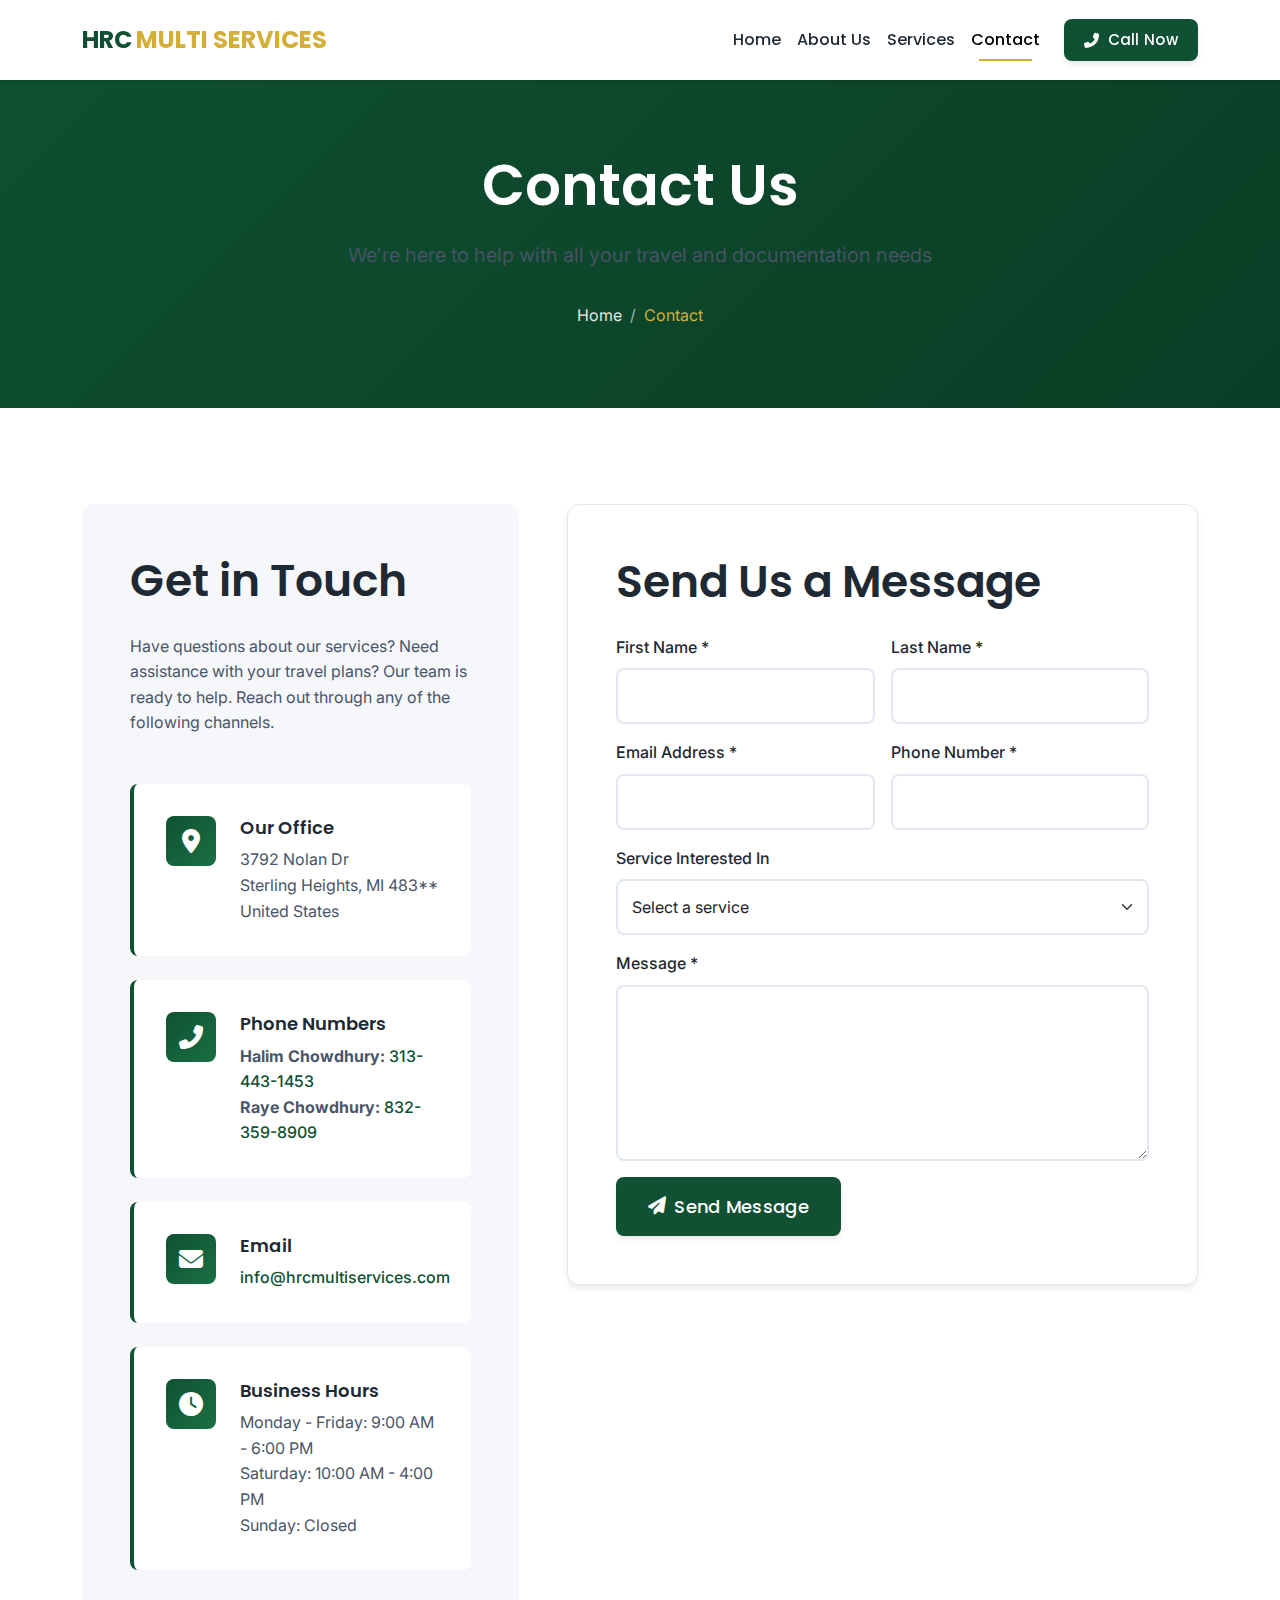
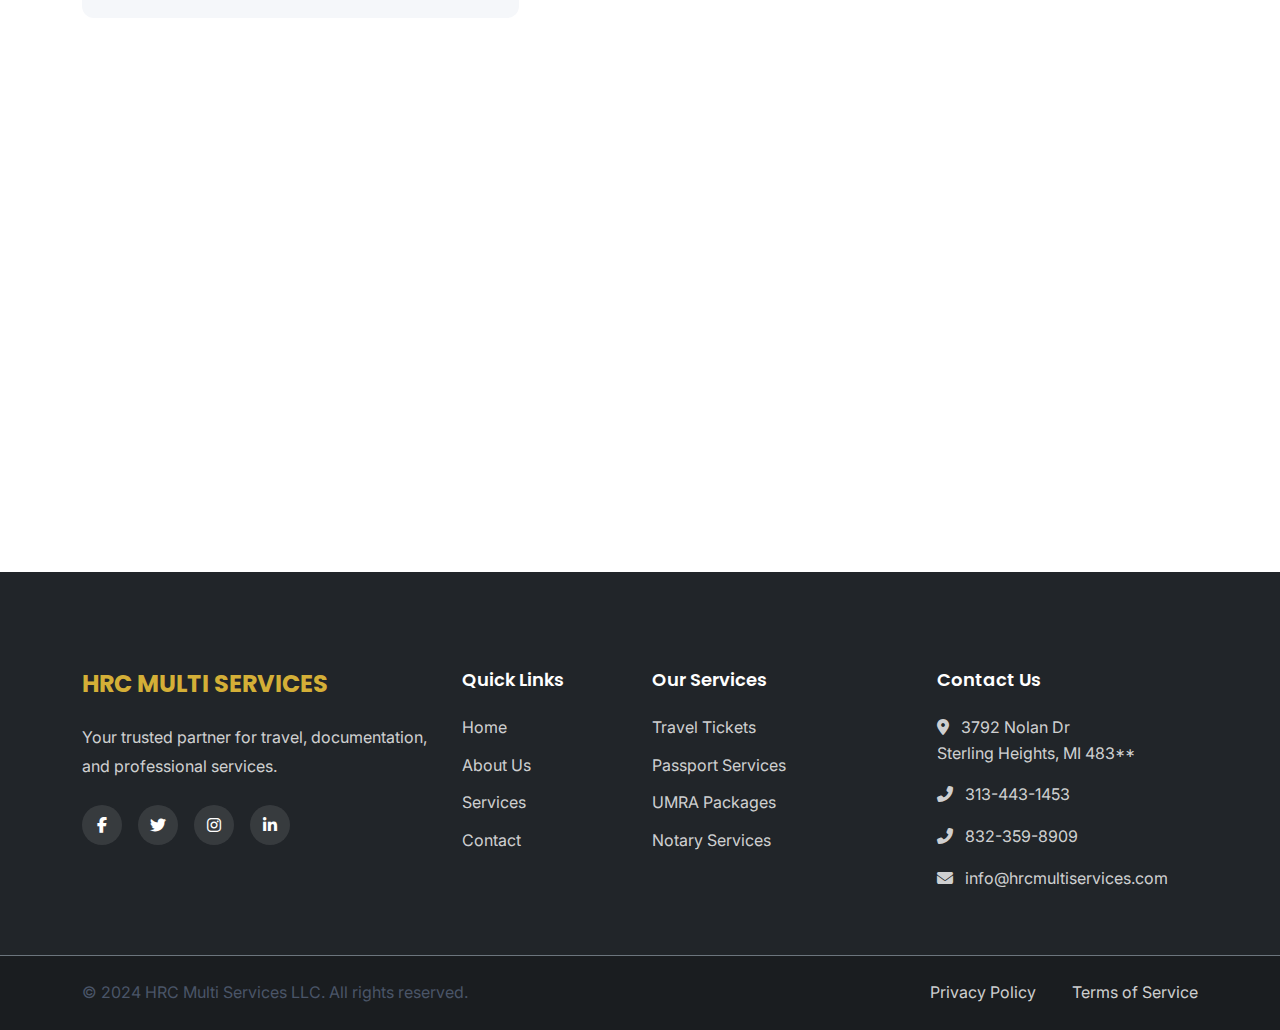
<file: contact.html>
<!DOCTYPE html>
<html lang="en">
<head>
    <meta charset="UTF-8">
    <meta name="viewport" content="width=device-width, initial-scale=1.0">
    <meta name="description" content="Contact HRC Multi Services LLC for all your travel and documentation needs. Located in Sterling Heights, Michigan. Call 313-443-1453 or 832-359-8909.">
    <title>Contact Us | HRC Multi Services LLC</title>
    
    <link href="https://cdn.jsdelivr.net/npm/bootstrap@5.3.2/dist/css/bootstrap.min.css" rel="stylesheet">
    <link href="https://fonts.googleapis.com/css2?family=Poppins:wght@300;400;500;600;700;800&family=Inter:wght@300;400;500;600;700&display=swap" rel="stylesheet">
    <link rel="stylesheet" href="https://cdnjs.cloudflare.com/ajax/libs/font-awesome/6.5.1/css/all.min.css">
    <link rel="stylesheet" href="css/style.css">
</head>
<body>
    
    <!-- Header -->
    <header class="header-main" id="header">
        <nav class="navbar navbar-expand-lg navbar-light bg-white fixed-top shadow-sm">
            <div class="container">
                <a class="navbar-brand" href="index.html">
                    <span class="brand-text">HRC</span>
                    <span class="brand-accent">MULTI SERVICES</span>
                </a>
                
                <button class="navbar-toggler" type="button" data-bs-toggle="collapse" data-bs-target="#navbarNav">
                    <span class="navbar-toggler-icon"></span>
                </button>
                
                <div class="collapse navbar-collapse" id="navbarNav">
                    <ul class="navbar-nav ms-auto align-items-lg-center">
                        <li class="nav-item">
                            <a class="nav-link" href="index.html">Home</a>
                        </li>
                        <li class="nav-item">
                            <a class="nav-link" href="about.html">About Us</a>
                        </li>
                        <li class="nav-item">
                            <a class="nav-link" href="services.html">Services</a>
                        </li>
                        <li class="nav-item">
                            <a class="nav-link active" href="contact.html">Contact</a>
                        </li>
                        <li class="nav-item ms-lg-3">
                            <a class="btn btn-primary btn-nav-cta" href="tel:3134431453">
                                <i class="fas fa-phone-alt me-2"></i>Call Now
                            </a>
                        </li>
                    </ul>
                </div>
            </div>
        </nav>
    </header>

    <!-- Page Header -->
    <section class="page-header">
        <div class="container">
            <div class="row">
                <div class="col-lg-8 mx-auto text-center">
                    <h1 class="page-title">Contact Us</h1>
                    <p class="page-subtitle">We're here to help with all your travel and documentation needs</p>
                    <nav aria-label="breadcrumb">
                        <ol class="breadcrumb justify-content-center">
                            <li class="breadcrumb-item"><a href="index.html">Home</a></li>
                            <li class="breadcrumb-item active" aria-current="page">Contact</li>
                        </ol>
                    </nav>
                </div>
            </div>
        </div>
    </section>

    <!-- Contact Section -->
    <section class="contact-section py-5">
        <div class="container py-5">
            <div class="row g-5">
                <!-- Contact Information -->
                <div class="col-lg-5">
                    <div class="contact-info-wrapper">
                        <h2 class="mb-4">Get in Touch</h2>
                        <p class="mb-5">Have questions about our services? Need assistance with your travel plans? Our team is ready to help. Reach out through any of the following channels.</p>
                        
                        <div class="contact-info-card mb-4">
                            <div class="contact-info-icon">
                                <i class="fas fa-map-marker-alt"></i>
                            </div>
                            <div class="contact-info-content">
                                <h4>Our Office</h4>
                                <p>3792 Nolan Dr<br>Sterling Heights, MI 483**<br>United States</p>
                            </div>
                        </div>
                        
                        <div class="contact-info-card mb-4">
                            <div class="contact-info-icon">
                                <i class="fas fa-phone-alt"></i>
                            </div>
                            <div class="contact-info-content">
                                <h4>Phone Numbers</h4>
                                <p>
                                    <strong>Halim Chowdhury:</strong> <a href="tel:3134431453">313-443-1453</a><br>
                                    <strong>Raye Chowdhury:</strong> <a href="tel:8323598909">832-359-8909</a>
                                </p>
                            </div>
                        </div>
                        
                        <div class="contact-info-card mb-4">
                            <div class="contact-info-icon">
                                <i class="fas fa-envelope"></i>
                            </div>
                            <div class="contact-info-content">
                                <h4>Email</h4>
                                <p><a href="mailto:info@hrcmultiservices.com">info@hrcmultiservices.com</a></p>
                            </div>
                        </div>
                        
                        <div class="contact-info-card">
                            <div class="contact-info-icon">
                                <i class="fas fa-clock"></i>
                            </div>
                            <div class="contact-info-content">
                                <h4>Business Hours</h4>
                                <p>
                                    Monday - Friday: 9:00 AM - 6:00 PM<br>
                                    Saturday: 10:00 AM - 4:00 PM<br>
                                    Sunday: Closed
                                </p>
                            </div>
                        </div>
                    </div>
                </div>
                
                <!-- Contact Form -->
                <!-- WordPress: Contact Form 7 or Gravity Forms -->
                <div class="col-lg-7">
                    <div class="contact-form-wrapper">
                        <h2 class="mb-4">Send Us a Message</h2>
                        <form id="contactForm" class="contact-form">
                            <div class="row g-3">
                                <div class="col-md-6">
                                    <label for="firstName" class="form-label">First Name *</label>
                                    <input type="text" class="form-control" id="firstName" required>
                                </div>
                                <div class="col-md-6">
                                    <label for="lastName" class="form-label">Last Name *</label>
                                    <input type="text" class="form-control" id="lastName" required>
                                </div>
                                <div class="col-md-6">
                                    <label for="email" class="form-label">Email Address *</label>
                                    <input type="email" class="form-control" id="email" required>
                                </div>
                                <div class="col-md-6">
                                    <label for="phone" class="form-label">Phone Number *</label>
                                    <input type="tel" class="form-control" id="phone" required>
                                </div>
                                <div class="col-12">
                                    <label for="service" class="form-label">Service Interested In</label>
                                    <select class="form-select" id="service">
                                        <option value="">Select a service</option>
                                        <option value="travel">Worldwide Travel Ticket</option>
                                        <option value="nvr">No Visa Required (NVR)</option>
                                        <option value="passport">Passport Services</option>
                                        <option value="photo">Passport Photograph</option>
                                        <option value="airport">Airport Services</option>
                                        <option value="umra">UMRA Visa, Hotel & Flights</option>
                                        <option value="notary">Notary Services</option>
                                        <option value="other">Other</option>
                                    </select>
                                </div>
                                <div class="col-12">
                                    <label for="message" class="form-label">Message *</label>
                                    <textarea class="form-control" id="message" rows="6" required></textarea>
                                </div>
                                <div class="col-12">
                                    <button type="submit" class="btn btn-primary btn-lg">
                                        <i class="fas fa-paper-plane me-2"></i>Send Message
                                    </button>
                                </div>
                            </div>
                        </form>
                    </div>
                </div>
            </div>
        </div>
    </section>

    <!-- Map Section -->
    <section class="map-section">
        <div class="container-fluid p-0">
            <div class="map-container">
                <!-- WordPress: Google Maps embed or plugin -->
                <iframe 
                    src="https://www.google.com/maps/embed?pb=!1m18!1m12!1m3!1d2939.8!2d-83.0!3d42.6!2m3!1f0!2f0!3f0!3m2!1i1024!2i768!4f13.1!3m3!1m2!1s0x0%3A0x0!2zNDLCsDM2JzAwLjAiTiA4M8KwMDAnMDAuMCJX!5e0!3m2!1sen!2sus!4v1234567890"
width="100%"
height="450"
style="border:0;"
allowfullscreen=""
loading="lazy"
referrerpolicy="no-referrer-when-downgrade">
</iframe>
</div>
</div>
</section>
<!-- Footer -->
<footer class="footer bg-dark text-white pt-5">
    <div class="container py-5">
        <div class="row g-4">
            <div class="col-lg-4 col-md-6">
                <h3 class="footer-brand mb-4">HRC MULTI SERVICES</h3>
                <p class="footer-text mb-4">Your trusted partner for travel, documentation, and professional services.</p>
                <div class="social-links">
                    <a href="#" class="social-link" aria-label="Facebook"><i class="fab fa-facebook-f"></i></a>
                    <a href="#" class="social-link" aria-label="Twitter"><i class="fab fa-twitter"></i></a>
                    <a href="#" class="social-link" aria-label="Instagram"><i class="fab fa-instagram"></i></a>
                    <a href="#" class="social-link" aria-label="LinkedIn"><i class="fab fa-linkedin-in"></i></a>
                </div>
            </div>
            
            <div class="col-lg-2 col-md-6">
                <h4 class="footer-heading mb-4">Quick Links</h4>
                <ul class="footer-links list-unstyled">
                    <li><a href="index.html">Home</a></li>
                    <li><a href="about.html">About Us</a></li>
                    <li><a href="services.html">Services</a></li>
                    <li><a href="contact.html">Contact</a></li>
                </ul>
            </div>
            
            <div class="col-lg-3 col-md-6">
                <h4 class="footer-heading mb-4">Our Services</h4>
                <ul class="footer-links list-unstyled">
                    <li><a href="service-travel.html">Travel Tickets</a></li>
                    <li><a href="service-passport.html">Passport Services</a></li>
                    <li><a href="service-umra.html">UMRA Packages</a></li>
                    <li><a href="service-notary.html">Notary Services</a></li>
                </ul>
            </div>
            
            <div class="col-lg-3 col-md-6">
                <h4 class="footer-heading mb-4">Contact Us</h4>
                <ul class="footer-contact list-unstyled">
                    <li class="mb-3">
                        <i class="fas fa-map-marker-alt me-2"></i>
                        <span>3792 Nolan Dr<br>Sterling Heights, MI 483**</span>
                    </li>
                    <li class="mb-3">
                        <i class="fas fa-phone-alt me-2"></i>
                        <a href="tel:3134431453">313-443-1453</a>
                    </li>
                    <li class="mb-3">
                        <i class="fas fa-phone-alt me-2"></i>
                        <a href="tel:8323598909">832-359-8909</a>
                    </li>
                    <li>
                        <i class="fas fa-envelope me-2"></i>
                        <a href="mailto:info@hrcmultiservices.com">info@hrcmultiservices.com</a>
                    </li>
                </ul>
            </div>
        </div>
    </div>
    
    <div class="footer-bottom py-4 border-top border-secondary">
        <div class="container">
            <div class="row align-items-center">
                <div class="col-md-6 text-center text-md-start mb-3 mb-md-0">
                    <p class="mb-0">&copy; 2024 HRC Multi Services LLC. All rights reserved.</p>
                </div>
                <div class="col-md-6 text-center text-md-end">
                    <a href="privacy-policy.html" class="footer-bottom-link me-3">Privacy Policy</a>
                    <a href="terms-of-service.html" class="footer-bottom-link">Terms of Service</a>
                </div>
            </div>
        </div>
    </div>
</footer>

<button class="back-to-top" id="backToTop">
    <i class="fas fa-chevron-up"></i>
</button>

<script src="https://cdn.jsdelivr.net/npm/bootstrap@5.3.2/dist/js/bootstrap.bundle.min.js"></script>
<script src="https://unpkg.com/aos@2.3.1/dist/aos.js"></script>
<script src="js/main.js"></script>
</file>
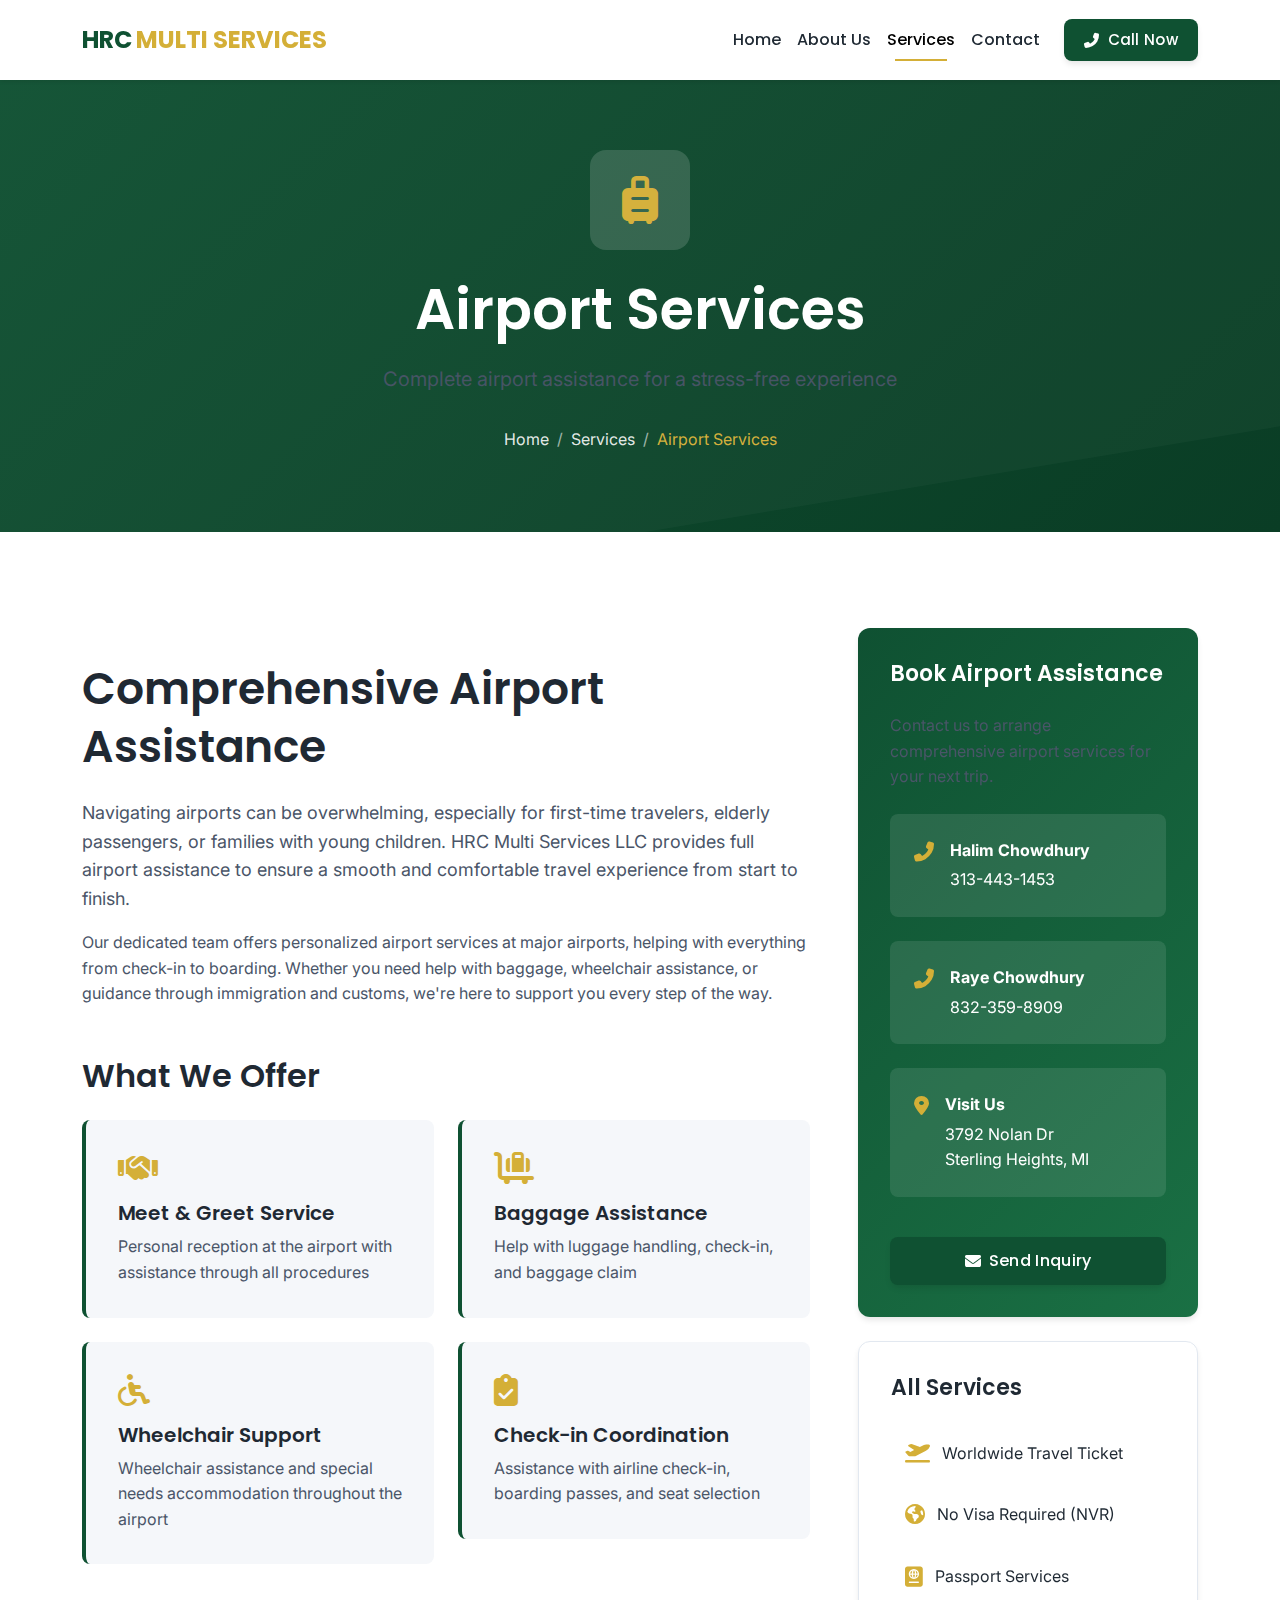
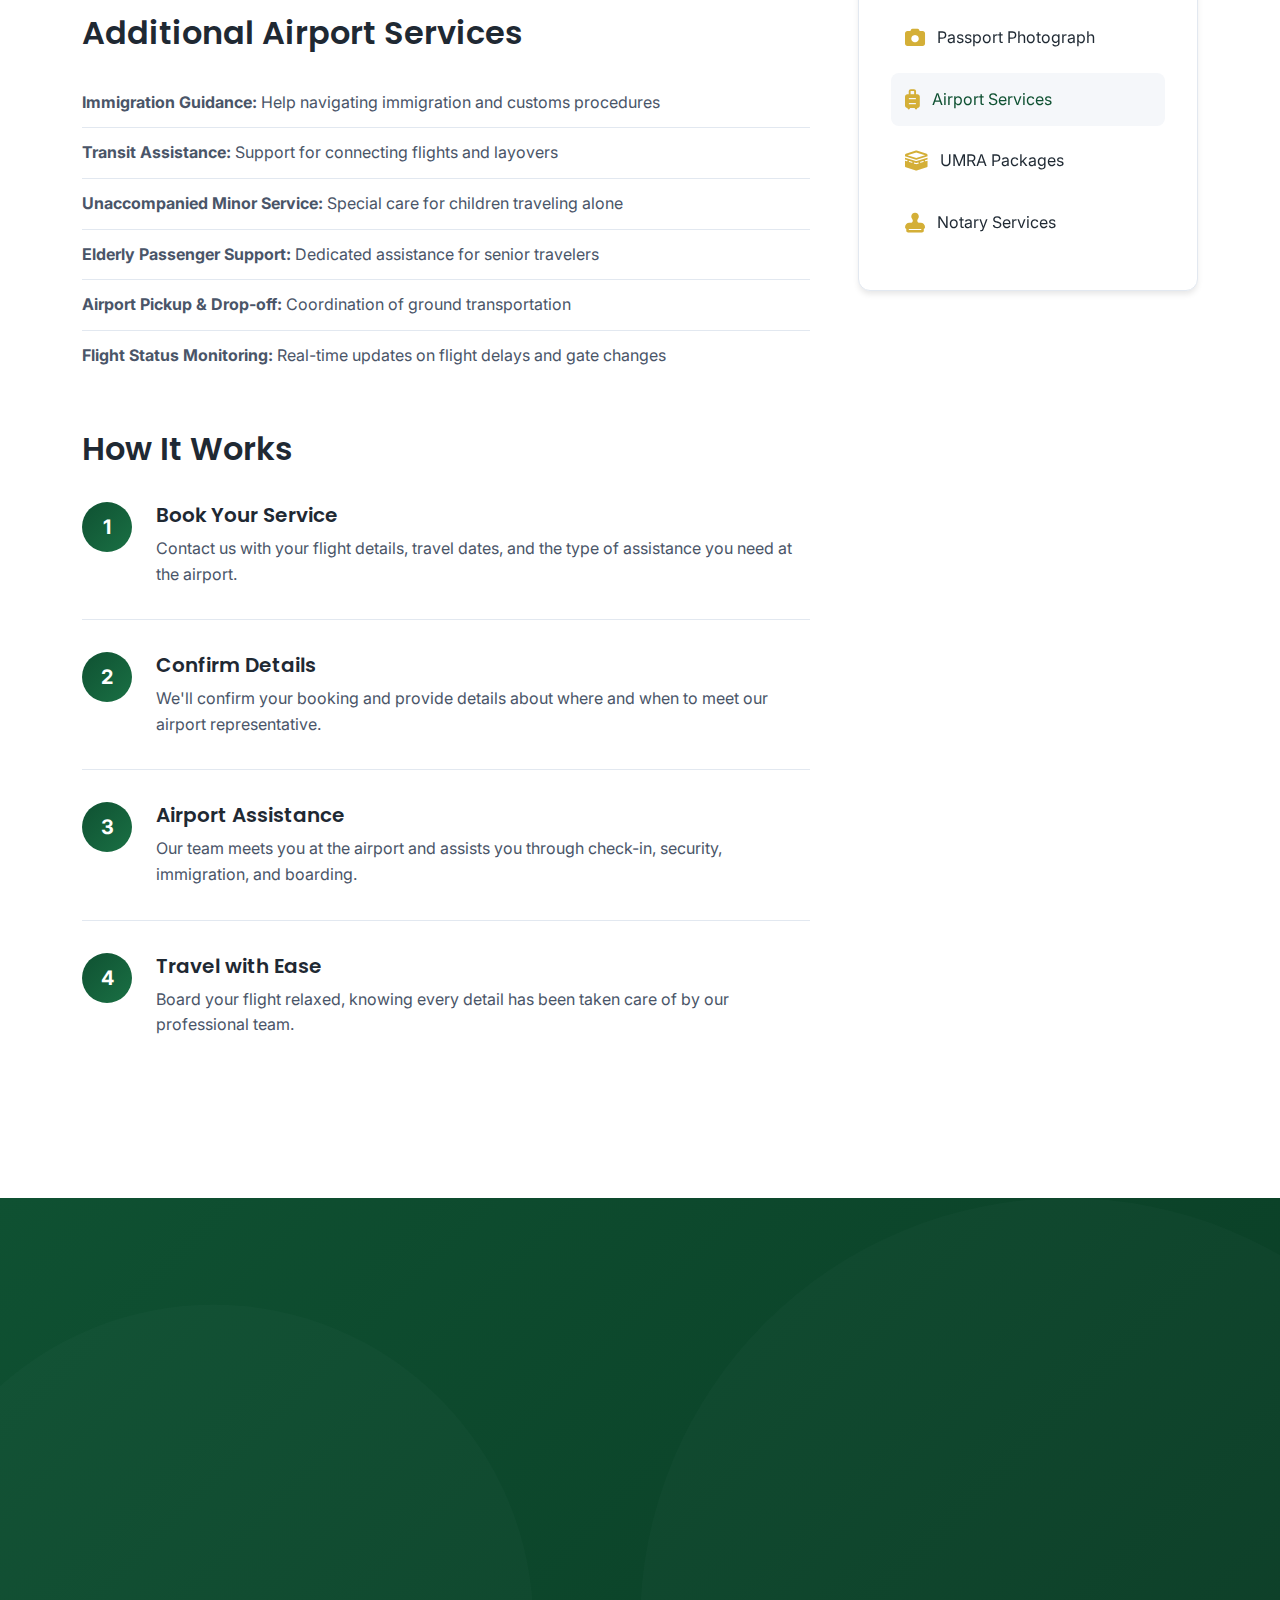
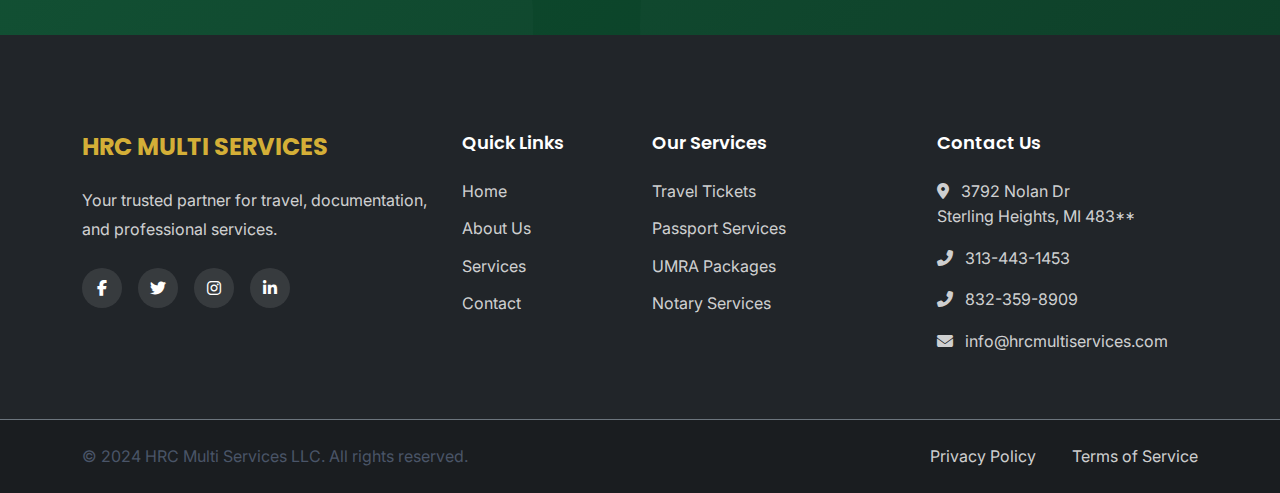
<file: service-airport.html>
<!DOCTYPE html>
<html lang="en">
<head>
    <meta charset="UTF-8">
    <meta name="viewport" content="width=device-width, initial-scale=1.0">
    <meta name="description" content="Comprehensive airport assistance services at HRC Multi Services LLC. Meet and greet, baggage help, wheelchair support, and complete travel coordination.">
    <title>Airport Services | HRC Multi Services LLC</title>

    <link href="https://cdn.jsdelivr.net/npm/bootstrap@5.3.2/dist/css/bootstrap.min.css" rel="stylesheet">
    <link href="https://fonts.googleapis.com/css2?family=Poppins:wght@300;400;500;600;700;800&family=Inter:wght@300;400;500;600;700&display=swap" rel="stylesheet">
    <link rel="stylesheet" href="https://cdnjs.cloudflare.com/ajax/libs/font-awesome/6.5.1/css/all.min.css">
    <link rel="stylesheet" href="css/style.css">
</head>
<body>

    <!-- Header -->
    <header class="header-main" id="header">
        <nav class="navbar navbar-expand-lg navbar-light bg-white fixed-top shadow-sm">
            <div class="container">
                <a class="navbar-brand" href="index.html">
                    <span class="brand-text">HRC</span>
                    <span class="brand-accent">MULTI SERVICES</span>
                </a>

                <button class="navbar-toggler" type="button" data-bs-toggle="collapse" data-bs-target="#navbarNav">
                    <span class="navbar-toggler-icon"></span>
                </button>

                <div class="collapse navbar-collapse" id="navbarNav">
                    <ul class="navbar-nav ms-auto align-items-lg-center">
                        <li class="nav-item">
                            <a class="nav-link" href="index.html">Home</a>
                        </li>
                        <li class="nav-item">
                            <a class="nav-link" href="about.html">About Us</a>
                        </li>
                        <li class="nav-item">
                            <a class="nav-link active" href="services.html">Services</a>
                        </li>
                        <li class="nav-item">
                            <a class="nav-link" href="contact.html">Contact</a>
                        </li>
                        <li class="nav-item ms-lg-3">
                            <a class="btn btn-primary btn-nav-cta" href="tel:3134431453">
                                <i class="fas fa-phone-alt me-2"></i>Call Now
                            </a>
                        </li>
                    </ul>
                </div>
            </div>
        </nav>
    </header>

    <!-- Service Header -->
    <section class="service-header">
        <div class="service-header-overlay"></div>
        <div class="container">
            <div class="row">
                <div class="col-lg-8 mx-auto text-center">
                    <div class="service-icon-large mb-4">
                        <i class="fas fa-suitcase-rolling"></i>
                    </div>
                    <h1 class="service-page-title">Airport Services</h1>
                    <p class="service-page-subtitle">Complete airport assistance for a stress-free experience</p>
                    <nav aria-label="breadcrumb">
                        <ol class="breadcrumb justify-content-center">
                            <li class="breadcrumb-item"><a href="index.html">Home</a></li>
                            <li class="breadcrumb-item"><a href="services.html">Services</a></li>
                            <li class="breadcrumb-item active" aria-current="page">Airport Services</li>
                        </ol>
                    </nav>
                </div>
            </div>
        </div>
    </section>

    <!-- Service Content -->
    <section class="service-content py-5">
        <div class="container py-5">
            <div class="row g-5">
                <div class="col-lg-8">
                    <div class="service-details">
                        <h2 class="mb-4">Comprehensive Airport Assistance</h2>
                        <p class="lead">Navigating airports can be overwhelming, especially for first-time travelers, elderly passengers, or families with young children. HRC Multi Services LLC provides full airport assistance to ensure a smooth and comfortable travel experience from start to finish.</p>

                        <p>Our dedicated team offers personalized airport services at major airports, helping with everything from check-in to boarding. Whether you need help with baggage, wheelchair assistance, or guidance through immigration and customs, we're here to support you every step of the way.</p>

                        <h3 class="mt-5 mb-4">What We Offer</h3>
                        <div class="row g-4 mb-5">
                            <div class="col-md-6">
                                <div class="service-feature-box">
                                    <i class="fas fa-handshake"></i>
                                    <h4>Meet & Greet Service</h4>
                                    <p>Personal reception at the airport with assistance through all procedures</p>
                                </div>
                            </div>
                            <div class="col-md-6">
                                <div class="service-feature-box">
                                    <i class="fas fa-luggage-cart"></i>
                                    <h4>Baggage Assistance</h4>
                                    <p>Help with luggage handling, check-in, and baggage claim</p>
                                </div>
                            </div>
                            <div class="col-md-6">
                                <div class="service-feature-box">
                                    <i class="fas fa-wheelchair"></i>
                                    <h4>Wheelchair Support</h4>
                                    <p>Wheelchair assistance and special needs accommodation throughout the airport</p>
                                </div>
                            </div>
                            <div class="col-md-6">
                                <div class="service-feature-box">
                                    <i class="fas fa-clipboard-check"></i>
                                    <h4>Check-in Coordination</h4>
                                    <p>Assistance with airline check-in, boarding passes, and seat selection</p>
                                </div>
                            </div>
                        </div>

                        <h3 class="mt-5 mb-4">Additional Airport Services</h3>
                        <ul class="destination-list">
                            <li><strong>Immigration Guidance:</strong> Help navigating immigration and customs procedures</li>
                            <li><strong>Transit Assistance:</strong> Support for connecting flights and layovers</li>
                            <li><strong>Unaccompanied Minor Service:</strong> Special care for children traveling alone</li>
                            <li><strong>Elderly Passenger Support:</strong> Dedicated assistance for senior travelers</li>
                            <li><strong>Airport Pickup & Drop-off:</strong> Coordination of ground transportation</li>
                            <li><strong>Flight Status Monitoring:</strong> Real-time updates on flight delays and gate changes</li>
                        </ul>

                        <h3 class="mt-5 mb-4">How It Works</h3>
                        <div class="process-steps">
                            <div class="step">
                                <div class="step-number">1</div>
                                <div class="step-content">
                                    <h4>Book Your Service</h4>
                                    <p>Contact us with your flight details, travel dates, and the type of assistance you need at the airport.</p>
                                </div>
                            </div>
                            <div class="step">
                                <div class="step-number">2</div>
                                <div class="step-content">
                                    <h4>Confirm Details</h4>
                                    <p>We'll confirm your booking and provide details about where and when to meet our airport representative.</p>
                                </div>
                            </div>
                            <div class="step">
                                <div class="step-number">3</div>
                                <div class="step-content">
                                    <h4>Airport Assistance</h4>
                                    <p>Our team meets you at the airport and assists you through check-in, security, immigration, and boarding.</p>
                                </div>
                            </div>
                            <div class="step">
                                <div class="step-number">4</div>
                                <div class="step-content">
                                    <h4>Travel with Ease</h4>
                                    <p>Board your flight relaxed, knowing every detail has been taken care of by our professional team.</p>
                                </div>
                            </div>
                        </div>
                    </div>
                </div>

                <!-- Sidebar -->
                <div class="col-lg-4">
                    <div class="service-sidebar">
                        <div class="sidebar-card contact-card mb-4">
                            <h3 class="sidebar-title">Book Airport Assistance</h3>
                            <p>Contact us to arrange comprehensive airport services for your next trip.</p>
                            <div class="contact-info">
                                <div class="contact-item">
                                    <i class="fas fa-phone-alt"></i>
                                    <div>
                                        <strong>Halim Chowdhury</strong>
                                        <a href="tel:3134431453">313-443-1453</a>
                                    </div>
                                </div>
                                <div class="contact-item">
                                    <i class="fas fa-phone-alt"></i>
                                    <div>
                                        <strong>Raye Chowdhury</strong>
                                        <a href="tel:8323598909">832-359-8909</a>
                                    </div>
                                </div>
                                <div class="contact-item">
                                    <i class="fas fa-map-marker-alt"></i>
                                    <div>
                                        <strong>Visit Us</strong>
                                        <span>3792 Nolan Dr<br>Sterling Heights, MI</span>
                                    </div>
                                </div>
                            </div>
                            <a href="contact.html" class="btn btn-primary w-100 mt-3">
                                <i class="fas fa-envelope me-2"></i>Send Inquiry
                            </a>
                        </div>

                        <div class="sidebar-card">
                            <h3 class="sidebar-title">All Services</h3>
                            <ul class="sidebar-services">
                                <li>
                                    <a href="service-travel.html">
                                        <i class="fas fa-plane-departure"></i>
                                        Worldwide Travel Ticket
                                    </a>
                                </li>
                                <li>
                                    <a href="service-nvr.html">
                                        <i class="fas fa-globe-americas"></i>
                                        No Visa Required (NVR)
                                    </a>
                                </li>
                                <li>
                                    <a href="service-passport.html">
                                        <i class="fas fa-passport"></i>
                                        Passport Services
                                    </a>
                                </li>
                                <li>
                                    <a href="service-photo.html">
                                        <i class="fas fa-camera"></i>
                                        Passport Photograph
                                    </a>
                                </li>
                                <li class="active">
                                    <a href="service-airport.html">
                                        <i class="fas fa-suitcase-rolling"></i>
                                        Airport Services
                                    </a>
                                </li>
                                <li>
                                    <a href="service-umra.html">
                                        <i class="fas fa-kaaba"></i>
                                        UMRA Packages
                                    </a>
                                </li>
                                <li>
                                    <a href="service-notary.html">
                                        <i class="fas fa-stamp"></i>
                                        Notary Services
                                    </a>
                                </li>
                            </ul>
                        </div>
                    </div>
                </div>
            </div>
        </div>
    </section>

    <!-- CTA Section -->
    <section class="cta-section py-5">
        <div class="container py-5">
            <div class="row">
                <div class="col-lg-10 mx-auto">
                    <div class="cta-box text-center" data-aos="zoom-in">
                        <h2 class="cta-title mb-4">Need Airport Assistance?</h2>
                        <p class="cta-text mb-5">Let us handle the airport details so you can focus on your journey. Book your assistance today.</p>
                        <div class="cta-buttons">
                            <a href="contact.html" class="btn btn-light btn-lg me-3 mb-3">
                                <i class="fas fa-envelope me-2"></i>Contact Us
                            </a>
                            <a href="tel:3134431453" class="btn btn-outline-light btn-lg mb-3">
                                <i class="fas fa-phone-alt me-2"></i>313-443-1453
                            </a>
                        </div>
                    </div>
                </div>
            </div>
        </div>
    </section>

    <!-- Footer -->
    <footer class="footer bg-dark text-white pt-5">
        <div class="container py-5">
            <div class="row g-4">
                <div class="col-lg-4 col-md-6">
                    <h3 class="footer-brand mb-4">HRC MULTI SERVICES</h3>
                    <p class="footer-text mb-4">Your trusted partner for travel, documentation, and professional services.</p>
                    <div class="social-links">
                        <a href="#" class="social-link" aria-label="Facebook"><i class="fab fa-facebook-f"></i></a>
                        <a href="#" class="social-link" aria-label="Twitter"><i class="fab fa-twitter"></i></a>
                        <a href="#" class="social-link" aria-label="Instagram"><i class="fab fa-instagram"></i></a>
                        <a href="#" class="social-link" aria-label="LinkedIn"><i class="fab fa-linkedin-in"></i></a>
                    </div>
                </div>

                <div class="col-lg-2 col-md-6">
                    <h4 class="footer-heading mb-4">Quick Links</h4>
                    <ul class="footer-links list-unstyled">
                        <li><a href="index.html">Home</a></li>
                        <li><a href="about.html">About Us</a></li>
                        <li><a href="services.html">Services</a></li>
                        <li><a href="contact.html">Contact</a></li>
                    </ul>
                </div>

                <div class="col-lg-3 col-md-6">
                    <h4 class="footer-heading mb-4">Our Services</h4>
                    <ul class="footer-links list-unstyled">
                        <li><a href="service-travel.html">Travel Tickets</a></li>
                        <li><a href="service-passport.html">Passport Services</a></li>
                        <li><a href="service-umra.html">UMRA Packages</a></li>
                        <li><a href="service-notary.html">Notary Services</a></li>
                    </ul>
                </div>

                <div class="col-lg-3 col-md-6">
                    <h4 class="footer-heading mb-4">Contact Us</h4>
                    <ul class="footer-contact list-unstyled">
                        <li class="mb-3">
                            <i class="fas fa-map-marker-alt me-2"></i>
                            <span>3792 Nolan Dr<br>Sterling Heights, MI 483**</span>
                        </li>
                        <li class="mb-3">
                            <i class="fas fa-phone-alt me-2"></i>
                            <a href="tel:3134431453">313-443-1453</a>
                        </li>
                        <li class="mb-3">
                            <i class="fas fa-phone-alt me-2"></i>
                            <a href="tel:8323598909">832-359-8909</a>
                        </li>
                        <li>
                            <i class="fas fa-envelope me-2"></i>
                            <a href="mailto:info@hrcmultiservices.com">info@hrcmultiservices.com</a>
                        </li>
                    </ul>
                </div>
            </div>
        </div>

        <div class="footer-bottom py-4 border-top border-secondary">
            <div class="container">
                <div class="row align-items-center">
                    <div class="col-md-6 text-center text-md-start mb-3 mb-md-0">
                        <p class="mb-0">&copy; 2024 HRC Multi Services LLC. All rights reserved.</p>
                    </div>
                    <div class="col-md-6 text-center text-md-end">
                        <a href="privacy-policy.html" class="footer-bottom-link me-3">Privacy Policy</a>
                        <a href="terms-of-service.html" class="footer-bottom-link">Terms of Service</a>
                    </div>
                </div>
            </div>
        </div>
    </footer>

    <button class="back-to-top" id="backToTop" aria-label="Back to top">
        <i class="fas fa-chevron-up"></i>
    </button>

    <script src="https://cdn.jsdelivr.net/npm/bootstrap@5.3.2/dist/js/bootstrap.bundle.min.js"></script>
    <script src="https://unpkg.com/aos@2.3.1/dist/aos.js"></script>
    <script src="js/main.js"></script>
</body>
</html>
</file>
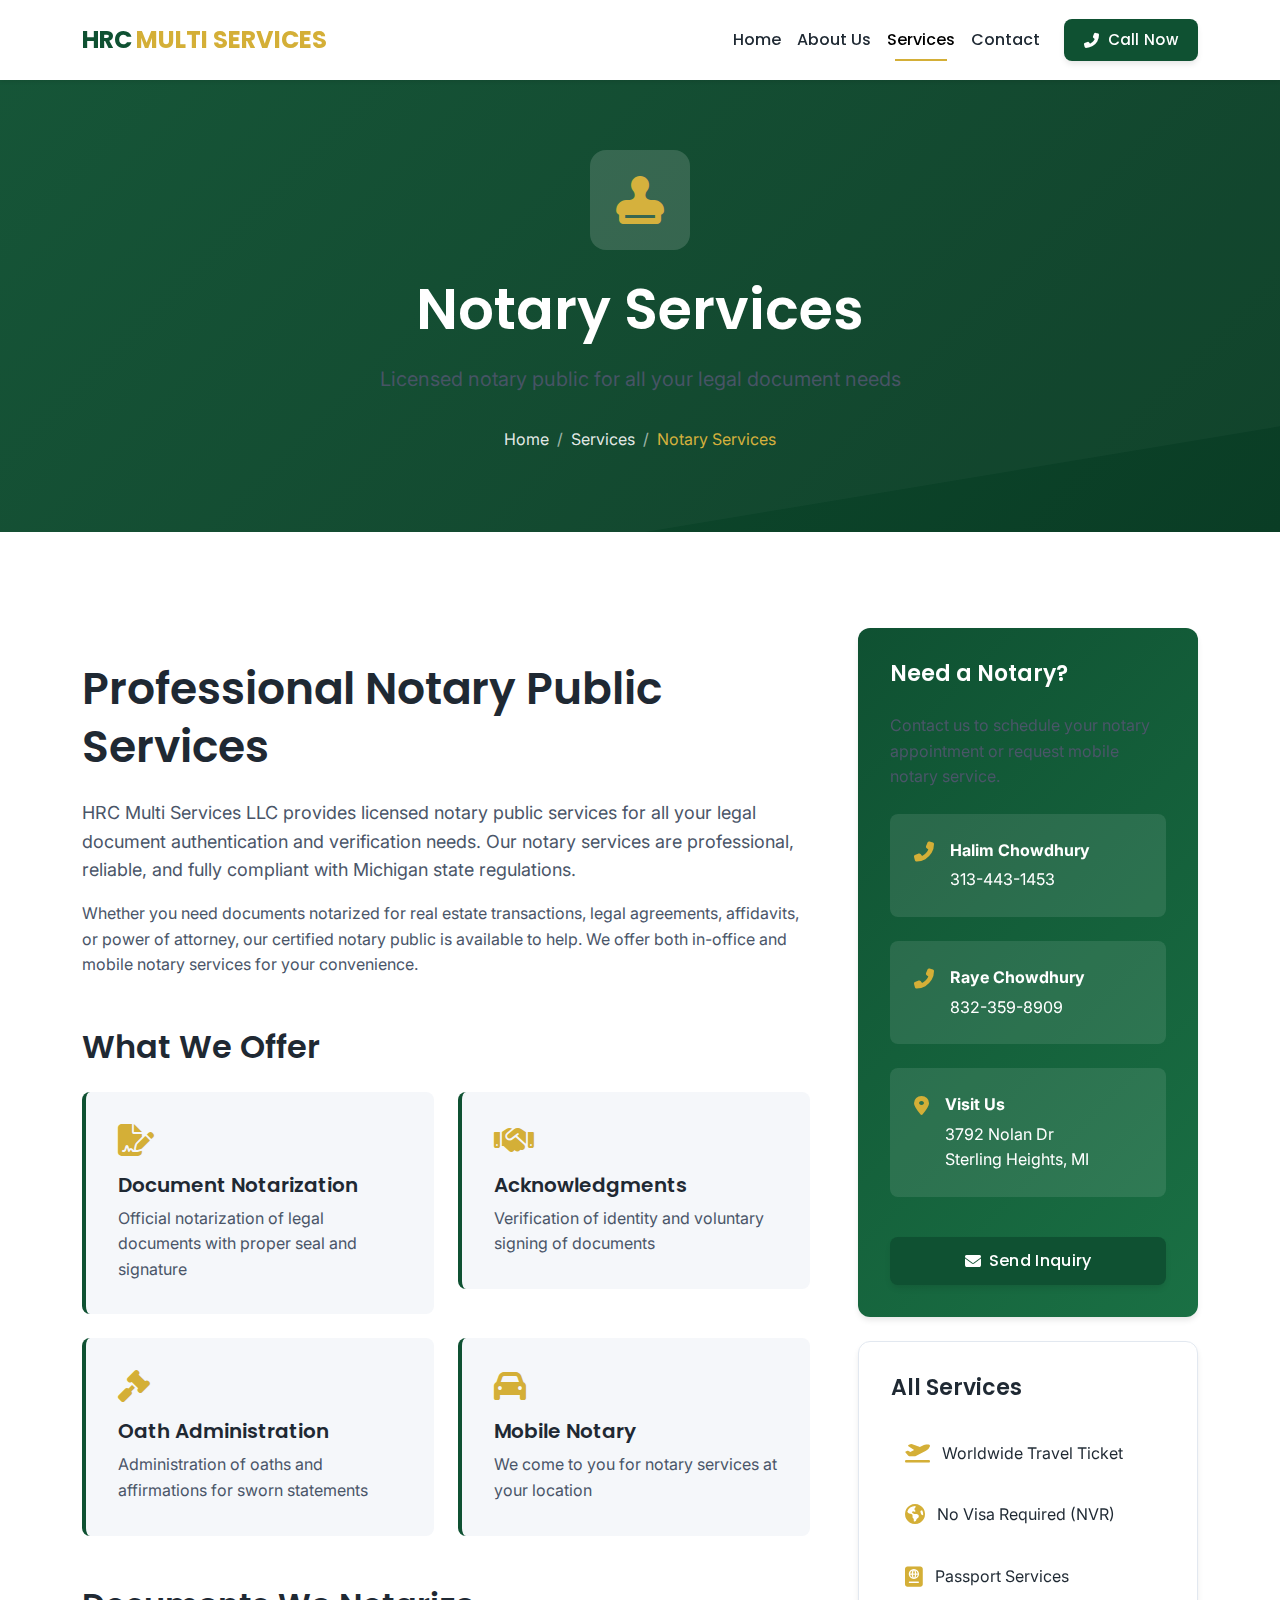
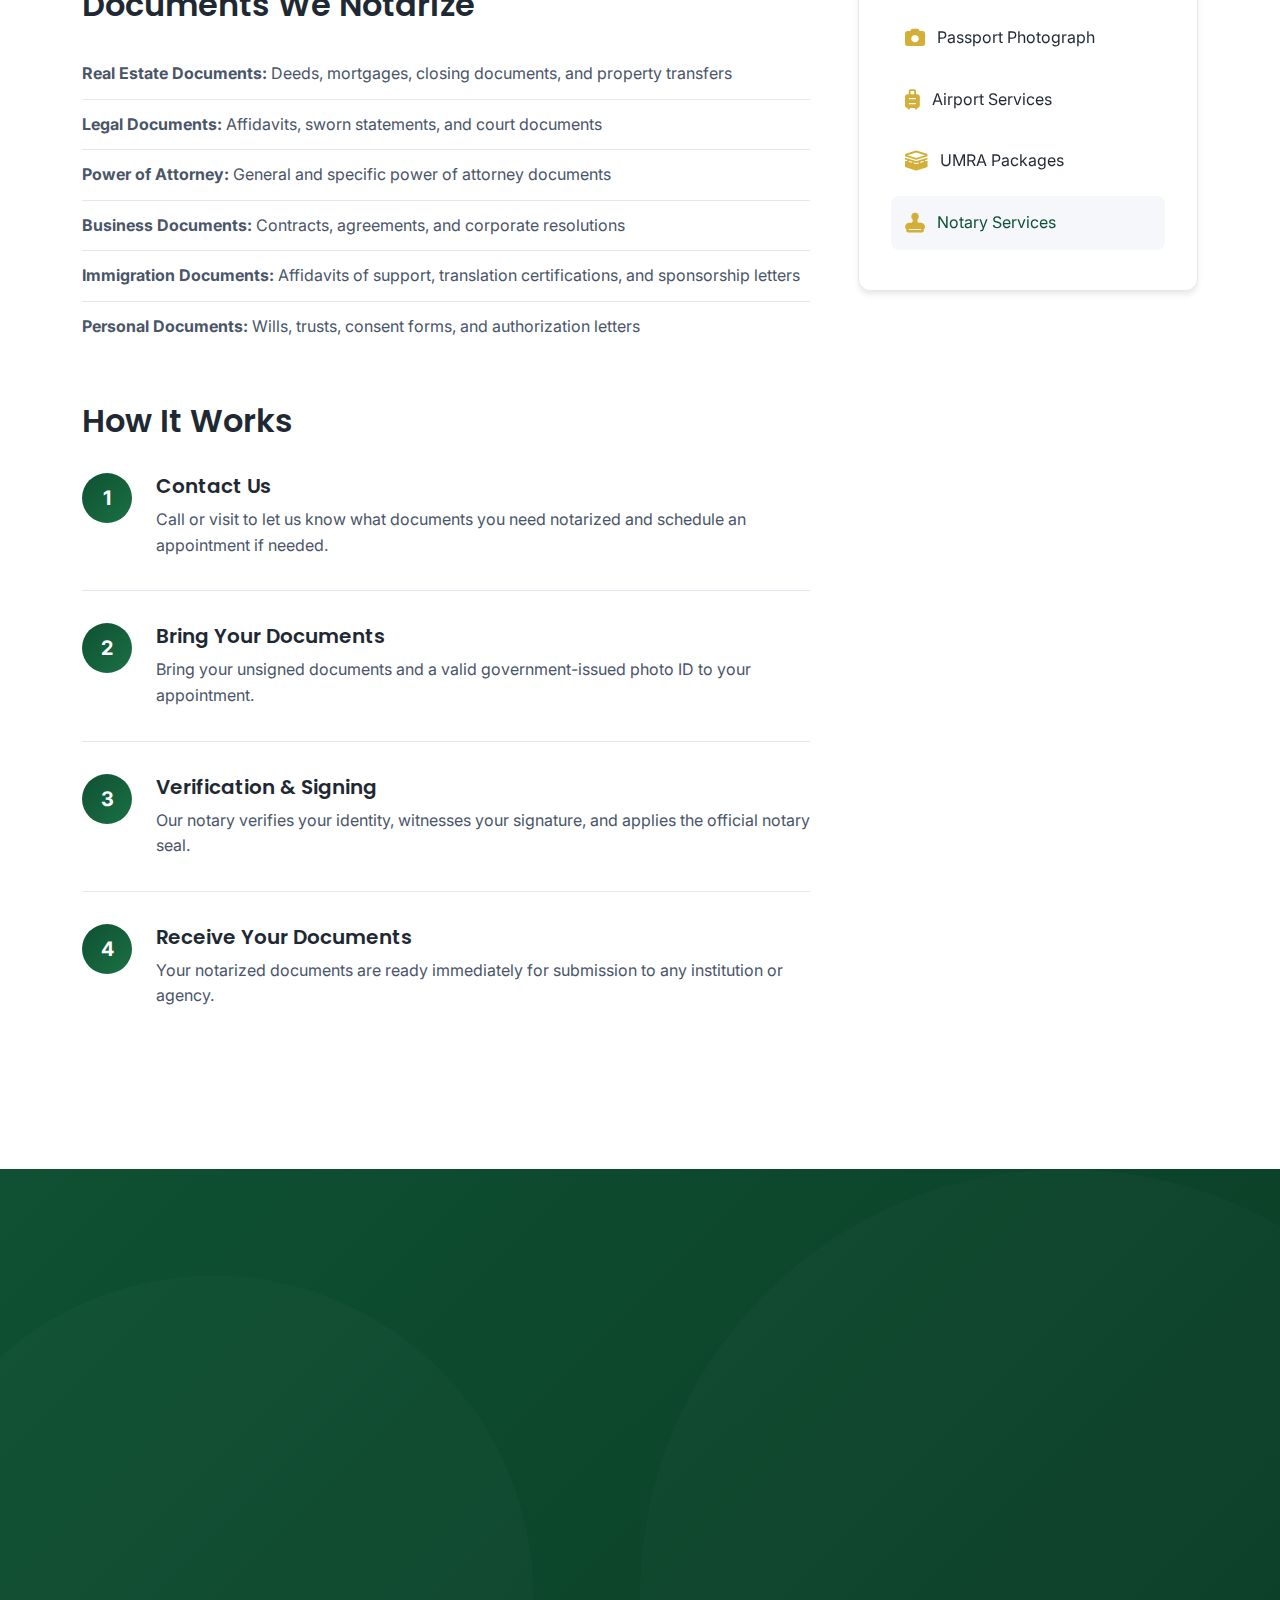
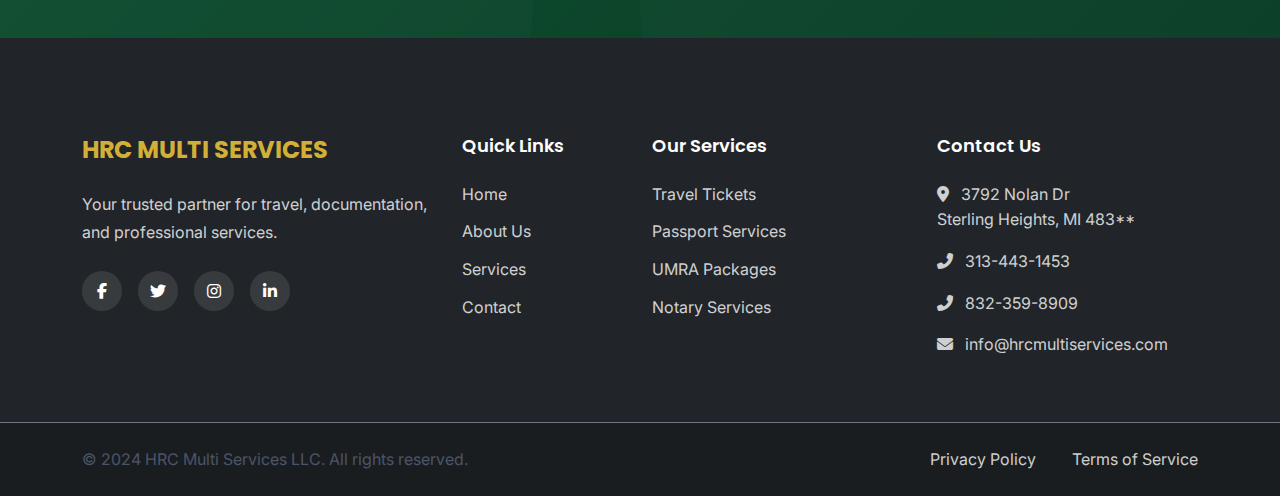
<file: service-notary.html>
<!DOCTYPE html>
<html lang="en">
<head>
    <meta charset="UTF-8">
    <meta name="viewport" content="width=device-width, initial-scale=1.0">
    <meta name="description" content="Licensed notary public services at HRC Multi Services LLC. Document notarization, acknowledgments, oath administration, and mobile notary services in Sterling Heights, MI.">
    <title>Notary Services | HRC Multi Services LLC</title>

    <link href="https://cdn.jsdelivr.net/npm/bootstrap@5.3.2/dist/css/bootstrap.min.css" rel="stylesheet">
    <link href="https://fonts.googleapis.com/css2?family=Poppins:wght@300;400;500;600;700;800&family=Inter:wght@300;400;500;600;700&display=swap" rel="stylesheet">
    <link rel="stylesheet" href="https://cdnjs.cloudflare.com/ajax/libs/font-awesome/6.5.1/css/all.min.css">
    <link rel="stylesheet" href="css/style.css">
</head>
<body>

    <!-- Header -->
    <header class="header-main" id="header">
        <nav class="navbar navbar-expand-lg navbar-light bg-white fixed-top shadow-sm">
            <div class="container">
                <a class="navbar-brand" href="index.html">
                    <span class="brand-text">HRC</span>
                    <span class="brand-accent">MULTI SERVICES</span>
                </a>

                <button class="navbar-toggler" type="button" data-bs-toggle="collapse" data-bs-target="#navbarNav">
                    <span class="navbar-toggler-icon"></span>
                </button>

                <div class="collapse navbar-collapse" id="navbarNav">
                    <ul class="navbar-nav ms-auto align-items-lg-center">
                        <li class="nav-item">
                            <a class="nav-link" href="index.html">Home</a>
                        </li>
                        <li class="nav-item">
                            <a class="nav-link" href="about.html">About Us</a>
                        </li>
                        <li class="nav-item">
                            <a class="nav-link active" href="services.html">Services</a>
                        </li>
                        <li class="nav-item">
                            <a class="nav-link" href="contact.html">Contact</a>
                        </li>
                        <li class="nav-item ms-lg-3">
                            <a class="btn btn-primary btn-nav-cta" href="tel:3134431453">
                                <i class="fas fa-phone-alt me-2"></i>Call Now
                            </a>
                        </li>
                    </ul>
                </div>
            </div>
        </nav>
    </header>

    <!-- Service Header -->
    <section class="service-header">
        <div class="service-header-overlay"></div>
        <div class="container">
            <div class="row">
                <div class="col-lg-8 mx-auto text-center">
                    <div class="service-icon-large mb-4">
                        <i class="fas fa-stamp"></i>
                    </div>
                    <h1 class="service-page-title">Notary Services</h1>
                    <p class="service-page-subtitle">Licensed notary public for all your legal document needs</p>
                    <nav aria-label="breadcrumb">
                        <ol class="breadcrumb justify-content-center">
                            <li class="breadcrumb-item"><a href="index.html">Home</a></li>
                            <li class="breadcrumb-item"><a href="services.html">Services</a></li>
                            <li class="breadcrumb-item active" aria-current="page">Notary Services</li>
                        </ol>
                    </nav>
                </div>
            </div>
        </div>
    </section>

    <!-- Service Content -->
    <section class="service-content py-5">
        <div class="container py-5">
            <div class="row g-5">
                <div class="col-lg-8">
                    <div class="service-details">
                        <h2 class="mb-4">Professional Notary Public Services</h2>
                        <p class="lead">HRC Multi Services LLC provides licensed notary public services for all your legal document authentication and verification needs. Our notary services are professional, reliable, and fully compliant with Michigan state regulations.</p>

                        <p>Whether you need documents notarized for real estate transactions, legal agreements, affidavits, or power of attorney, our certified notary public is available to help. We offer both in-office and mobile notary services for your convenience.</p>

                        <h3 class="mt-5 mb-4">What We Offer</h3>
                        <div class="row g-4 mb-5">
                            <div class="col-md-6">
                                <div class="service-feature-box">
                                    <i class="fas fa-file-signature"></i>
                                    <h4>Document Notarization</h4>
                                    <p>Official notarization of legal documents with proper seal and signature</p>
                                </div>
                            </div>
                            <div class="col-md-6">
                                <div class="service-feature-box">
                                    <i class="fas fa-handshake"></i>
                                    <h4>Acknowledgments</h4>
                                    <p>Verification of identity and voluntary signing of documents</p>
                                </div>
                            </div>
                            <div class="col-md-6">
                                <div class="service-feature-box">
                                    <i class="fas fa-gavel"></i>
                                    <h4>Oath Administration</h4>
                                    <p>Administration of oaths and affirmations for sworn statements</p>
                                </div>
                            </div>
                            <div class="col-md-6">
                                <div class="service-feature-box">
                                    <i class="fas fa-car"></i>
                                    <h4>Mobile Notary</h4>
                                    <p>We come to you for notary services at your location</p>
                                </div>
                            </div>
                        </div>

                        <h3 class="mt-5 mb-4">Documents We Notarize</h3>
                        <ul class="destination-list">
                            <li><strong>Real Estate Documents:</strong> Deeds, mortgages, closing documents, and property transfers</li>
                            <li><strong>Legal Documents:</strong> Affidavits, sworn statements, and court documents</li>
                            <li><strong>Power of Attorney:</strong> General and specific power of attorney documents</li>
                            <li><strong>Business Documents:</strong> Contracts, agreements, and corporate resolutions</li>
                            <li><strong>Immigration Documents:</strong> Affidavits of support, translation certifications, and sponsorship letters</li>
                            <li><strong>Personal Documents:</strong> Wills, trusts, consent forms, and authorization letters</li>
                        </ul>

                        <h3 class="mt-5 mb-4">How It Works</h3>
                        <div class="process-steps">
                            <div class="step">
                                <div class="step-number">1</div>
                                <div class="step-content">
                                    <h4>Contact Us</h4>
                                    <p>Call or visit to let us know what documents you need notarized and schedule an appointment if needed.</p>
                                </div>
                            </div>
                            <div class="step">
                                <div class="step-number">2</div>
                                <div class="step-content">
                                    <h4>Bring Your Documents</h4>
                                    <p>Bring your unsigned documents and a valid government-issued photo ID to your appointment.</p>
                                </div>
                            </div>
                            <div class="step">
                                <div class="step-number">3</div>
                                <div class="step-content">
                                    <h4>Verification & Signing</h4>
                                    <p>Our notary verifies your identity, witnesses your signature, and applies the official notary seal.</p>
                                </div>
                            </div>
                            <div class="step">
                                <div class="step-number">4</div>
                                <div class="step-content">
                                    <h4>Receive Your Documents</h4>
                                    <p>Your notarized documents are ready immediately for submission to any institution or agency.</p>
                                </div>
                            </div>
                        </div>
                    </div>
                </div>

                <!-- Sidebar -->
                <div class="col-lg-4">
                    <div class="service-sidebar">
                        <div class="sidebar-card contact-card mb-4">
                            <h3 class="sidebar-title">Need a Notary?</h3>
                            <p>Contact us to schedule your notary appointment or request mobile notary service.</p>
                            <div class="contact-info">
                                <div class="contact-item">
                                    <i class="fas fa-phone-alt"></i>
                                    <div>
                                        <strong>Halim Chowdhury</strong>
                                        <a href="tel:3134431453">313-443-1453</a>
                                    </div>
                                </div>
                                <div class="contact-item">
                                    <i class="fas fa-phone-alt"></i>
                                    <div>
                                        <strong>Raye Chowdhury</strong>
                                        <a href="tel:8323598909">832-359-8909</a>
                                    </div>
                                </div>
                                <div class="contact-item">
                                    <i class="fas fa-map-marker-alt"></i>
                                    <div>
                                        <strong>Visit Us</strong>
                                        <span>3792 Nolan Dr<br>Sterling Heights, MI</span>
                                    </div>
                                </div>
                            </div>
                            <a href="contact.html" class="btn btn-primary w-100 mt-3">
                                <i class="fas fa-envelope me-2"></i>Send Inquiry
                            </a>
                        </div>

                        <div class="sidebar-card">
                            <h3 class="sidebar-title">All Services</h3>
                            <ul class="sidebar-services">
                                <li>
                                    <a href="service-travel.html">
                                        <i class="fas fa-plane-departure"></i>
                                        Worldwide Travel Ticket
                                    </a>
                                </li>
                                <li>
                                    <a href="service-nvr.html">
                                        <i class="fas fa-globe-americas"></i>
                                        No Visa Required (NVR)
                                    </a>
                                </li>
                                <li>
                                    <a href="service-passport.html">
                                        <i class="fas fa-passport"></i>
                                        Passport Services
                                    </a>
                                </li>
                                <li>
                                    <a href="service-photo.html">
                                        <i class="fas fa-camera"></i>
                                        Passport Photograph
                                    </a>
                                </li>
                                <li>
                                    <a href="service-airport.html">
                                        <i class="fas fa-suitcase-rolling"></i>
                                        Airport Services
                                    </a>
                                </li>
                                <li>
                                    <a href="service-umra.html">
                                        <i class="fas fa-kaaba"></i>
                                        UMRA Packages
                                    </a>
                                </li>
                                <li class="active">
                                    <a href="service-notary.html">
                                        <i class="fas fa-stamp"></i>
                                        Notary Services
                                    </a>
                                </li>
                            </ul>
                        </div>
                    </div>
                </div>
            </div>
        </div>
    </section>

    <!-- CTA Section -->
    <section class="cta-section py-5">
        <div class="container py-5">
            <div class="row">
                <div class="col-lg-10 mx-auto">
                    <div class="cta-box text-center" data-aos="zoom-in">
                        <h2 class="cta-title mb-4">Need Documents Notarized?</h2>
                        <p class="cta-text mb-5">Visit our office or request mobile notary service. Professional, fast, and reliable notarization for all your documents.</p>
                        <div class="cta-buttons">
                            <a href="contact.html" class="btn btn-light btn-lg me-3 mb-3">
                                <i class="fas fa-envelope me-2"></i>Contact Us
                            </a>
                            <a href="tel:3134431453" class="btn btn-outline-light btn-lg mb-3">
                                <i class="fas fa-phone-alt me-2"></i>313-443-1453
                            </a>
                        </div>
                    </div>
                </div>
            </div>
        </div>
    </section>

    <!-- Footer -->
    <footer class="footer bg-dark text-white pt-5">
        <div class="container py-5">
            <div class="row g-4">
                <div class="col-lg-4 col-md-6">
                    <h3 class="footer-brand mb-4">HRC MULTI SERVICES</h3>
                    <p class="footer-text mb-4">Your trusted partner for travel, documentation, and professional services.</p>
                    <div class="social-links">
                        <a href="#" class="social-link" aria-label="Facebook"><i class="fab fa-facebook-f"></i></a>
                        <a href="#" class="social-link" aria-label="Twitter"><i class="fab fa-twitter"></i></a>
                        <a href="#" class="social-link" aria-label="Instagram"><i class="fab fa-instagram"></i></a>
                        <a href="#" class="social-link" aria-label="LinkedIn"><i class="fab fa-linkedin-in"></i></a>
                    </div>
                </div>

                <div class="col-lg-2 col-md-6">
                    <h4 class="footer-heading mb-4">Quick Links</h4>
                    <ul class="footer-links list-unstyled">
                        <li><a href="index.html">Home</a></li>
                        <li><a href="about.html">About Us</a></li>
                        <li><a href="services.html">Services</a></li>
                        <li><a href="contact.html">Contact</a></li>
                    </ul>
                </div>

                <div class="col-lg-3 col-md-6">
                    <h4 class="footer-heading mb-4">Our Services</h4>
                    <ul class="footer-links list-unstyled">
                        <li><a href="service-travel.html">Travel Tickets</a></li>
                        <li><a href="service-passport.html">Passport Services</a></li>
                        <li><a href="service-umra.html">UMRA Packages</a></li>
                        <li><a href="service-notary.html">Notary Services</a></li>
                    </ul>
                </div>

                <div class="col-lg-3 col-md-6">
                    <h4 class="footer-heading mb-4">Contact Us</h4>
                    <ul class="footer-contact list-unstyled">
                        <li class="mb-3">
                            <i class="fas fa-map-marker-alt me-2"></i>
                            <span>3792 Nolan Dr<br>Sterling Heights, MI 483**</span>
                        </li>
                        <li class="mb-3">
                            <i class="fas fa-phone-alt me-2"></i>
                            <a href="tel:3134431453">313-443-1453</a>
                        </li>
                        <li class="mb-3">
                            <i class="fas fa-phone-alt me-2"></i>
                            <a href="tel:8323598909">832-359-8909</a>
                        </li>
                        <li>
                            <i class="fas fa-envelope me-2"></i>
                            <a href="mailto:info@hrcmultiservices.com">info@hrcmultiservices.com</a>
                        </li>
                    </ul>
                </div>
            </div>
        </div>

        <div class="footer-bottom py-4 border-top border-secondary">
            <div class="container">
                <div class="row align-items-center">
                    <div class="col-md-6 text-center text-md-start mb-3 mb-md-0">
                        <p class="mb-0">&copy; 2024 HRC Multi Services LLC. All rights reserved.</p>
                    </div>
                    <div class="col-md-6 text-center text-md-end">
                        <a href="privacy-policy.html" class="footer-bottom-link me-3">Privacy Policy</a>
                        <a href="terms-of-service.html" class="footer-bottom-link">Terms of Service</a>
                    </div>
                </div>
            </div>
        </div>
    </footer>

    <button class="back-to-top" id="backToTop" aria-label="Back to top">
        <i class="fas fa-chevron-up"></i>
    </button>

    <script src="https://cdn.jsdelivr.net/npm/bootstrap@5.3.2/dist/js/bootstrap.bundle.min.js"></script>
    <script src="https://unpkg.com/aos@2.3.1/dist/aos.js"></script>
    <script src="js/main.js"></script>
</body>
</html>
</file>
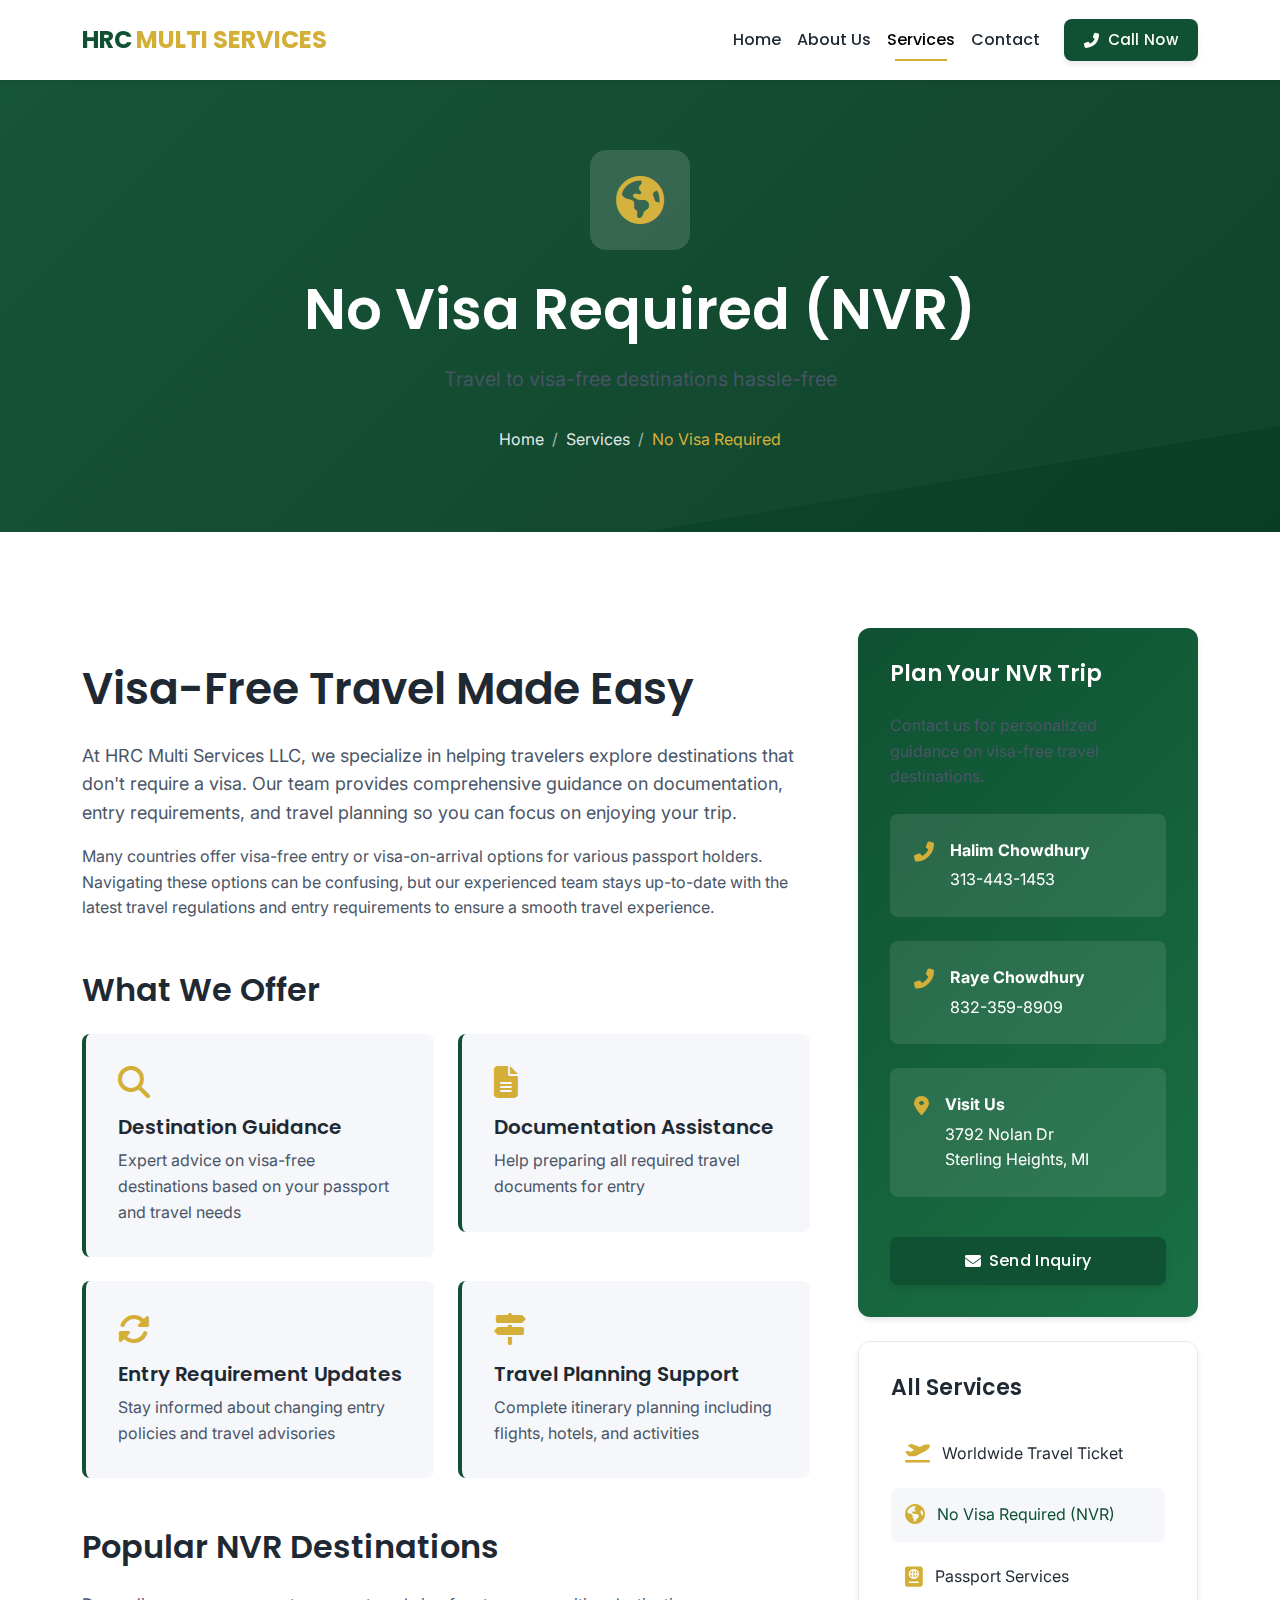
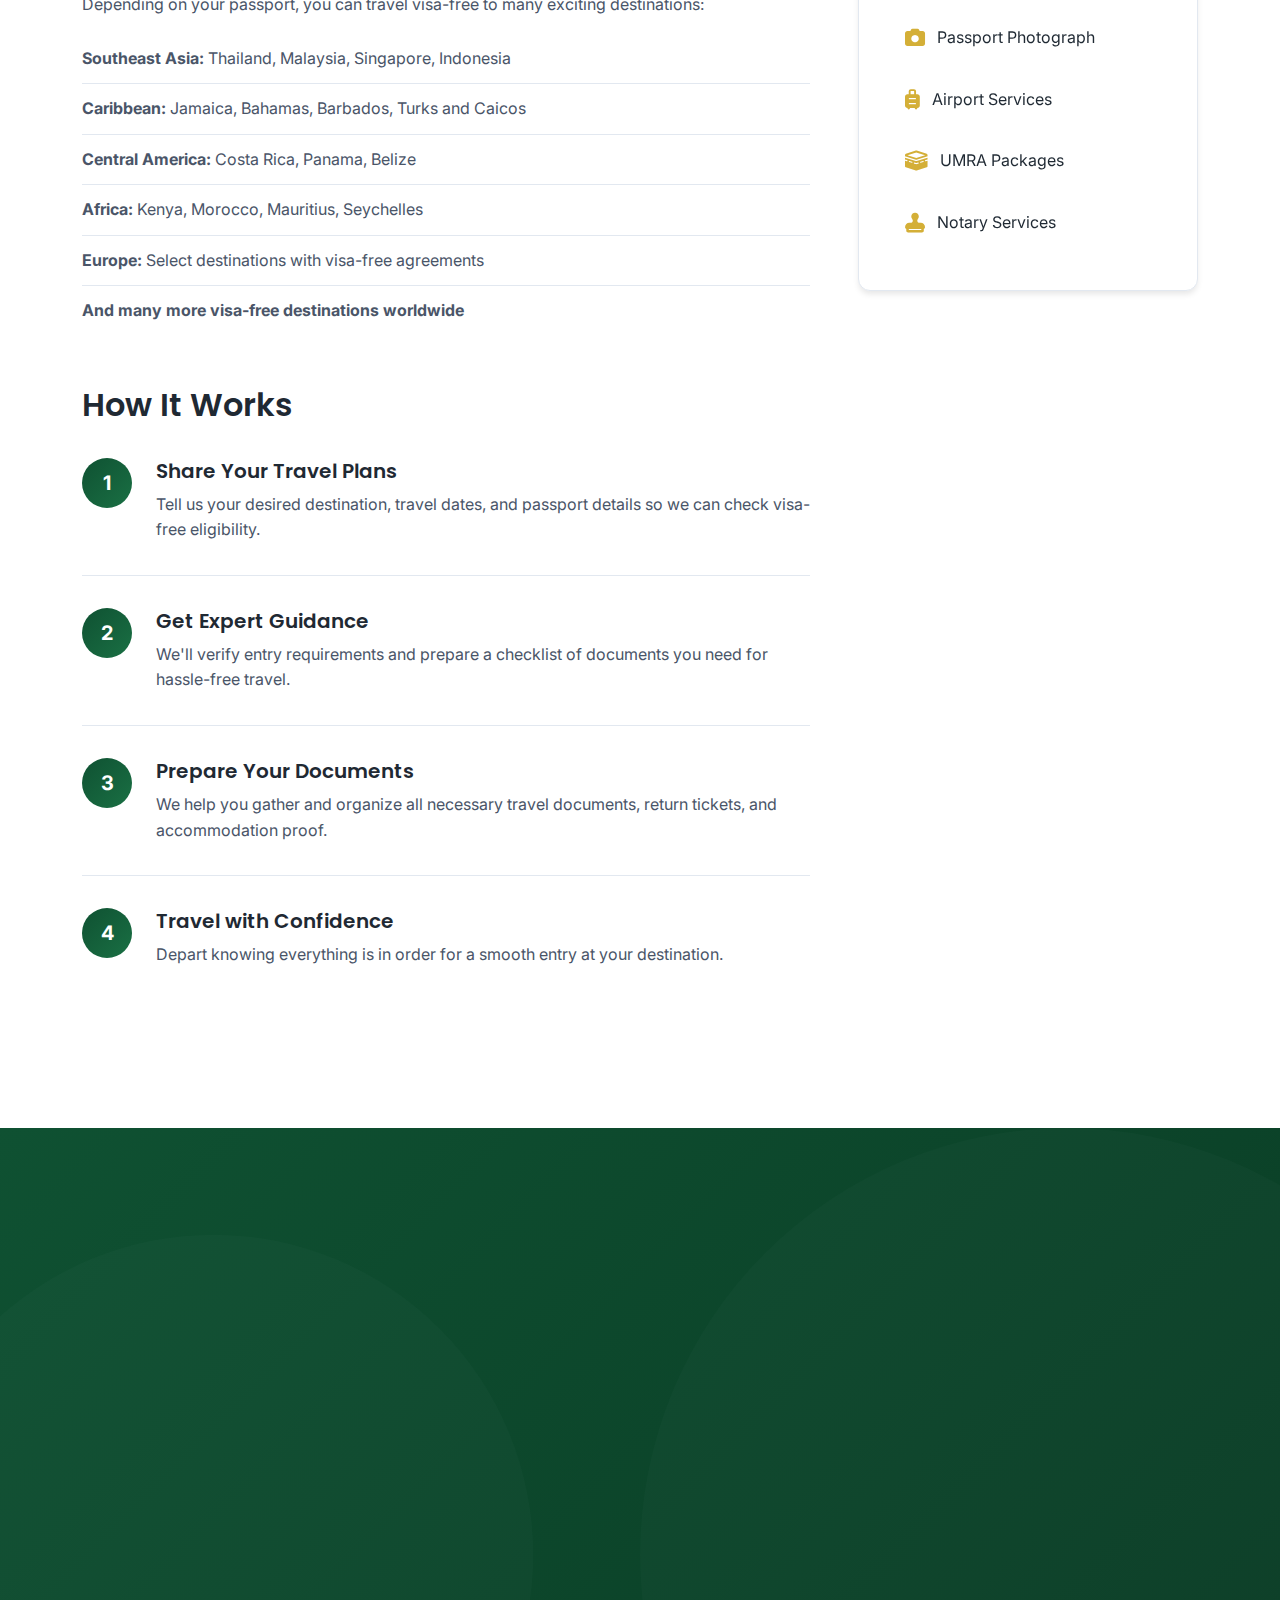
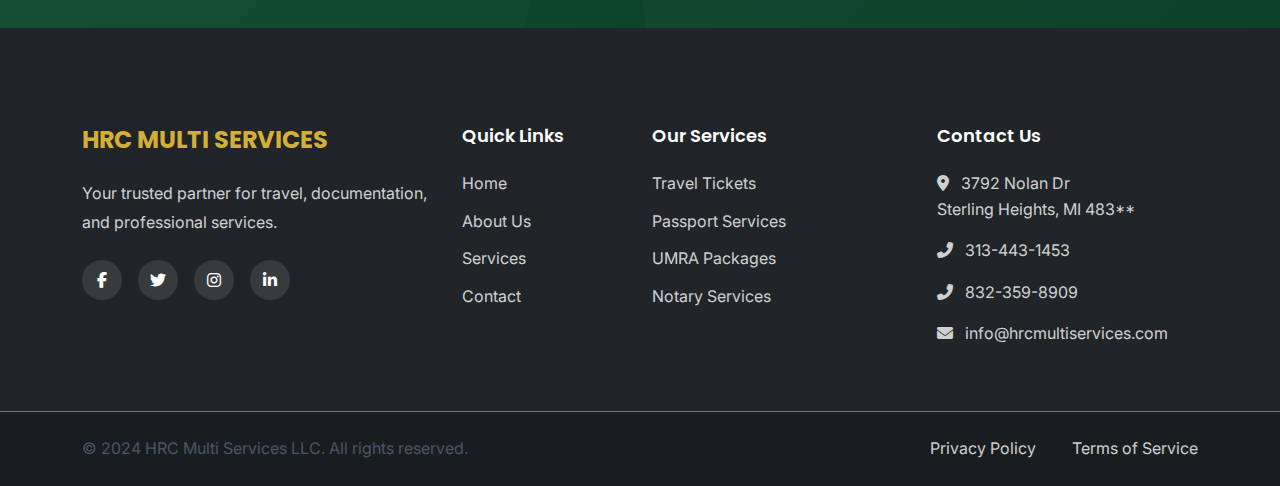
<file: service-nvr.html>
<!DOCTYPE html>
<html lang="en">
<head>
    <meta charset="UTF-8">
    <meta name="viewport" content="width=device-width, initial-scale=1.0">
    <meta name="description" content="No Visa Required (NVR) travel services at HRC Multi Services LLC. Expert guidance for visa-free destinations with complete documentation assistance.">
    <title>No Visa Required (NVR) | HRC Multi Services LLC</title>

    <link href="https://cdn.jsdelivr.net/npm/bootstrap@5.3.2/dist/css/bootstrap.min.css" rel="stylesheet">
    <link href="https://fonts.googleapis.com/css2?family=Poppins:wght@300;400;500;600;700;800&family=Inter:wght@300;400;500;600;700&display=swap" rel="stylesheet">
    <link rel="stylesheet" href="https://cdnjs.cloudflare.com/ajax/libs/font-awesome/6.5.1/css/all.min.css">
    <link rel="stylesheet" href="css/style.css">
</head>
<body>

    <!-- Header -->
    <header class="header-main" id="header">
        <nav class="navbar navbar-expand-lg navbar-light bg-white fixed-top shadow-sm">
            <div class="container">
                <a class="navbar-brand" href="index.html">
                    <span class="brand-text">HRC</span>
                    <span class="brand-accent">MULTI SERVICES</span>
                </a>

                <button class="navbar-toggler" type="button" data-bs-toggle="collapse" data-bs-target="#navbarNav">
                    <span class="navbar-toggler-icon"></span>
                </button>

                <div class="collapse navbar-collapse" id="navbarNav">
                    <ul class="navbar-nav ms-auto align-items-lg-center">
                        <li class="nav-item">
                            <a class="nav-link" href="index.html">Home</a>
                        </li>
                        <li class="nav-item">
                            <a class="nav-link" href="about.html">About Us</a>
                        </li>
                        <li class="nav-item">
                            <a class="nav-link active" href="services.html">Services</a>
                        </li>
                        <li class="nav-item">
                            <a class="nav-link" href="contact.html">Contact</a>
                        </li>
                        <li class="nav-item ms-lg-3">
                            <a class="btn btn-primary btn-nav-cta" href="tel:3134431453">
                                <i class="fas fa-phone-alt me-2"></i>Call Now
                            </a>
                        </li>
                    </ul>
                </div>
            </div>
        </nav>
    </header>

    <!-- Service Header -->
    <section class="service-header">
        <div class="service-header-overlay"></div>
        <div class="container">
            <div class="row">
                <div class="col-lg-8 mx-auto text-center">
                    <div class="service-icon-large mb-4">
                        <i class="fas fa-globe-americas"></i>
                    </div>
                    <h1 class="service-page-title">No Visa Required (NVR)</h1>
                    <p class="service-page-subtitle">Travel to visa-free destinations hassle-free</p>
                    <nav aria-label="breadcrumb">
                        <ol class="breadcrumb justify-content-center">
                            <li class="breadcrumb-item"><a href="index.html">Home</a></li>
                            <li class="breadcrumb-item"><a href="services.html">Services</a></li>
                            <li class="breadcrumb-item active" aria-current="page">No Visa Required</li>
                        </ol>
                    </nav>
                </div>
            </div>
        </div>
    </section>

    <!-- Service Content -->
    <section class="service-content py-5">
        <div class="container py-5">
            <div class="row g-5">
                <div class="col-lg-8">
                    <div class="service-details">
                        <h2 class="mb-4">Visa-Free Travel Made Easy</h2>
                        <p class="lead">At HRC Multi Services LLC, we specialize in helping travelers explore destinations that don't require a visa. Our team provides comprehensive guidance on documentation, entry requirements, and travel planning so you can focus on enjoying your trip.</p>

                        <p>Many countries offer visa-free entry or visa-on-arrival options for various passport holders. Navigating these options can be confusing, but our experienced team stays up-to-date with the latest travel regulations and entry requirements to ensure a smooth travel experience.</p>

                        <h3 class="mt-5 mb-4">What We Offer</h3>
                        <div class="row g-4 mb-5">
                            <div class="col-md-6">
                                <div class="service-feature-box">
                                    <i class="fas fa-search"></i>
                                    <h4>Destination Guidance</h4>
                                    <p>Expert advice on visa-free destinations based on your passport and travel needs</p>
                                </div>
                            </div>
                            <div class="col-md-6">
                                <div class="service-feature-box">
                                    <i class="fas fa-file-alt"></i>
                                    <h4>Documentation Assistance</h4>
                                    <p>Help preparing all required travel documents for entry</p>
                                </div>
                            </div>
                            <div class="col-md-6">
                                <div class="service-feature-box">
                                    <i class="fas fa-sync-alt"></i>
                                    <h4>Entry Requirement Updates</h4>
                                    <p>Stay informed about changing entry policies and travel advisories</p>
                                </div>
                            </div>
                            <div class="col-md-6">
                                <div class="service-feature-box">
                                    <i class="fas fa-map-signs"></i>
                                    <h4>Travel Planning Support</h4>
                                    <p>Complete itinerary planning including flights, hotels, and activities</p>
                                </div>
                            </div>
                        </div>

                        <h3 class="mt-5 mb-4">Popular NVR Destinations</h3>
                        <p>Depending on your passport, you can travel visa-free to many exciting destinations:</p>
                        <ul class="destination-list">
                            <li><strong>Southeast Asia:</strong> Thailand, Malaysia, Singapore, Indonesia</li>
                            <li><strong>Caribbean:</strong> Jamaica, Bahamas, Barbados, Turks and Caicos</li>
                            <li><strong>Central America:</strong> Costa Rica, Panama, Belize</li>
                            <li><strong>Africa:</strong> Kenya, Morocco, Mauritius, Seychelles</li>
                            <li><strong>Europe:</strong> Select destinations with visa-free agreements</li>
                            <li><strong>And many more visa-free destinations worldwide</strong></li>
                        </ul>

                        <h3 class="mt-5 mb-4">How It Works</h3>
                        <div class="process-steps">
                            <div class="step">
                                <div class="step-number">1</div>
                                <div class="step-content">
                                    <h4>Share Your Travel Plans</h4>
                                    <p>Tell us your desired destination, travel dates, and passport details so we can check visa-free eligibility.</p>
                                </div>
                            </div>
                            <div class="step">
                                <div class="step-number">2</div>
                                <div class="step-content">
                                    <h4>Get Expert Guidance</h4>
                                    <p>We'll verify entry requirements and prepare a checklist of documents you need for hassle-free travel.</p>
                                </div>
                            </div>
                            <div class="step">
                                <div class="step-number">3</div>
                                <div class="step-content">
                                    <h4>Prepare Your Documents</h4>
                                    <p>We help you gather and organize all necessary travel documents, return tickets, and accommodation proof.</p>
                                </div>
                            </div>
                            <div class="step">
                                <div class="step-number">4</div>
                                <div class="step-content">
                                    <h4>Travel with Confidence</h4>
                                    <p>Depart knowing everything is in order for a smooth entry at your destination.</p>
                                </div>
                            </div>
                        </div>
                    </div>
                </div>

                <!-- Sidebar -->
                <div class="col-lg-4">
                    <div class="service-sidebar">
                        <!-- Contact Card -->
                        <div class="sidebar-card contact-card mb-4">
                            <h3 class="sidebar-title">Plan Your NVR Trip</h3>
                            <p>Contact us for personalized guidance on visa-free travel destinations.</p>
                            <div class="contact-info">
                                <div class="contact-item">
                                    <i class="fas fa-phone-alt"></i>
                                    <div>
                                        <strong>Halim Chowdhury</strong>
                                        <a href="tel:3134431453">313-443-1453</a>
                                    </div>
                                </div>
                                <div class="contact-item">
                                    <i class="fas fa-phone-alt"></i>
                                    <div>
                                        <strong>Raye Chowdhury</strong>
                                        <a href="tel:8323598909">832-359-8909</a>
                                    </div>
                                </div>
                                <div class="contact-item">
                                    <i class="fas fa-map-marker-alt"></i>
                                    <div>
                                        <strong>Visit Us</strong>
                                        <span>3792 Nolan Dr<br>Sterling Heights, MI</span>
                                    </div>
                                </div>
                            </div>
                            <a href="contact.html" class="btn btn-primary w-100 mt-3">
                                <i class="fas fa-envelope me-2"></i>Send Inquiry
                            </a>
                        </div>

                        <!-- All Services -->
                        <div class="sidebar-card">
                            <h3 class="sidebar-title">All Services</h3>
                            <ul class="sidebar-services">
                                <li>
                                    <a href="service-travel.html">
                                        <i class="fas fa-plane-departure"></i>
                                        Worldwide Travel Ticket
                                    </a>
                                </li>
                                <li class="active">
                                    <a href="service-nvr.html">
                                        <i class="fas fa-globe-americas"></i>
                                        No Visa Required (NVR)
                                    </a>
                                </li>
                                <li>
                                    <a href="service-passport.html">
                                        <i class="fas fa-passport"></i>
                                        Passport Services
                                    </a>
                                </li>
                                <li>
                                    <a href="service-photo.html">
                                        <i class="fas fa-camera"></i>
                                        Passport Photograph
                                    </a>
                                </li>
                                <li>
                                    <a href="service-airport.html">
                                        <i class="fas fa-suitcase-rolling"></i>
                                        Airport Services
                                    </a>
                                </li>
                                <li>
                                    <a href="service-umra.html">
                                        <i class="fas fa-kaaba"></i>
                                        UMRA Packages
                                    </a>
                                </li>
                                <li>
                                    <a href="service-notary.html">
                                        <i class="fas fa-stamp"></i>
                                        Notary Services
                                    </a>
                                </li>
                            </ul>
                        </div>
                    </div>
                </div>
            </div>
        </div>
    </section>

    <!-- CTA Section -->
    <section class="cta-section py-5">
        <div class="container py-5">
            <div class="row">
                <div class="col-lg-10 mx-auto">
                    <div class="cta-box text-center" data-aos="zoom-in">
                        <h2 class="cta-title mb-4">Ready to Explore Visa-Free Destinations?</h2>
                        <p class="cta-text mb-5">Let our experts help you plan your next visa-free trip. Contact us today to get started.</p>
                        <div class="cta-buttons">
                            <a href="contact.html" class="btn btn-light btn-lg me-3 mb-3">
                                <i class="fas fa-envelope me-2"></i>Contact Us
                            </a>
                            <a href="tel:3134431453" class="btn btn-outline-light btn-lg mb-3">
                                <i class="fas fa-phone-alt me-2"></i>313-443-1453
                            </a>
                        </div>
                    </div>
                </div>
            </div>
        </div>
    </section>

    <!-- Footer -->
    <footer class="footer bg-dark text-white pt-5">
        <div class="container py-5">
            <div class="row g-4">
                <div class="col-lg-4 col-md-6">
                    <h3 class="footer-brand mb-4">HRC MULTI SERVICES</h3>
                    <p class="footer-text mb-4">Your trusted partner for travel, documentation, and professional services.</p>
                    <div class="social-links">
                        <a href="#" class="social-link" aria-label="Facebook"><i class="fab fa-facebook-f"></i></a>
                        <a href="#" class="social-link" aria-label="Twitter"><i class="fab fa-twitter"></i></a>
                        <a href="#" class="social-link" aria-label="Instagram"><i class="fab fa-instagram"></i></a>
                        <a href="#" class="social-link" aria-label="LinkedIn"><i class="fab fa-linkedin-in"></i></a>
                    </div>
                </div>

                <div class="col-lg-2 col-md-6">
                    <h4 class="footer-heading mb-4">Quick Links</h4>
                    <ul class="footer-links list-unstyled">
                        <li><a href="index.html">Home</a></li>
                        <li><a href="about.html">About Us</a></li>
                        <li><a href="services.html">Services</a></li>
                        <li><a href="contact.html">Contact</a></li>
                    </ul>
                </div>

                <div class="col-lg-3 col-md-6">
                    <h4 class="footer-heading mb-4">Our Services</h4>
                    <ul class="footer-links list-unstyled">
                        <li><a href="service-travel.html">Travel Tickets</a></li>
                        <li><a href="service-passport.html">Passport Services</a></li>
                        <li><a href="service-umra.html">UMRA Packages</a></li>
                        <li><a href="service-notary.html">Notary Services</a></li>
                    </ul>
                </div>

                <div class="col-lg-3 col-md-6">
                    <h4 class="footer-heading mb-4">Contact Us</h4>
                    <ul class="footer-contact list-unstyled">
                        <li class="mb-3">
                            <i class="fas fa-map-marker-alt me-2"></i>
                            <span>3792 Nolan Dr<br>Sterling Heights, MI 483**</span>
                        </li>
                        <li class="mb-3">
                            <i class="fas fa-phone-alt me-2"></i>
                            <a href="tel:3134431453">313-443-1453</a>
                        </li>
                        <li class="mb-3">
                            <i class="fas fa-phone-alt me-2"></i>
                            <a href="tel:8323598909">832-359-8909</a>
                        </li>
                        <li>
                            <i class="fas fa-envelope me-2"></i>
                            <a href="mailto:info@hrcmultiservices.com">info@hrcmultiservices.com</a>
                        </li>
                    </ul>
                </div>
            </div>
        </div>

        <div class="footer-bottom py-4 border-top border-secondary">
            <div class="container">
                <div class="row align-items-center">
                    <div class="col-md-6 text-center text-md-start mb-3 mb-md-0">
                        <p class="mb-0">&copy; 2024 HRC Multi Services LLC. All rights reserved.</p>
                    </div>
                    <div class="col-md-6 text-center text-md-end">
                        <a href="privacy-policy.html" class="footer-bottom-link me-3">Privacy Policy</a>
                        <a href="terms-of-service.html" class="footer-bottom-link">Terms of Service</a>
                    </div>
                </div>
            </div>
        </div>
    </footer>

    <button class="back-to-top" id="backToTop" aria-label="Back to top">
        <i class="fas fa-chevron-up"></i>
    </button>

    <script src="https://cdn.jsdelivr.net/npm/bootstrap@5.3.2/dist/js/bootstrap.bundle.min.js"></script>
    <script src="https://unpkg.com/aos@2.3.1/dist/aos.js"></script>
    <script src="js/main.js"></script>
</body>
</html>
</file>
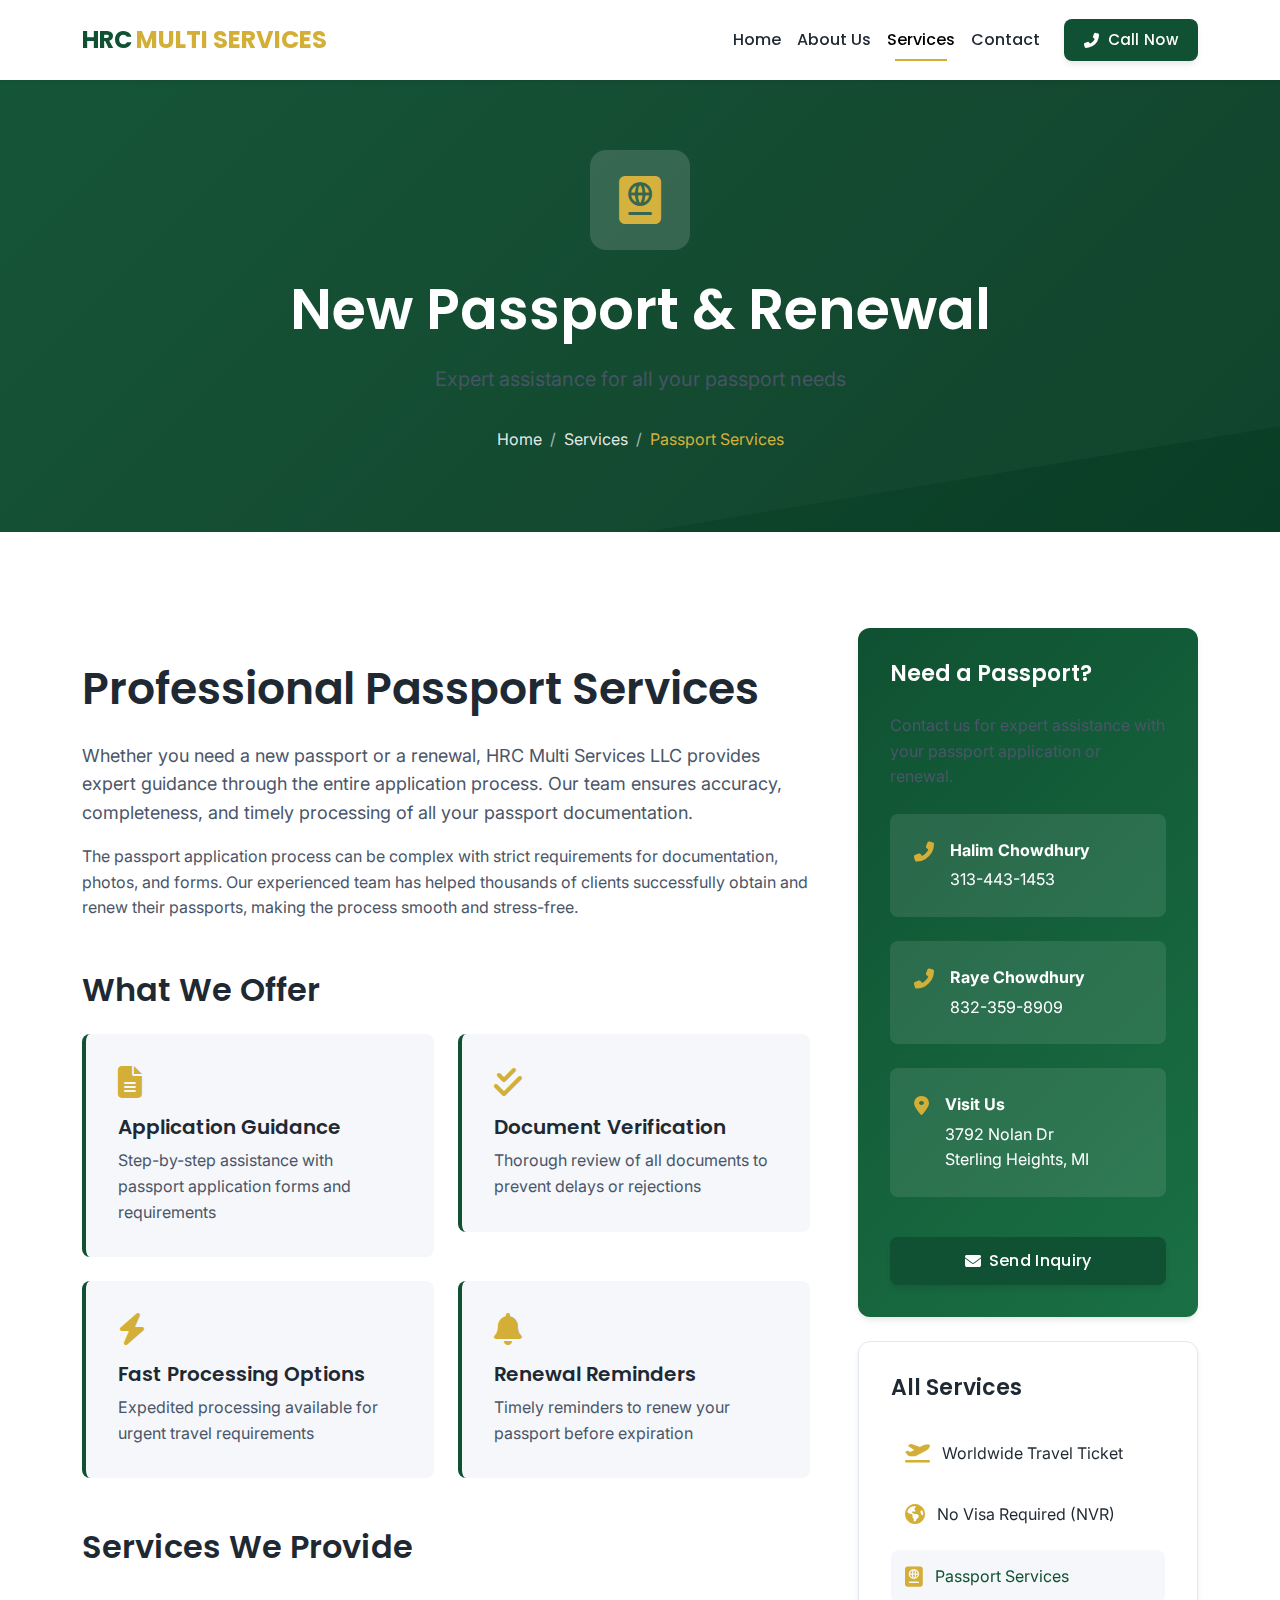
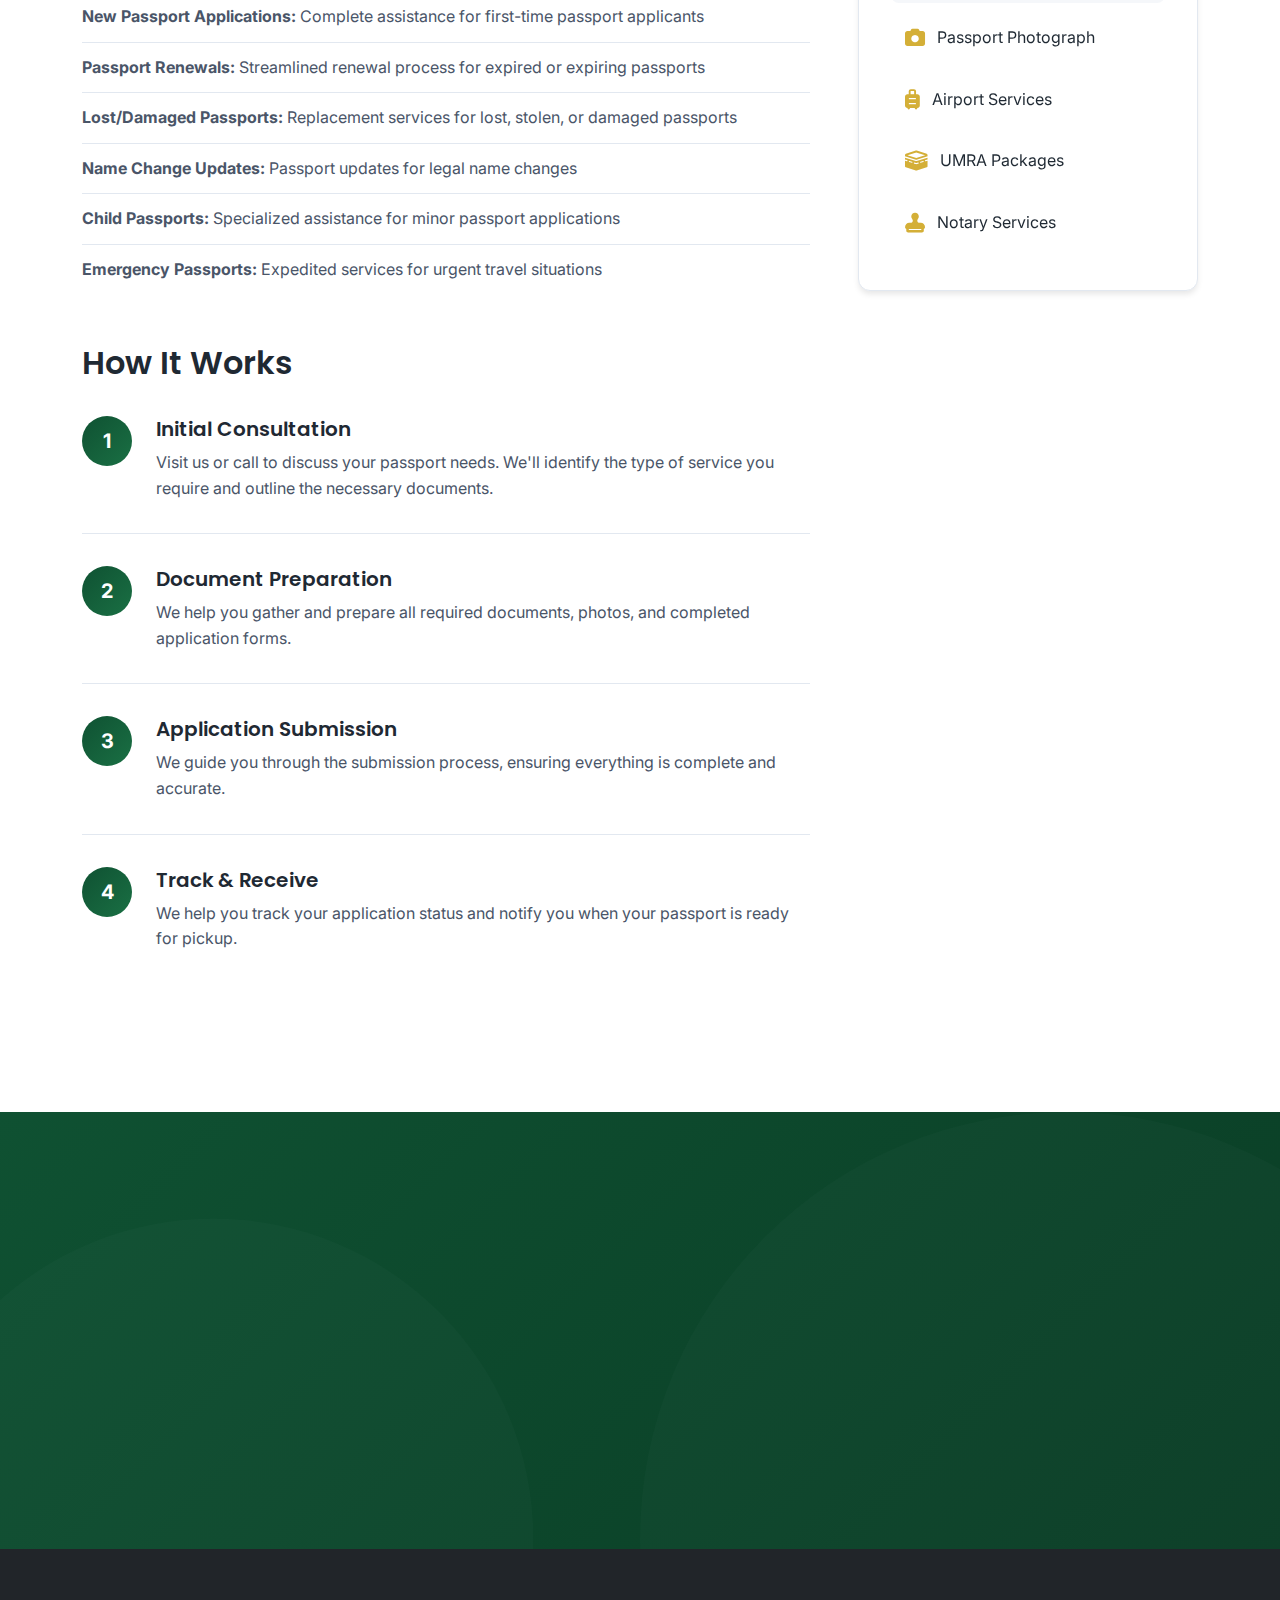
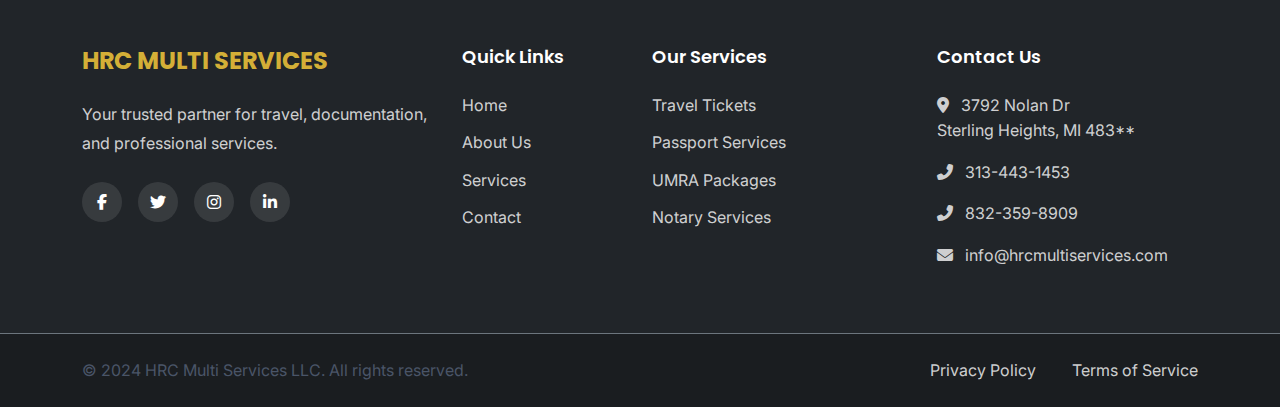
<file: service-passport.html>
<!DOCTYPE html>
<html lang="en">
<head>
    <meta charset="UTF-8">
    <meta name="viewport" content="width=device-width, initial-scale=1.0">
    <meta name="description" content="New passport applications and renewal services at HRC Multi Services LLC. Expert guidance for passport documentation with fast, reliable processing.">
    <title>Passport Services | HRC Multi Services LLC</title>

    <link href="https://cdn.jsdelivr.net/npm/bootstrap@5.3.2/dist/css/bootstrap.min.css" rel="stylesheet">
    <link href="https://fonts.googleapis.com/css2?family=Poppins:wght@300;400;500;600;700;800&family=Inter:wght@300;400;500;600;700&display=swap" rel="stylesheet">
    <link rel="stylesheet" href="https://cdnjs.cloudflare.com/ajax/libs/font-awesome/6.5.1/css/all.min.css">
    <link rel="stylesheet" href="css/style.css">
</head>
<body>

    <!-- Header -->
    <header class="header-main" id="header">
        <nav class="navbar navbar-expand-lg navbar-light bg-white fixed-top shadow-sm">
            <div class="container">
                <a class="navbar-brand" href="index.html">
                    <span class="brand-text">HRC</span>
                    <span class="brand-accent">MULTI SERVICES</span>
                </a>

                <button class="navbar-toggler" type="button" data-bs-toggle="collapse" data-bs-target="#navbarNav">
                    <span class="navbar-toggler-icon"></span>
                </button>

                <div class="collapse navbar-collapse" id="navbarNav">
                    <ul class="navbar-nav ms-auto align-items-lg-center">
                        <li class="nav-item">
                            <a class="nav-link" href="index.html">Home</a>
                        </li>
                        <li class="nav-item">
                            <a class="nav-link" href="about.html">About Us</a>
                        </li>
                        <li class="nav-item">
                            <a class="nav-link active" href="services.html">Services</a>
                        </li>
                        <li class="nav-item">
                            <a class="nav-link" href="contact.html">Contact</a>
                        </li>
                        <li class="nav-item ms-lg-3">
                            <a class="btn btn-primary btn-nav-cta" href="tel:3134431453">
                                <i class="fas fa-phone-alt me-2"></i>Call Now
                            </a>
                        </li>
                    </ul>
                </div>
            </div>
        </nav>
    </header>

    <!-- Service Header -->
    <section class="service-header">
        <div class="service-header-overlay"></div>
        <div class="container">
            <div class="row">
                <div class="col-lg-8 mx-auto text-center">
                    <div class="service-icon-large mb-4">
                        <i class="fas fa-passport"></i>
                    </div>
                    <h1 class="service-page-title">New Passport & Renewal</h1>
                    <p class="service-page-subtitle">Expert assistance for all your passport needs</p>
                    <nav aria-label="breadcrumb">
                        <ol class="breadcrumb justify-content-center">
                            <li class="breadcrumb-item"><a href="index.html">Home</a></li>
                            <li class="breadcrumb-item"><a href="services.html">Services</a></li>
                            <li class="breadcrumb-item active" aria-current="page">Passport Services</li>
                        </ol>
                    </nav>
                </div>
            </div>
        </div>
    </section>

    <!-- Service Content -->
    <section class="service-content py-5">
        <div class="container py-5">
            <div class="row g-5">
                <div class="col-lg-8">
                    <div class="service-details">
                        <h2 class="mb-4">Professional Passport Services</h2>
                        <p class="lead">Whether you need a new passport or a renewal, HRC Multi Services LLC provides expert guidance through the entire application process. Our team ensures accuracy, completeness, and timely processing of all your passport documentation.</p>

                        <p>The passport application process can be complex with strict requirements for documentation, photos, and forms. Our experienced team has helped thousands of clients successfully obtain and renew their passports, making the process smooth and stress-free.</p>

                        <h3 class="mt-5 mb-4">What We Offer</h3>
                        <div class="row g-4 mb-5">
                            <div class="col-md-6">
                                <div class="service-feature-box">
                                    <i class="fas fa-file-alt"></i>
                                    <h4>Application Guidance</h4>
                                    <p>Step-by-step assistance with passport application forms and requirements</p>
                                </div>
                            </div>
                            <div class="col-md-6">
                                <div class="service-feature-box">
                                    <i class="fas fa-check-double"></i>
                                    <h4>Document Verification</h4>
                                    <p>Thorough review of all documents to prevent delays or rejections</p>
                                </div>
                            </div>
                            <div class="col-md-6">
                                <div class="service-feature-box">
                                    <i class="fas fa-bolt"></i>
                                    <h4>Fast Processing Options</h4>
                                    <p>Expedited processing available for urgent travel requirements</p>
                                </div>
                            </div>
                            <div class="col-md-6">
                                <div class="service-feature-box">
                                    <i class="fas fa-bell"></i>
                                    <h4>Renewal Reminders</h4>
                                    <p>Timely reminders to renew your passport before expiration</p>
                                </div>
                            </div>
                        </div>

                        <h3 class="mt-5 mb-4">Services We Provide</h3>
                        <ul class="destination-list">
                            <li><strong>New Passport Applications:</strong> Complete assistance for first-time passport applicants</li>
                            <li><strong>Passport Renewals:</strong> Streamlined renewal process for expired or expiring passports</li>
                            <li><strong>Lost/Damaged Passports:</strong> Replacement services for lost, stolen, or damaged passports</li>
                            <li><strong>Name Change Updates:</strong> Passport updates for legal name changes</li>
                            <li><strong>Child Passports:</strong> Specialized assistance for minor passport applications</li>
                            <li><strong>Emergency Passports:</strong> Expedited services for urgent travel situations</li>
                        </ul>

                        <h3 class="mt-5 mb-4">How It Works</h3>
                        <div class="process-steps">
                            <div class="step">
                                <div class="step-number">1</div>
                                <div class="step-content">
                                    <h4>Initial Consultation</h4>
                                    <p>Visit us or call to discuss your passport needs. We'll identify the type of service you require and outline the necessary documents.</p>
                                </div>
                            </div>
                            <div class="step">
                                <div class="step-number">2</div>
                                <div class="step-content">
                                    <h4>Document Preparation</h4>
                                    <p>We help you gather and prepare all required documents, photos, and completed application forms.</p>
                                </div>
                            </div>
                            <div class="step">
                                <div class="step-number">3</div>
                                <div class="step-content">
                                    <h4>Application Submission</h4>
                                    <p>We guide you through the submission process, ensuring everything is complete and accurate.</p>
                                </div>
                            </div>
                            <div class="step">
                                <div class="step-number">4</div>
                                <div class="step-content">
                                    <h4>Track & Receive</h4>
                                    <p>We help you track your application status and notify you when your passport is ready for pickup.</p>
                                </div>
                            </div>
                        </div>
                    </div>
                </div>

                <!-- Sidebar -->
                <div class="col-lg-4">
                    <div class="service-sidebar">
                        <div class="sidebar-card contact-card mb-4">
                            <h3 class="sidebar-title">Need a Passport?</h3>
                            <p>Contact us for expert assistance with your passport application or renewal.</p>
                            <div class="contact-info">
                                <div class="contact-item">
                                    <i class="fas fa-phone-alt"></i>
                                    <div>
                                        <strong>Halim Chowdhury</strong>
                                        <a href="tel:3134431453">313-443-1453</a>
                                    </div>
                                </div>
                                <div class="contact-item">
                                    <i class="fas fa-phone-alt"></i>
                                    <div>
                                        <strong>Raye Chowdhury</strong>
                                        <a href="tel:8323598909">832-359-8909</a>
                                    </div>
                                </div>
                                <div class="contact-item">
                                    <i class="fas fa-map-marker-alt"></i>
                                    <div>
                                        <strong>Visit Us</strong>
                                        <span>3792 Nolan Dr<br>Sterling Heights, MI</span>
                                    </div>
                                </div>
                            </div>
                            <a href="contact.html" class="btn btn-primary w-100 mt-3">
                                <i class="fas fa-envelope me-2"></i>Send Inquiry
                            </a>
                        </div>

                        <div class="sidebar-card">
                            <h3 class="sidebar-title">All Services</h3>
                            <ul class="sidebar-services">
                                <li>
                                    <a href="service-travel.html">
                                        <i class="fas fa-plane-departure"></i>
                                        Worldwide Travel Ticket
                                    </a>
                                </li>
                                <li>
                                    <a href="service-nvr.html">
                                        <i class="fas fa-globe-americas"></i>
                                        No Visa Required (NVR)
                                    </a>
                                </li>
                                <li class="active">
                                    <a href="service-passport.html">
                                        <i class="fas fa-passport"></i>
                                        Passport Services
                                    </a>
                                </li>
                                <li>
                                    <a href="service-photo.html">
                                        <i class="fas fa-camera"></i>
                                        Passport Photograph
                                    </a>
                                </li>
                                <li>
                                    <a href="service-airport.html">
                                        <i class="fas fa-suitcase-rolling"></i>
                                        Airport Services
                                    </a>
                                </li>
                                <li>
                                    <a href="service-umra.html">
                                        <i class="fas fa-kaaba"></i>
                                        UMRA Packages
                                    </a>
                                </li>
                                <li>
                                    <a href="service-notary.html">
                                        <i class="fas fa-stamp"></i>
                                        Notary Services
                                    </a>
                                </li>
                            </ul>
                        </div>
                    </div>
                </div>
            </div>
        </div>
    </section>

    <!-- CTA Section -->
    <section class="cta-section py-5">
        <div class="container py-5">
            <div class="row">
                <div class="col-lg-10 mx-auto">
                    <div class="cta-box text-center" data-aos="zoom-in">
                        <h2 class="cta-title mb-4">Need Help with Your Passport?</h2>
                        <p class="cta-text mb-5">Our team is ready to assist you with new applications, renewals, and more. Contact us today.</p>
                        <div class="cta-buttons">
                            <a href="contact.html" class="btn btn-light btn-lg me-3 mb-3">
                                <i class="fas fa-envelope me-2"></i>Contact Us
                            </a>
                            <a href="tel:3134431453" class="btn btn-outline-light btn-lg mb-3">
                                <i class="fas fa-phone-alt me-2"></i>313-443-1453
                            </a>
                        </div>
                    </div>
                </div>
            </div>
        </div>
    </section>

    <!-- Footer -->
    <footer class="footer bg-dark text-white pt-5">
        <div class="container py-5">
            <div class="row g-4">
                <div class="col-lg-4 col-md-6">
                    <h3 class="footer-brand mb-4">HRC MULTI SERVICES</h3>
                    <p class="footer-text mb-4">Your trusted partner for travel, documentation, and professional services.</p>
                    <div class="social-links">
                        <a href="#" class="social-link" aria-label="Facebook"><i class="fab fa-facebook-f"></i></a>
                        <a href="#" class="social-link" aria-label="Twitter"><i class="fab fa-twitter"></i></a>
                        <a href="#" class="social-link" aria-label="Instagram"><i class="fab fa-instagram"></i></a>
                        <a href="#" class="social-link" aria-label="LinkedIn"><i class="fab fa-linkedin-in"></i></a>
                    </div>
                </div>

                <div class="col-lg-2 col-md-6">
                    <h4 class="footer-heading mb-4">Quick Links</h4>
                    <ul class="footer-links list-unstyled">
                        <li><a href="index.html">Home</a></li>
                        <li><a href="about.html">About Us</a></li>
                        <li><a href="services.html">Services</a></li>
                        <li><a href="contact.html">Contact</a></li>
                    </ul>
                </div>

                <div class="col-lg-3 col-md-6">
                    <h4 class="footer-heading mb-4">Our Services</h4>
                    <ul class="footer-links list-unstyled">
                        <li><a href="service-travel.html">Travel Tickets</a></li>
                        <li><a href="service-passport.html">Passport Services</a></li>
                        <li><a href="service-umra.html">UMRA Packages</a></li>
                        <li><a href="service-notary.html">Notary Services</a></li>
                    </ul>
                </div>

                <div class="col-lg-3 col-md-6">
                    <h4 class="footer-heading mb-4">Contact Us</h4>
                    <ul class="footer-contact list-unstyled">
                        <li class="mb-3">
                            <i class="fas fa-map-marker-alt me-2"></i>
                            <span>3792 Nolan Dr<br>Sterling Heights, MI 483**</span>
                        </li>
                        <li class="mb-3">
                            <i class="fas fa-phone-alt me-2"></i>
                            <a href="tel:3134431453">313-443-1453</a>
                        </li>
                        <li class="mb-3">
                            <i class="fas fa-phone-alt me-2"></i>
                            <a href="tel:8323598909">832-359-8909</a>
                        </li>
                        <li>
                            <i class="fas fa-envelope me-2"></i>
                            <a href="mailto:info@hrcmultiservices.com">info@hrcmultiservices.com</a>
                        </li>
                    </ul>
                </div>
            </div>
        </div>

        <div class="footer-bottom py-4 border-top border-secondary">
            <div class="container">
                <div class="row align-items-center">
                    <div class="col-md-6 text-center text-md-start mb-3 mb-md-0">
                        <p class="mb-0">&copy; 2024 HRC Multi Services LLC. All rights reserved.</p>
                    </div>
                    <div class="col-md-6 text-center text-md-end">
                        <a href="privacy-policy.html" class="footer-bottom-link me-3">Privacy Policy</a>
                        <a href="terms-of-service.html" class="footer-bottom-link">Terms of Service</a>
                    </div>
                </div>
            </div>
        </div>
    </footer>

    <button class="back-to-top" id="backToTop" aria-label="Back to top">
        <i class="fas fa-chevron-up"></i>
    </button>

    <script src="https://cdn.jsdelivr.net/npm/bootstrap@5.3.2/dist/js/bootstrap.bundle.min.js"></script>
    <script src="https://unpkg.com/aos@2.3.1/dist/aos.js"></script>
    <script src="js/main.js"></script>
</body>
</html>
</file>
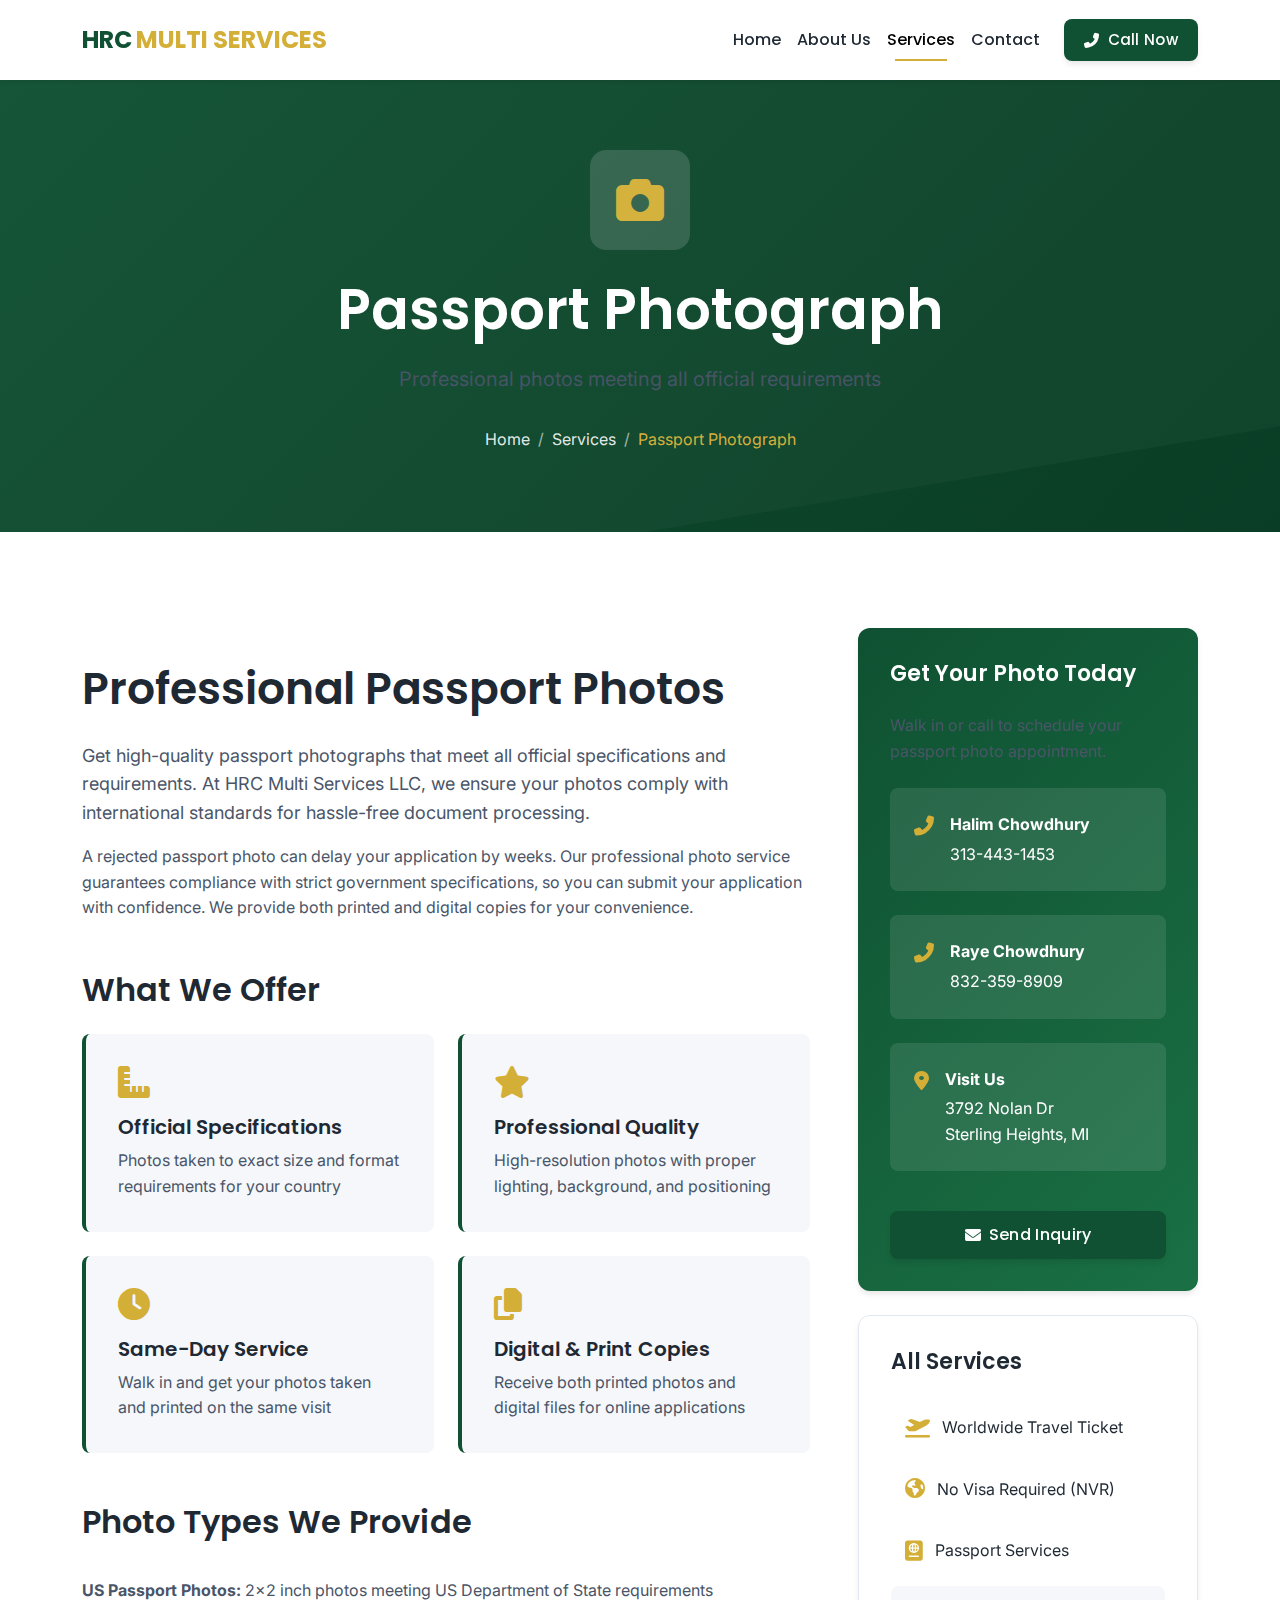
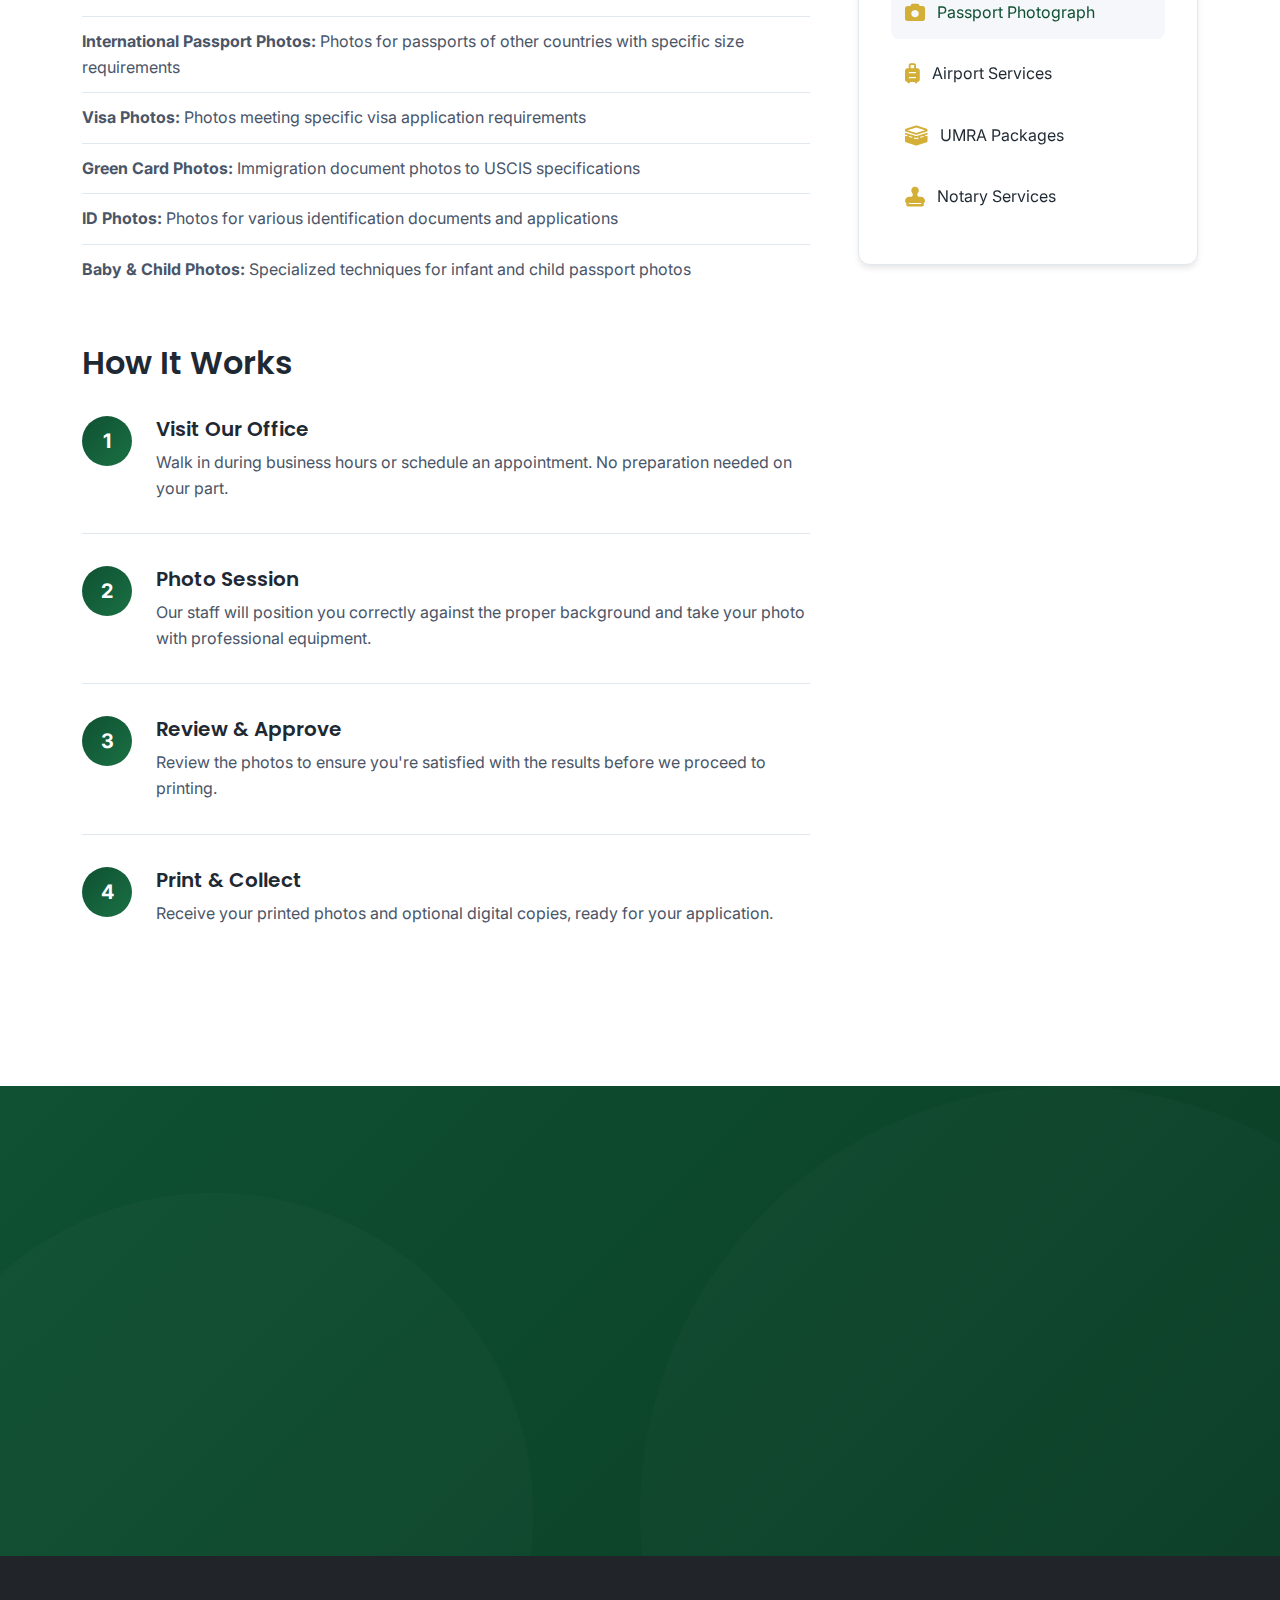
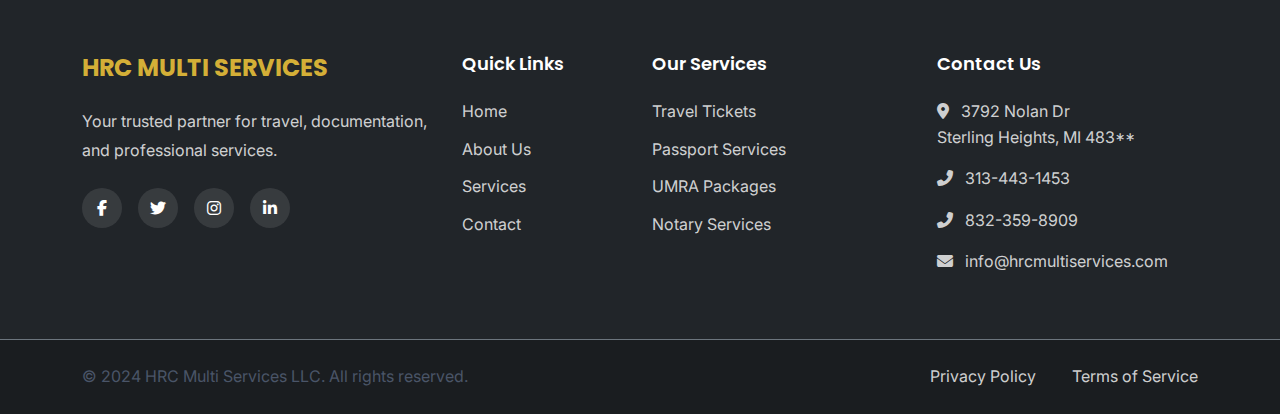
<file: service-photo.html>
<!DOCTYPE html>
<html lang="en">
<head>
    <meta charset="UTF-8">
    <meta name="viewport" content="width=device-width, initial-scale=1.0">
    <meta name="description" content="Professional passport photograph services at HRC Multi Services LLC. Get compliant passport photos meeting all official specifications with same-day service.">
    <title>Passport Photograph | HRC Multi Services LLC</title>

    <link href="https://cdn.jsdelivr.net/npm/bootstrap@5.3.2/dist/css/bootstrap.min.css" rel="stylesheet">
    <link href="https://fonts.googleapis.com/css2?family=Poppins:wght@300;400;500;600;700;800&family=Inter:wght@300;400;500;600;700&display=swap" rel="stylesheet">
    <link rel="stylesheet" href="https://cdnjs.cloudflare.com/ajax/libs/font-awesome/6.5.1/css/all.min.css">
    <link rel="stylesheet" href="css/style.css">
</head>
<body>

    <!-- Header -->
    <header class="header-main" id="header">
        <nav class="navbar navbar-expand-lg navbar-light bg-white fixed-top shadow-sm">
            <div class="container">
                <a class="navbar-brand" href="index.html">
                    <span class="brand-text">HRC</span>
                    <span class="brand-accent">MULTI SERVICES</span>
                </a>

                <button class="navbar-toggler" type="button" data-bs-toggle="collapse" data-bs-target="#navbarNav">
                    <span class="navbar-toggler-icon"></span>
                </button>

                <div class="collapse navbar-collapse" id="navbarNav">
                    <ul class="navbar-nav ms-auto align-items-lg-center">
                        <li class="nav-item">
                            <a class="nav-link" href="index.html">Home</a>
                        </li>
                        <li class="nav-item">
                            <a class="nav-link" href="about.html">About Us</a>
                        </li>
                        <li class="nav-item">
                            <a class="nav-link active" href="services.html">Services</a>
                        </li>
                        <li class="nav-item">
                            <a class="nav-link" href="contact.html">Contact</a>
                        </li>
                        <li class="nav-item ms-lg-3">
                            <a class="btn btn-primary btn-nav-cta" href="tel:3134431453">
                                <i class="fas fa-phone-alt me-2"></i>Call Now
                            </a>
                        </li>
                    </ul>
                </div>
            </div>
        </nav>
    </header>

    <!-- Service Header -->
    <section class="service-header">
        <div class="service-header-overlay"></div>
        <div class="container">
            <div class="row">
                <div class="col-lg-8 mx-auto text-center">
                    <div class="service-icon-large mb-4">
                        <i class="fas fa-camera"></i>
                    </div>
                    <h1 class="service-page-title">Passport Photograph</h1>
                    <p class="service-page-subtitle">Professional photos meeting all official requirements</p>
                    <nav aria-label="breadcrumb">
                        <ol class="breadcrumb justify-content-center">
                            <li class="breadcrumb-item"><a href="index.html">Home</a></li>
                            <li class="breadcrumb-item"><a href="services.html">Services</a></li>
                            <li class="breadcrumb-item active" aria-current="page">Passport Photograph</li>
                        </ol>
                    </nav>
                </div>
            </div>
        </div>
    </section>

    <!-- Service Content -->
    <section class="service-content py-5">
        <div class="container py-5">
            <div class="row g-5">
                <div class="col-lg-8">
                    <div class="service-details">
                        <h2 class="mb-4">Professional Passport Photos</h2>
                        <p class="lead">Get high-quality passport photographs that meet all official specifications and requirements. At HRC Multi Services LLC, we ensure your photos comply with international standards for hassle-free document processing.</p>

                        <p>A rejected passport photo can delay your application by weeks. Our professional photo service guarantees compliance with strict government specifications, so you can submit your application with confidence. We provide both printed and digital copies for your convenience.</p>

                        <h3 class="mt-5 mb-4">What We Offer</h3>
                        <div class="row g-4 mb-5">
                            <div class="col-md-6">
                                <div class="service-feature-box">
                                    <i class="fas fa-ruler-combined"></i>
                                    <h4>Official Specifications</h4>
                                    <p>Photos taken to exact size and format requirements for your country</p>
                                </div>
                            </div>
                            <div class="col-md-6">
                                <div class="service-feature-box">
                                    <i class="fas fa-star"></i>
                                    <h4>Professional Quality</h4>
                                    <p>High-resolution photos with proper lighting, background, and positioning</p>
                                </div>
                            </div>
                            <div class="col-md-6">
                                <div class="service-feature-box">
                                    <i class="fas fa-clock"></i>
                                    <h4>Same-Day Service</h4>
                                    <p>Walk in and get your photos taken and printed on the same visit</p>
                                </div>
                            </div>
                            <div class="col-md-6">
                                <div class="service-feature-box">
                                    <i class="fas fa-copy"></i>
                                    <h4>Digital & Print Copies</h4>
                                    <p>Receive both printed photos and digital files for online applications</p>
                                </div>
                            </div>
                        </div>

                        <h3 class="mt-5 mb-4">Photo Types We Provide</h3>
                        <ul class="destination-list">
                            <li><strong>US Passport Photos:</strong> 2x2 inch photos meeting US Department of State requirements</li>
                            <li><strong>International Passport Photos:</strong> Photos for passports of other countries with specific size requirements</li>
                            <li><strong>Visa Photos:</strong> Photos meeting specific visa application requirements</li>
                            <li><strong>Green Card Photos:</strong> Immigration document photos to USCIS specifications</li>
                            <li><strong>ID Photos:</strong> Photos for various identification documents and applications</li>
                            <li><strong>Baby & Child Photos:</strong> Specialized techniques for infant and child passport photos</li>
                        </ul>

                        <h3 class="mt-5 mb-4">How It Works</h3>
                        <div class="process-steps">
                            <div class="step">
                                <div class="step-number">1</div>
                                <div class="step-content">
                                    <h4>Visit Our Office</h4>
                                    <p>Walk in during business hours or schedule an appointment. No preparation needed on your part.</p>
                                </div>
                            </div>
                            <div class="step">
                                <div class="step-number">2</div>
                                <div class="step-content">
                                    <h4>Photo Session</h4>
                                    <p>Our staff will position you correctly against the proper background and take your photo with professional equipment.</p>
                                </div>
                            </div>
                            <div class="step">
                                <div class="step-number">3</div>
                                <div class="step-content">
                                    <h4>Review & Approve</h4>
                                    <p>Review the photos to ensure you're satisfied with the results before we proceed to printing.</p>
                                </div>
                            </div>
                            <div class="step">
                                <div class="step-number">4</div>
                                <div class="step-content">
                                    <h4>Print & Collect</h4>
                                    <p>Receive your printed photos and optional digital copies, ready for your application.</p>
                                </div>
                            </div>
                        </div>
                    </div>
                </div>

                <!-- Sidebar -->
                <div class="col-lg-4">
                    <div class="service-sidebar">
                        <div class="sidebar-card contact-card mb-4">
                            <h3 class="sidebar-title">Get Your Photo Today</h3>
                            <p>Walk in or call to schedule your passport photo appointment.</p>
                            <div class="contact-info">
                                <div class="contact-item">
                                    <i class="fas fa-phone-alt"></i>
                                    <div>
                                        <strong>Halim Chowdhury</strong>
                                        <a href="tel:3134431453">313-443-1453</a>
                                    </div>
                                </div>
                                <div class="contact-item">
                                    <i class="fas fa-phone-alt"></i>
                                    <div>
                                        <strong>Raye Chowdhury</strong>
                                        <a href="tel:8323598909">832-359-8909</a>
                                    </div>
                                </div>
                                <div class="contact-item">
                                    <i class="fas fa-map-marker-alt"></i>
                                    <div>
                                        <strong>Visit Us</strong>
                                        <span>3792 Nolan Dr<br>Sterling Heights, MI</span>
                                    </div>
                                </div>
                            </div>
                            <a href="contact.html" class="btn btn-primary w-100 mt-3">
                                <i class="fas fa-envelope me-2"></i>Send Inquiry
                            </a>
                        </div>

                        <div class="sidebar-card">
                            <h3 class="sidebar-title">All Services</h3>
                            <ul class="sidebar-services">
                                <li>
                                    <a href="service-travel.html">
                                        <i class="fas fa-plane-departure"></i>
                                        Worldwide Travel Ticket
                                    </a>
                                </li>
                                <li>
                                    <a href="service-nvr.html">
                                        <i class="fas fa-globe-americas"></i>
                                        No Visa Required (NVR)
                                    </a>
                                </li>
                                <li>
                                    <a href="service-passport.html">
                                        <i class="fas fa-passport"></i>
                                        Passport Services
                                    </a>
                                </li>
                                <li class="active">
                                    <a href="service-photo.html">
                                        <i class="fas fa-camera"></i>
                                        Passport Photograph
                                    </a>
                                </li>
                                <li>
                                    <a href="service-airport.html">
                                        <i class="fas fa-suitcase-rolling"></i>
                                        Airport Services
                                    </a>
                                </li>
                                <li>
                                    <a href="service-umra.html">
                                        <i class="fas fa-kaaba"></i>
                                        UMRA Packages
                                    </a>
                                </li>
                                <li>
                                    <a href="service-notary.html">
                                        <i class="fas fa-stamp"></i>
                                        Notary Services
                                    </a>
                                </li>
                            </ul>
                        </div>
                    </div>
                </div>
            </div>
        </div>
    </section>

    <!-- CTA Section -->
    <section class="cta-section py-5">
        <div class="container py-5">
            <div class="row">
                <div class="col-lg-10 mx-auto">
                    <div class="cta-box text-center" data-aos="zoom-in">
                        <h2 class="cta-title mb-4">Need Passport Photos?</h2>
                        <p class="cta-text mb-5">Visit our office for professional passport photographs with same-day service. No appointment necessary.</p>
                        <div class="cta-buttons">
                            <a href="contact.html" class="btn btn-light btn-lg me-3 mb-3">
                                <i class="fas fa-envelope me-2"></i>Contact Us
                            </a>
                            <a href="tel:3134431453" class="btn btn-outline-light btn-lg mb-3">
                                <i class="fas fa-phone-alt me-2"></i>313-443-1453
                            </a>
                        </div>
                    </div>
                </div>
            </div>
        </div>
    </section>

    <!-- Footer -->
    <footer class="footer bg-dark text-white pt-5">
        <div class="container py-5">
            <div class="row g-4">
                <div class="col-lg-4 col-md-6">
                    <h3 class="footer-brand mb-4">HRC MULTI SERVICES</h3>
                    <p class="footer-text mb-4">Your trusted partner for travel, documentation, and professional services.</p>
                    <div class="social-links">
                        <a href="#" class="social-link" aria-label="Facebook"><i class="fab fa-facebook-f"></i></a>
                        <a href="#" class="social-link" aria-label="Twitter"><i class="fab fa-twitter"></i></a>
                        <a href="#" class="social-link" aria-label="Instagram"><i class="fab fa-instagram"></i></a>
                        <a href="#" class="social-link" aria-label="LinkedIn"><i class="fab fa-linkedin-in"></i></a>
                    </div>
                </div>

                <div class="col-lg-2 col-md-6">
                    <h4 class="footer-heading mb-4">Quick Links</h4>
                    <ul class="footer-links list-unstyled">
                        <li><a href="index.html">Home</a></li>
                        <li><a href="about.html">About Us</a></li>
                        <li><a href="services.html">Services</a></li>
                        <li><a href="contact.html">Contact</a></li>
                    </ul>
                </div>

                <div class="col-lg-3 col-md-6">
                    <h4 class="footer-heading mb-4">Our Services</h4>
                    <ul class="footer-links list-unstyled">
                        <li><a href="service-travel.html">Travel Tickets</a></li>
                        <li><a href="service-passport.html">Passport Services</a></li>
                        <li><a href="service-umra.html">UMRA Packages</a></li>
                        <li><a href="service-notary.html">Notary Services</a></li>
                    </ul>
                </div>

                <div class="col-lg-3 col-md-6">
                    <h4 class="footer-heading mb-4">Contact Us</h4>
                    <ul class="footer-contact list-unstyled">
                        <li class="mb-3">
                            <i class="fas fa-map-marker-alt me-2"></i>
                            <span>3792 Nolan Dr<br>Sterling Heights, MI 483**</span>
                        </li>
                        <li class="mb-3">
                            <i class="fas fa-phone-alt me-2"></i>
                            <a href="tel:3134431453">313-443-1453</a>
                        </li>
                        <li class="mb-3">
                            <i class="fas fa-phone-alt me-2"></i>
                            <a href="tel:8323598909">832-359-8909</a>
                        </li>
                        <li>
                            <i class="fas fa-envelope me-2"></i>
                            <a href="mailto:info@hrcmultiservices.com">info@hrcmultiservices.com</a>
                        </li>
                    </ul>
                </div>
            </div>
        </div>

        <div class="footer-bottom py-4 border-top border-secondary">
            <div class="container">
                <div class="row align-items-center">
                    <div class="col-md-6 text-center text-md-start mb-3 mb-md-0">
                        <p class="mb-0">&copy; 2024 HRC Multi Services LLC. All rights reserved.</p>
                    </div>
                    <div class="col-md-6 text-center text-md-end">
                        <a href="privacy-policy.html" class="footer-bottom-link me-3">Privacy Policy</a>
                        <a href="terms-of-service.html" class="footer-bottom-link">Terms of Service</a>
                    </div>
                </div>
            </div>
        </div>
    </footer>

    <button class="back-to-top" id="backToTop" aria-label="Back to top">
        <i class="fas fa-chevron-up"></i>
    </button>

    <script src="https://cdn.jsdelivr.net/npm/bootstrap@5.3.2/dist/js/bootstrap.bundle.min.js"></script>
    <script src="https://unpkg.com/aos@2.3.1/dist/aos.js"></script>
    <script src="js/main.js"></script>
</body>
</html>
</file>
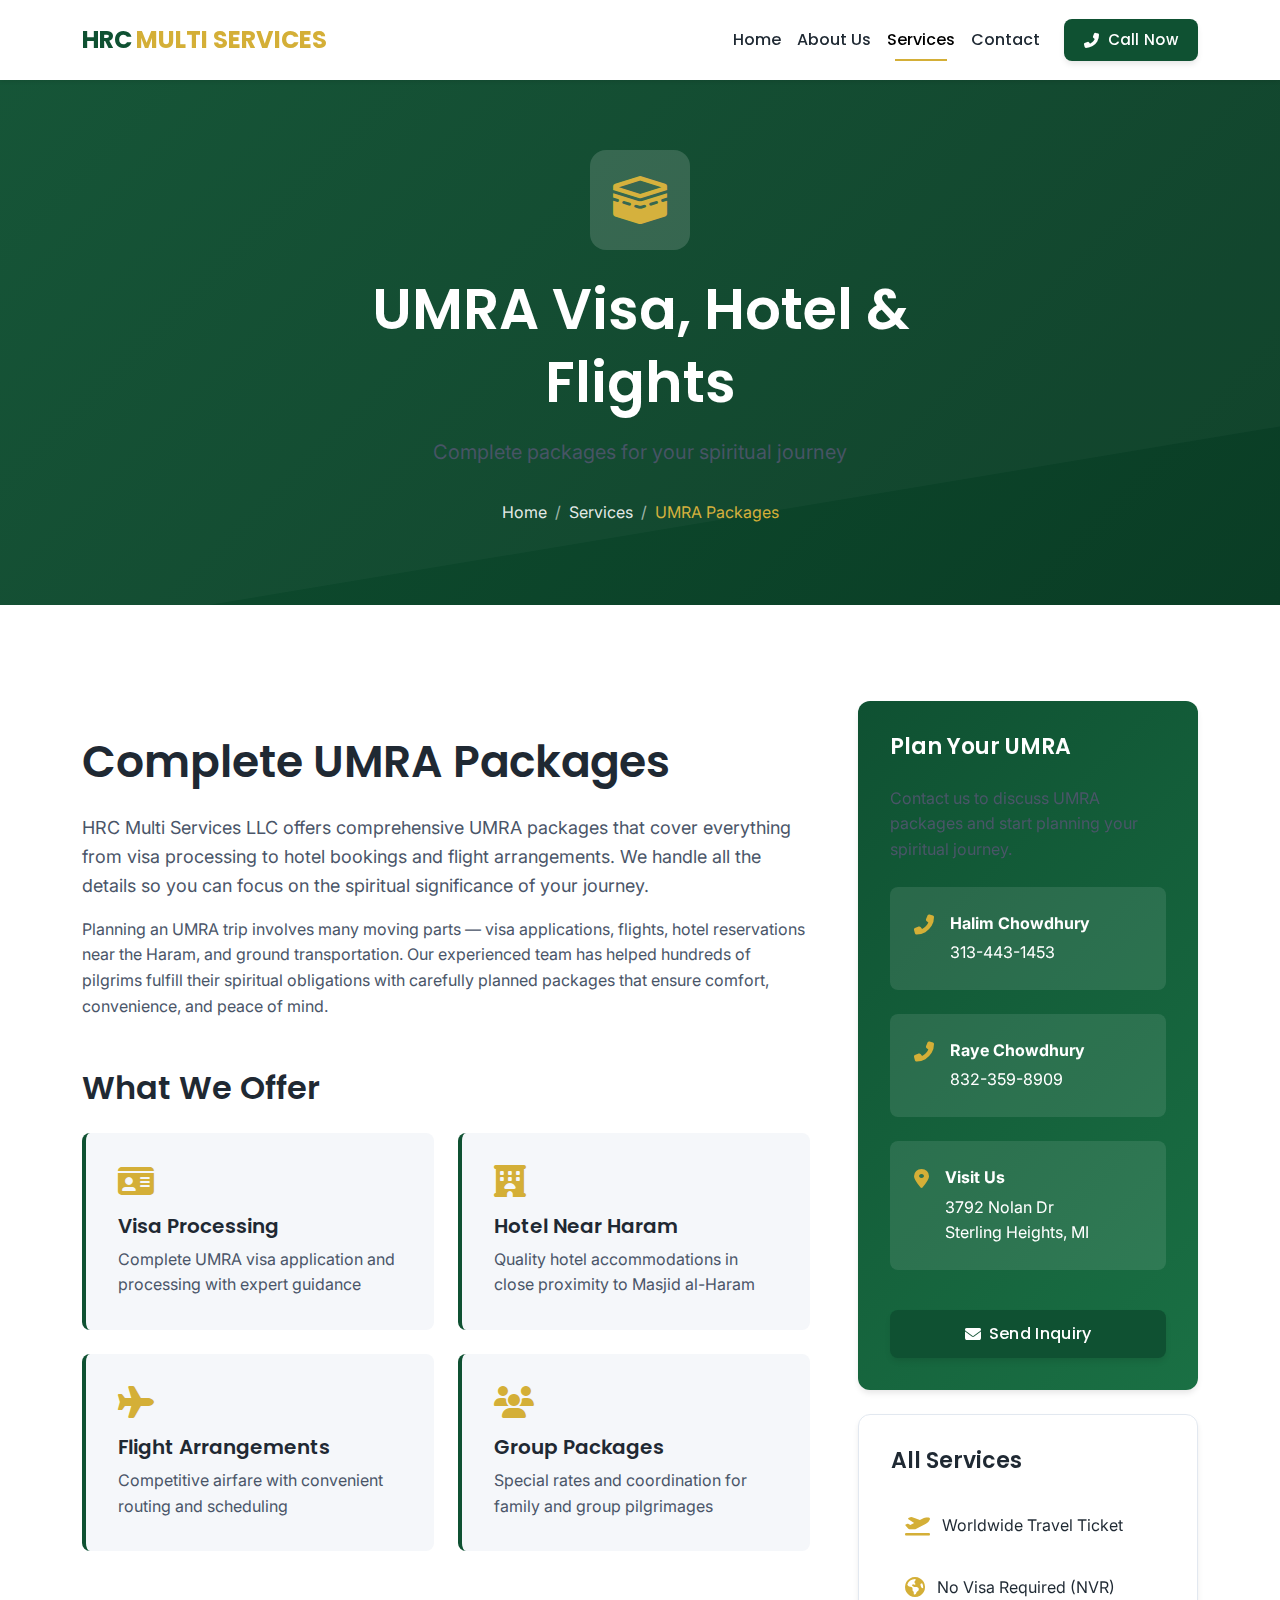
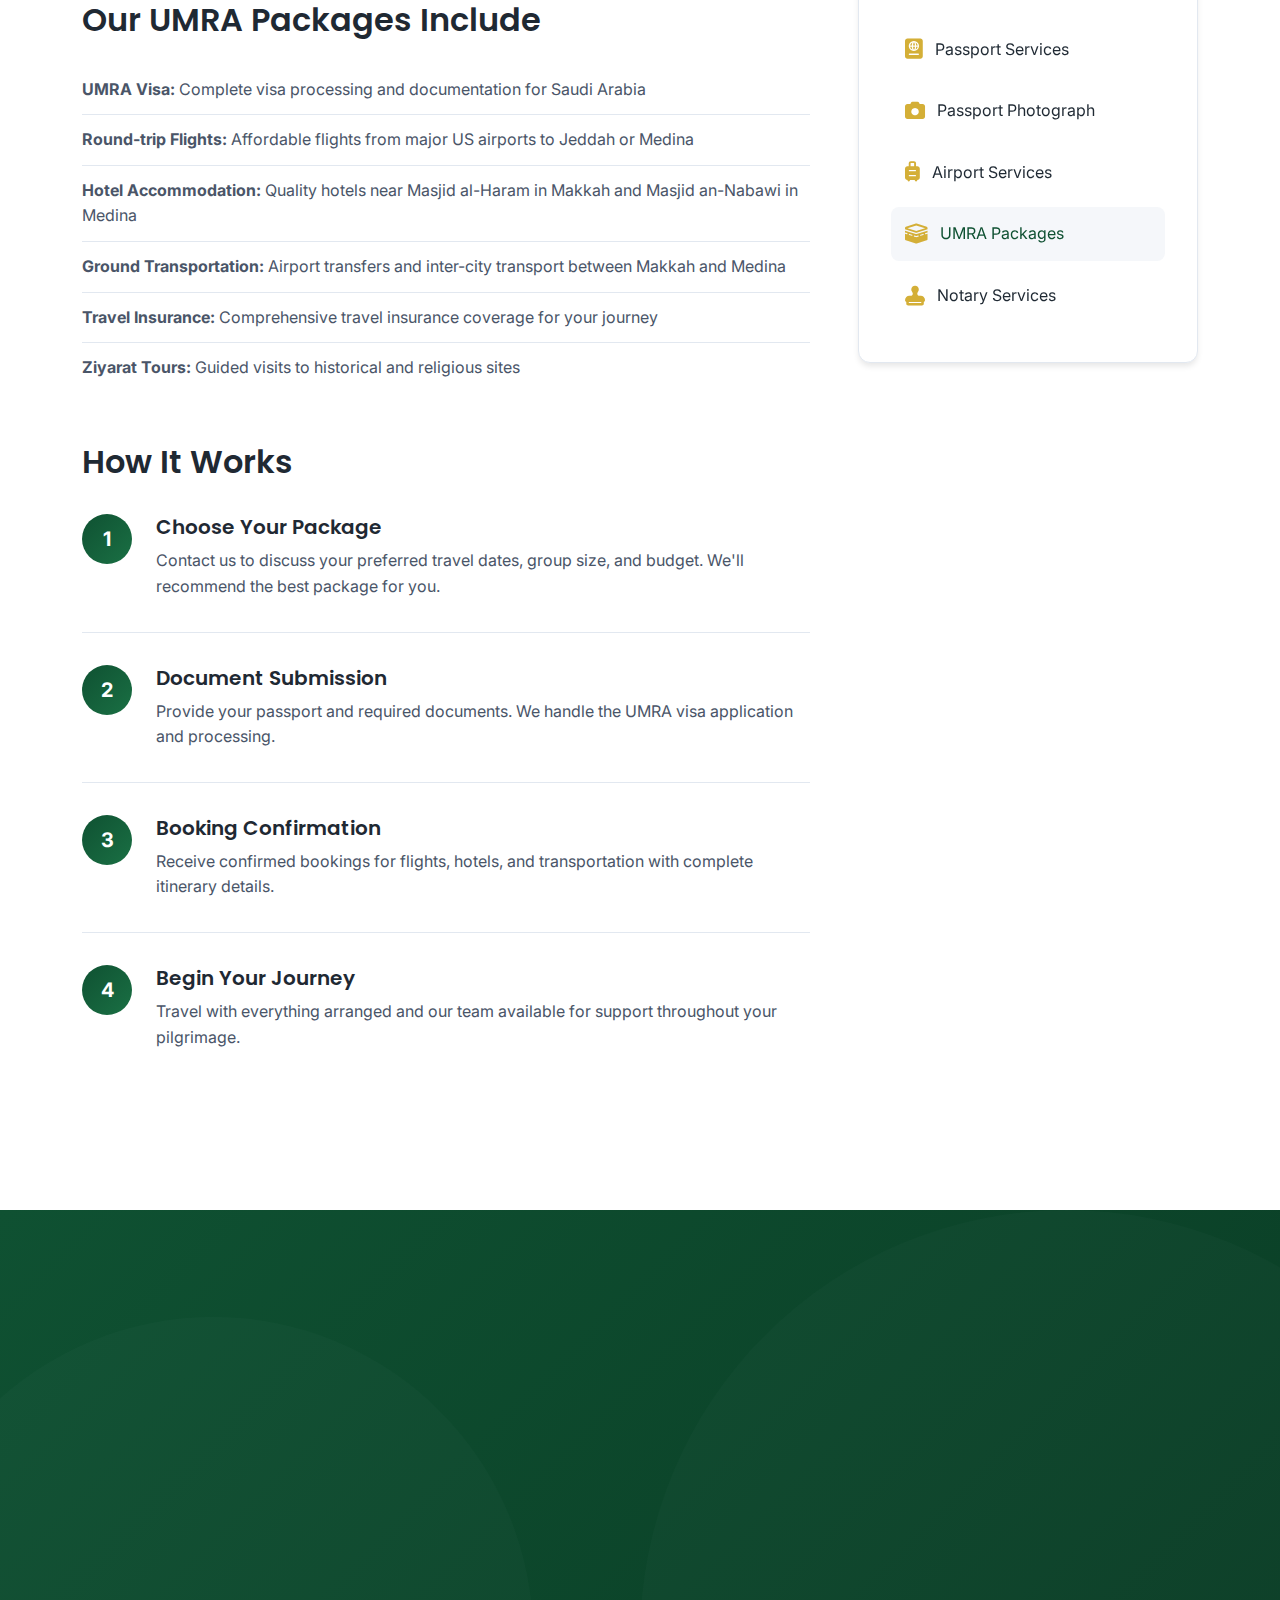
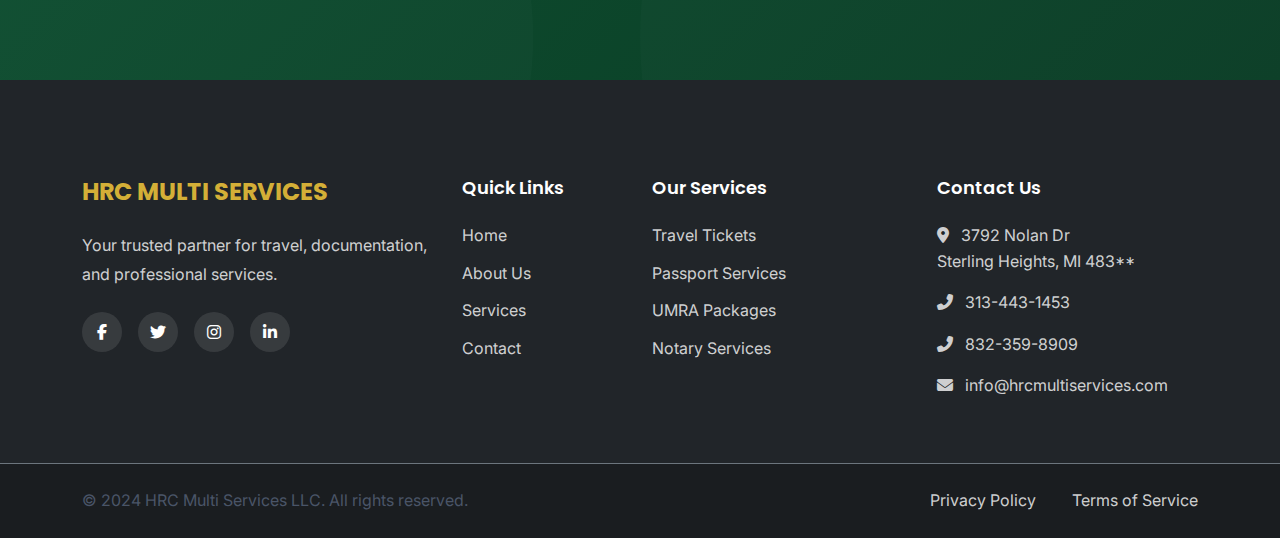
<file: service-umra.html>
<!DOCTYPE html>
<html lang="en">
<head>
    <meta charset="UTF-8">
    <meta name="viewport" content="width=device-width, initial-scale=1.0">
    <meta name="description" content="Complete UMRA packages at HRC Multi Services LLC. Visa processing, hotel bookings near Haram, flight arrangements, and group packages for your spiritual journey.">
    <title>UMRA Visa, Hotel & Flights | HRC Multi Services LLC</title>

    <link href="https://cdn.jsdelivr.net/npm/bootstrap@5.3.2/dist/css/bootstrap.min.css" rel="stylesheet">
    <link href="https://fonts.googleapis.com/css2?family=Poppins:wght@300;400;500;600;700;800&family=Inter:wght@300;400;500;600;700&display=swap" rel="stylesheet">
    <link rel="stylesheet" href="https://cdnjs.cloudflare.com/ajax/libs/font-awesome/6.5.1/css/all.min.css">
    <link rel="stylesheet" href="css/style.css">
</head>
<body>

    <!-- Header -->
    <header class="header-main" id="header">
        <nav class="navbar navbar-expand-lg navbar-light bg-white fixed-top shadow-sm">
            <div class="container">
                <a class="navbar-brand" href="index.html">
                    <span class="brand-text">HRC</span>
                    <span class="brand-accent">MULTI SERVICES</span>
                </a>

                <button class="navbar-toggler" type="button" data-bs-toggle="collapse" data-bs-target="#navbarNav">
                    <span class="navbar-toggler-icon"></span>
                </button>

                <div class="collapse navbar-collapse" id="navbarNav">
                    <ul class="navbar-nav ms-auto align-items-lg-center">
                        <li class="nav-item">
                            <a class="nav-link" href="index.html">Home</a>
                        </li>
                        <li class="nav-item">
                            <a class="nav-link" href="about.html">About Us</a>
                        </li>
                        <li class="nav-item">
                            <a class="nav-link active" href="services.html">Services</a>
                        </li>
                        <li class="nav-item">
                            <a class="nav-link" href="contact.html">Contact</a>
                        </li>
                        <li class="nav-item ms-lg-3">
                            <a class="btn btn-primary btn-nav-cta" href="tel:3134431453">
                                <i class="fas fa-phone-alt me-2"></i>Call Now
                            </a>
                        </li>
                    </ul>
                </div>
            </div>
        </nav>
    </header>

    <!-- Service Header -->
    <section class="service-header">
        <div class="service-header-overlay"></div>
        <div class="container">
            <div class="row">
                <div class="col-lg-8 mx-auto text-center">
                    <div class="service-icon-large mb-4">
                        <i class="fas fa-kaaba"></i>
                    </div>
                    <h1 class="service-page-title">UMRA Visa, Hotel & Flights</h1>
                    <p class="service-page-subtitle">Complete packages for your spiritual journey</p>
                    <nav aria-label="breadcrumb">
                        <ol class="breadcrumb justify-content-center">
                            <li class="breadcrumb-item"><a href="index.html">Home</a></li>
                            <li class="breadcrumb-item"><a href="services.html">Services</a></li>
                            <li class="breadcrumb-item active" aria-current="page">UMRA Packages</li>
                        </ol>
                    </nav>
                </div>
            </div>
        </div>
    </section>

    <!-- Service Content -->
    <section class="service-content py-5">
        <div class="container py-5">
            <div class="row g-5">
                <div class="col-lg-8">
                    <div class="service-details">
                        <h2 class="mb-4">Complete UMRA Packages</h2>
                        <p class="lead">HRC Multi Services LLC offers comprehensive UMRA packages that cover everything from visa processing to hotel bookings and flight arrangements. We handle all the details so you can focus on the spiritual significance of your journey.</p>

                        <p>Planning an UMRA trip involves many moving parts — visa applications, flights, hotel reservations near the Haram, and ground transportation. Our experienced team has helped hundreds of pilgrims fulfill their spiritual obligations with carefully planned packages that ensure comfort, convenience, and peace of mind.</p>

                        <h3 class="mt-5 mb-4">What We Offer</h3>
                        <div class="row g-4 mb-5">
                            <div class="col-md-6">
                                <div class="service-feature-box">
                                    <i class="fas fa-id-card"></i>
                                    <h4>Visa Processing</h4>
                                    <p>Complete UMRA visa application and processing with expert guidance</p>
                                </div>
                            </div>
                            <div class="col-md-6">
                                <div class="service-feature-box">
                                    <i class="fas fa-hotel"></i>
                                    <h4>Hotel Near Haram</h4>
                                    <p>Quality hotel accommodations in close proximity to Masjid al-Haram</p>
                                </div>
                            </div>
                            <div class="col-md-6">
                                <div class="service-feature-box">
                                    <i class="fas fa-plane"></i>
                                    <h4>Flight Arrangements</h4>
                                    <p>Competitive airfare with convenient routing and scheduling</p>
                                </div>
                            </div>
                            <div class="col-md-6">
                                <div class="service-feature-box">
                                    <i class="fas fa-users"></i>
                                    <h4>Group Packages</h4>
                                    <p>Special rates and coordination for family and group pilgrimages</p>
                                </div>
                            </div>
                        </div>

                        <h3 class="mt-5 mb-4">Our UMRA Packages Include</h3>
                        <ul class="destination-list">
                            <li><strong>UMRA Visa:</strong> Complete visa processing and documentation for Saudi Arabia</li>
                            <li><strong>Round-trip Flights:</strong> Affordable flights from major US airports to Jeddah or Medina</li>
                            <li><strong>Hotel Accommodation:</strong> Quality hotels near Masjid al-Haram in Makkah and Masjid an-Nabawi in Medina</li>
                            <li><strong>Ground Transportation:</strong> Airport transfers and inter-city transport between Makkah and Medina</li>
                            <li><strong>Travel Insurance:</strong> Comprehensive travel insurance coverage for your journey</li>
                            <li><strong>Ziyarat Tours:</strong> Guided visits to historical and religious sites</li>
                        </ul>

                        <h3 class="mt-5 mb-4">How It Works</h3>
                        <div class="process-steps">
                            <div class="step">
                                <div class="step-number">1</div>
                                <div class="step-content">
                                    <h4>Choose Your Package</h4>
                                    <p>Contact us to discuss your preferred travel dates, group size, and budget. We'll recommend the best package for you.</p>
                                </div>
                            </div>
                            <div class="step">
                                <div class="step-number">2</div>
                                <div class="step-content">
                                    <h4>Document Submission</h4>
                                    <p>Provide your passport and required documents. We handle the UMRA visa application and processing.</p>
                                </div>
                            </div>
                            <div class="step">
                                <div class="step-number">3</div>
                                <div class="step-content">
                                    <h4>Booking Confirmation</h4>
                                    <p>Receive confirmed bookings for flights, hotels, and transportation with complete itinerary details.</p>
                                </div>
                            </div>
                            <div class="step">
                                <div class="step-number">4</div>
                                <div class="step-content">
                                    <h4>Begin Your Journey</h4>
                                    <p>Travel with everything arranged and our team available for support throughout your pilgrimage.</p>
                                </div>
                            </div>
                        </div>
                    </div>
                </div>

                <!-- Sidebar -->
                <div class="col-lg-4">
                    <div class="service-sidebar">
                        <div class="sidebar-card contact-card mb-4">
                            <h3 class="sidebar-title">Plan Your UMRA</h3>
                            <p>Contact us to discuss UMRA packages and start planning your spiritual journey.</p>
                            <div class="contact-info">
                                <div class="contact-item">
                                    <i class="fas fa-phone-alt"></i>
                                    <div>
                                        <strong>Halim Chowdhury</strong>
                                        <a href="tel:3134431453">313-443-1453</a>
                                    </div>
                                </div>
                                <div class="contact-item">
                                    <i class="fas fa-phone-alt"></i>
                                    <div>
                                        <strong>Raye Chowdhury</strong>
                                        <a href="tel:8323598909">832-359-8909</a>
                                    </div>
                                </div>
                                <div class="contact-item">
                                    <i class="fas fa-map-marker-alt"></i>
                                    <div>
                                        <strong>Visit Us</strong>
                                        <span>3792 Nolan Dr<br>Sterling Heights, MI</span>
                                    </div>
                                </div>
                            </div>
                            <a href="contact.html" class="btn btn-primary w-100 mt-3">
                                <i class="fas fa-envelope me-2"></i>Send Inquiry
                            </a>
                        </div>

                        <div class="sidebar-card">
                            <h3 class="sidebar-title">All Services</h3>
                            <ul class="sidebar-services">
                                <li>
                                    <a href="service-travel.html">
                                        <i class="fas fa-plane-departure"></i>
                                        Worldwide Travel Ticket
                                    </a>
                                </li>
                                <li>
                                    <a href="service-nvr.html">
                                        <i class="fas fa-globe-americas"></i>
                                        No Visa Required (NVR)
                                    </a>
                                </li>
                                <li>
                                    <a href="service-passport.html">
                                        <i class="fas fa-passport"></i>
                                        Passport Services
                                    </a>
                                </li>
                                <li>
                                    <a href="service-photo.html">
                                        <i class="fas fa-camera"></i>
                                        Passport Photograph
                                    </a>
                                </li>
                                <li>
                                    <a href="service-airport.html">
                                        <i class="fas fa-suitcase-rolling"></i>
                                        Airport Services
                                    </a>
                                </li>
                                <li class="active">
                                    <a href="service-umra.html">
                                        <i class="fas fa-kaaba"></i>
                                        UMRA Packages
                                    </a>
                                </li>
                                <li>
                                    <a href="service-notary.html">
                                        <i class="fas fa-stamp"></i>
                                        Notary Services
                                    </a>
                                </li>
                            </ul>
                        </div>
                    </div>
                </div>
            </div>
        </div>
    </section>

    <!-- CTA Section -->
    <section class="cta-section py-5">
        <div class="container py-5">
            <div class="row">
                <div class="col-lg-10 mx-auto">
                    <div class="cta-box text-center" data-aos="zoom-in">
                        <h2 class="cta-title mb-4">Ready to Plan Your UMRA?</h2>
                        <p class="cta-text mb-5">Let us handle all the arrangements for your spiritual journey. Contact us today for package details and availability.</p>
                        <div class="cta-buttons">
                            <a href="contact.html" class="btn btn-light btn-lg me-3 mb-3">
                                <i class="fas fa-envelope me-2"></i>Contact Us
                            </a>
                            <a href="tel:3134431453" class="btn btn-outline-light btn-lg mb-3">
                                <i class="fas fa-phone-alt me-2"></i>313-443-1453
                            </a>
                        </div>
                    </div>
                </div>
            </div>
        </div>
    </section>

    <!-- Footer -->
    <footer class="footer bg-dark text-white pt-5">
        <div class="container py-5">
            <div class="row g-4">
                <div class="col-lg-4 col-md-6">
                    <h3 class="footer-brand mb-4">HRC MULTI SERVICES</h3>
                    <p class="footer-text mb-4">Your trusted partner for travel, documentation, and professional services.</p>
                    <div class="social-links">
                        <a href="#" class="social-link" aria-label="Facebook"><i class="fab fa-facebook-f"></i></a>
                        <a href="#" class="social-link" aria-label="Twitter"><i class="fab fa-twitter"></i></a>
                        <a href="#" class="social-link" aria-label="Instagram"><i class="fab fa-instagram"></i></a>
                        <a href="#" class="social-link" aria-label="LinkedIn"><i class="fab fa-linkedin-in"></i></a>
                    </div>
                </div>

                <div class="col-lg-2 col-md-6">
                    <h4 class="footer-heading mb-4">Quick Links</h4>
                    <ul class="footer-links list-unstyled">
                        <li><a href="index.html">Home</a></li>
                        <li><a href="about.html">About Us</a></li>
                        <li><a href="services.html">Services</a></li>
                        <li><a href="contact.html">Contact</a></li>
                    </ul>
                </div>

                <div class="col-lg-3 col-md-6">
                    <h4 class="footer-heading mb-4">Our Services</h4>
                    <ul class="footer-links list-unstyled">
                        <li><a href="service-travel.html">Travel Tickets</a></li>
                        <li><a href="service-passport.html">Passport Services</a></li>
                        <li><a href="service-umra.html">UMRA Packages</a></li>
                        <li><a href="service-notary.html">Notary Services</a></li>
                    </ul>
                </div>

                <div class="col-lg-3 col-md-6">
                    <h4 class="footer-heading mb-4">Contact Us</h4>
                    <ul class="footer-contact list-unstyled">
                        <li class="mb-3">
                            <i class="fas fa-map-marker-alt me-2"></i>
                            <span>3792 Nolan Dr<br>Sterling Heights, MI 483**</span>
                        </li>
                        <li class="mb-3">
                            <i class="fas fa-phone-alt me-2"></i>
                            <a href="tel:3134431453">313-443-1453</a>
                        </li>
                        <li class="mb-3">
                            <i class="fas fa-phone-alt me-2"></i>
                            <a href="tel:8323598909">832-359-8909</a>
                        </li>
                        <li>
                            <i class="fas fa-envelope me-2"></i>
                            <a href="mailto:info@hrcmultiservices.com">info@hrcmultiservices.com</a>
                        </li>
                    </ul>
                </div>
            </div>
        </div>

        <div class="footer-bottom py-4 border-top border-secondary">
            <div class="container">
                <div class="row align-items-center">
                    <div class="col-md-6 text-center text-md-start mb-3 mb-md-0">
                        <p class="mb-0">&copy; 2024 HRC Multi Services LLC. All rights reserved.</p>
                    </div>
                    <div class="col-md-6 text-center text-md-end">
                        <a href="privacy-policy.html" class="footer-bottom-link me-3">Privacy Policy</a>
                        <a href="terms-of-service.html" class="footer-bottom-link">Terms of Service</a>
                    </div>
                </div>
            </div>
        </div>
    </footer>

    <button class="back-to-top" id="backToTop" aria-label="Back to top">
        <i class="fas fa-chevron-up"></i>
    </button>

    <script src="https://cdn.jsdelivr.net/npm/bootstrap@5.3.2/dist/js/bootstrap.bundle.min.js"></script>
    <script src="https://unpkg.com/aos@2.3.1/dist/aos.js"></script>
    <script src="js/main.js"></script>
</body>
</html>
</file>
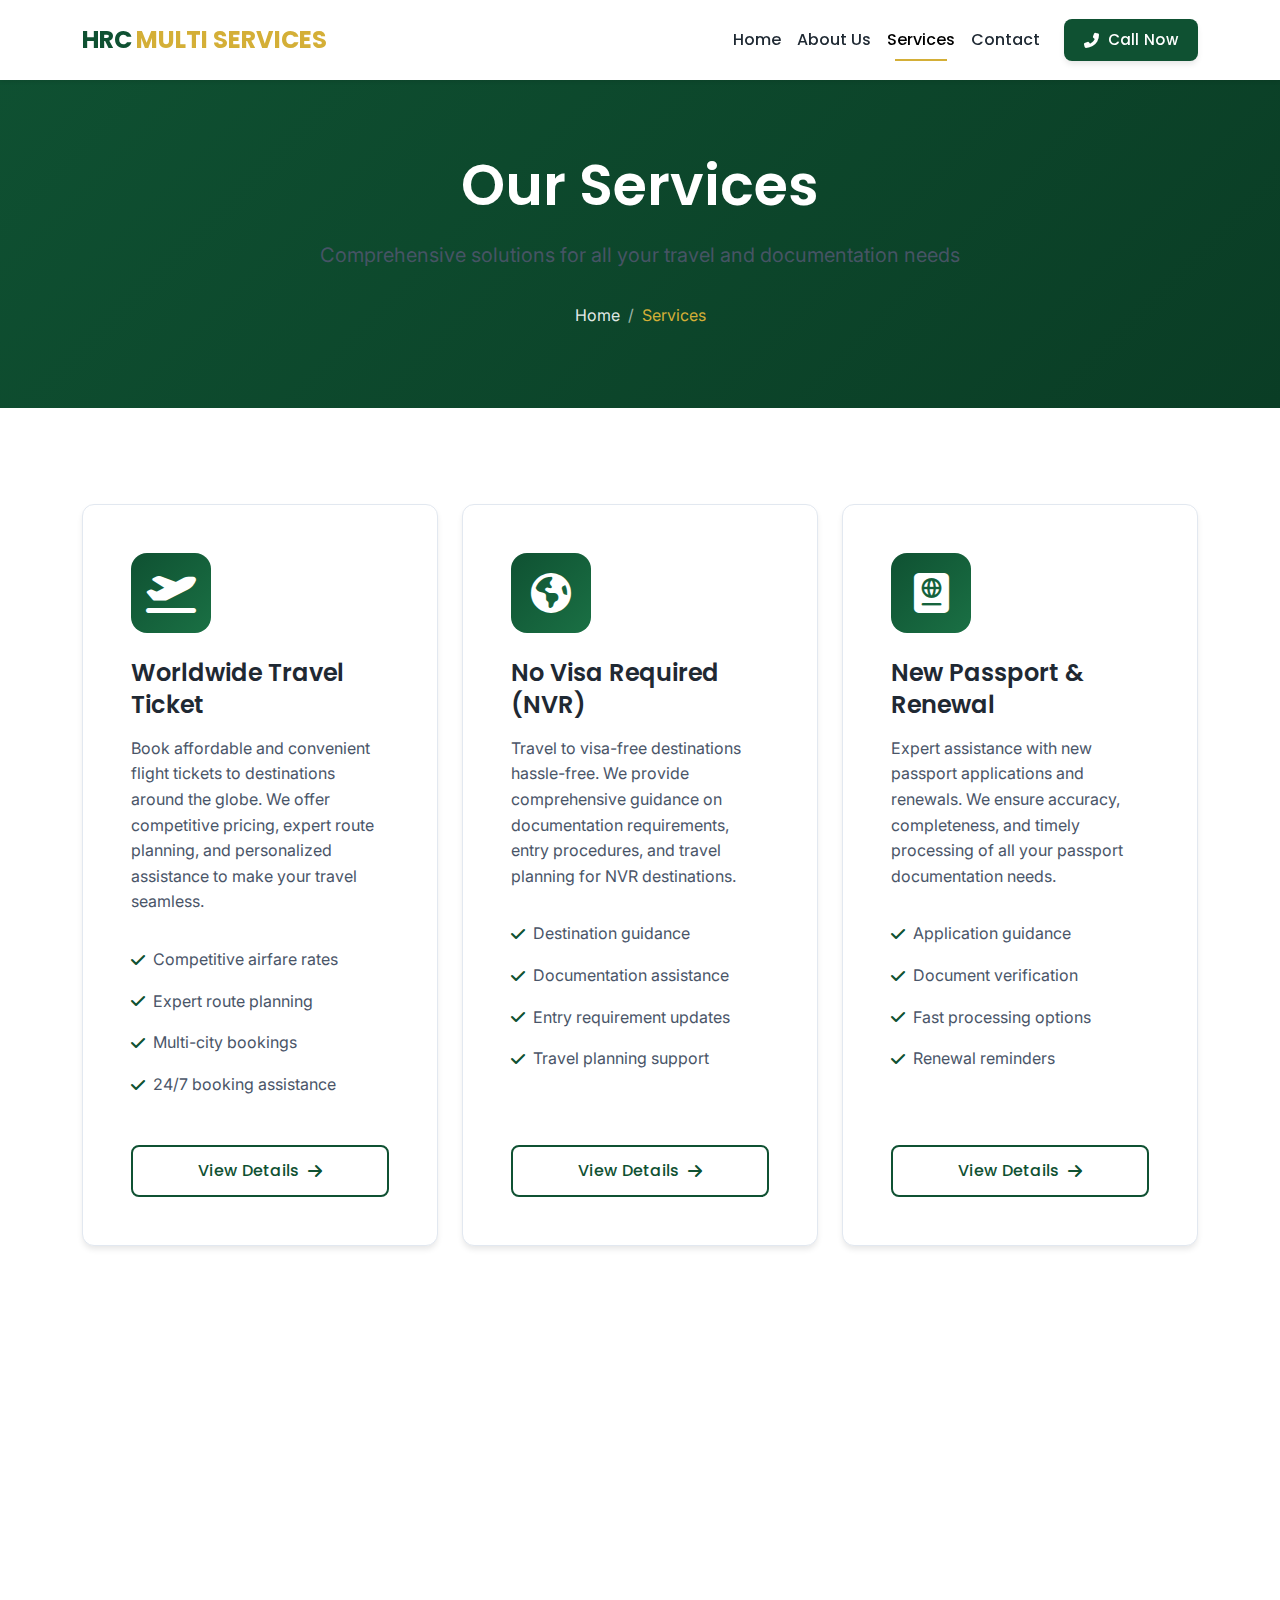
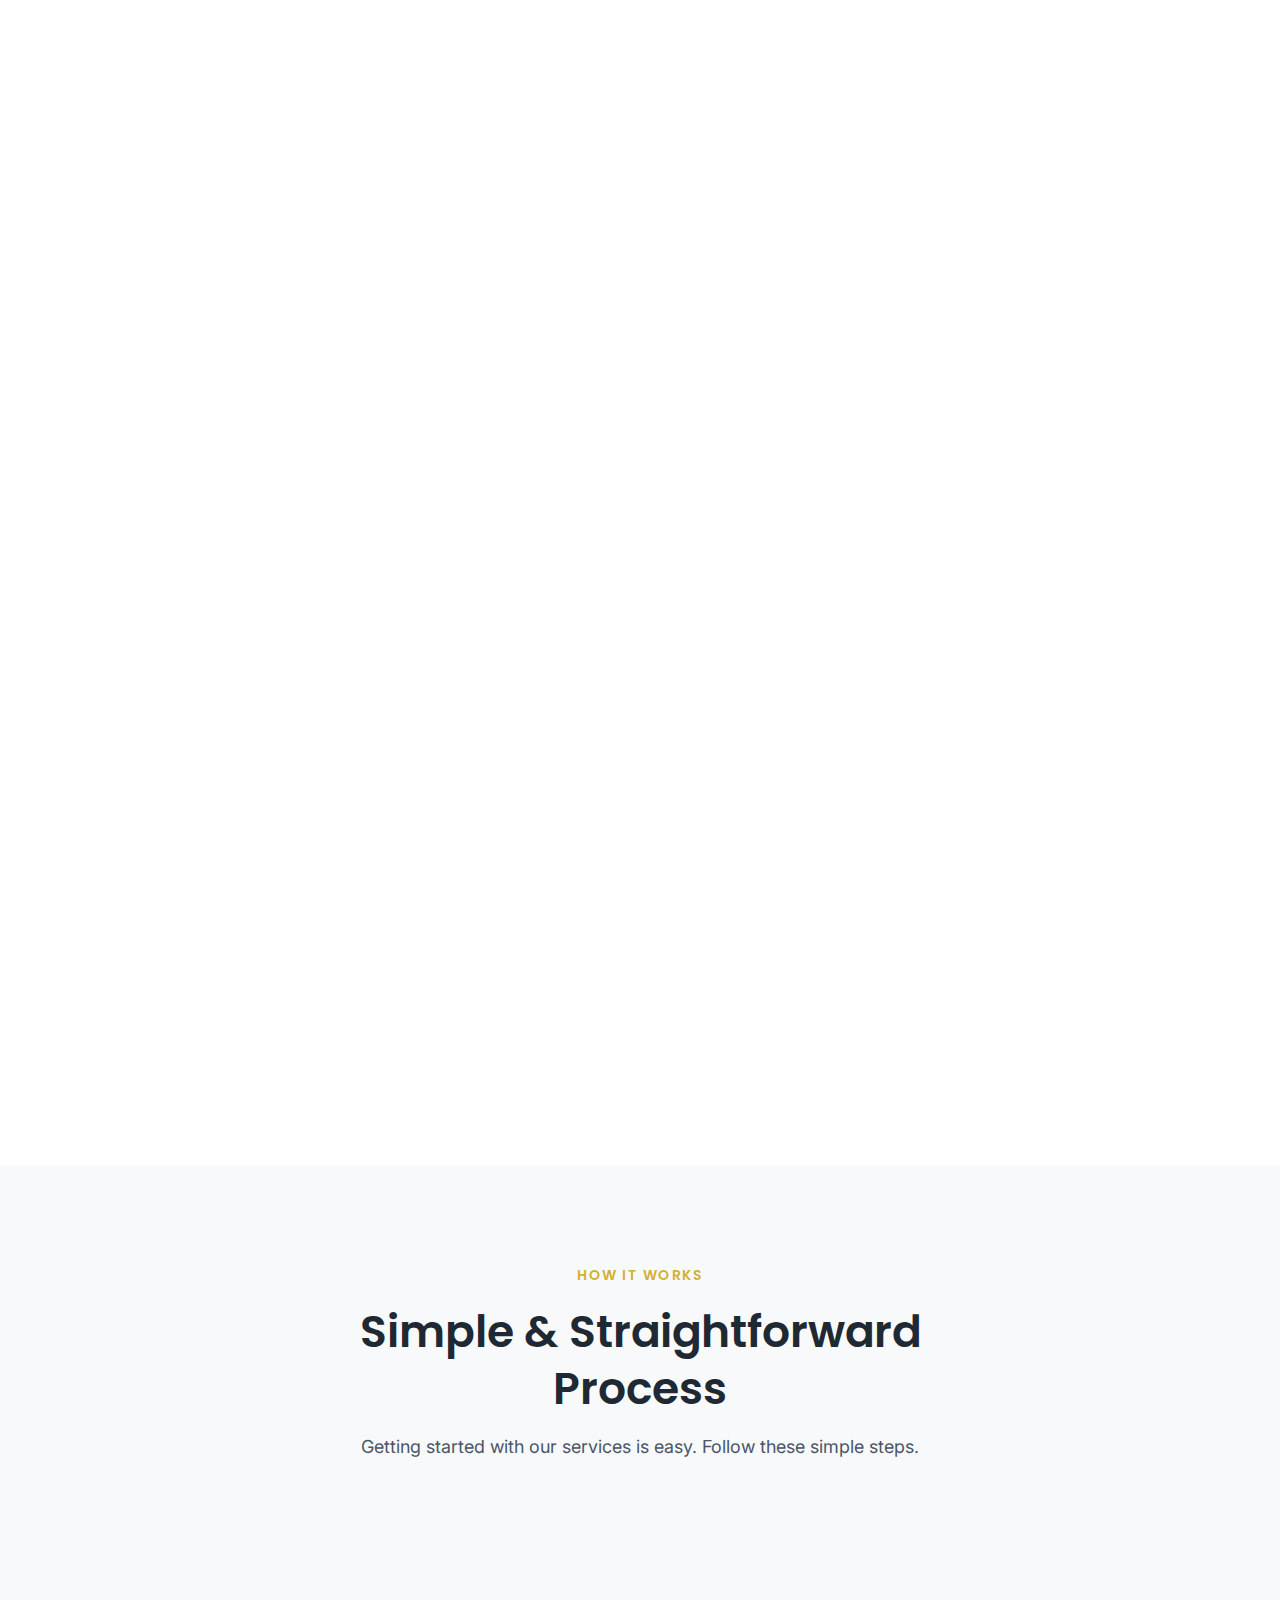
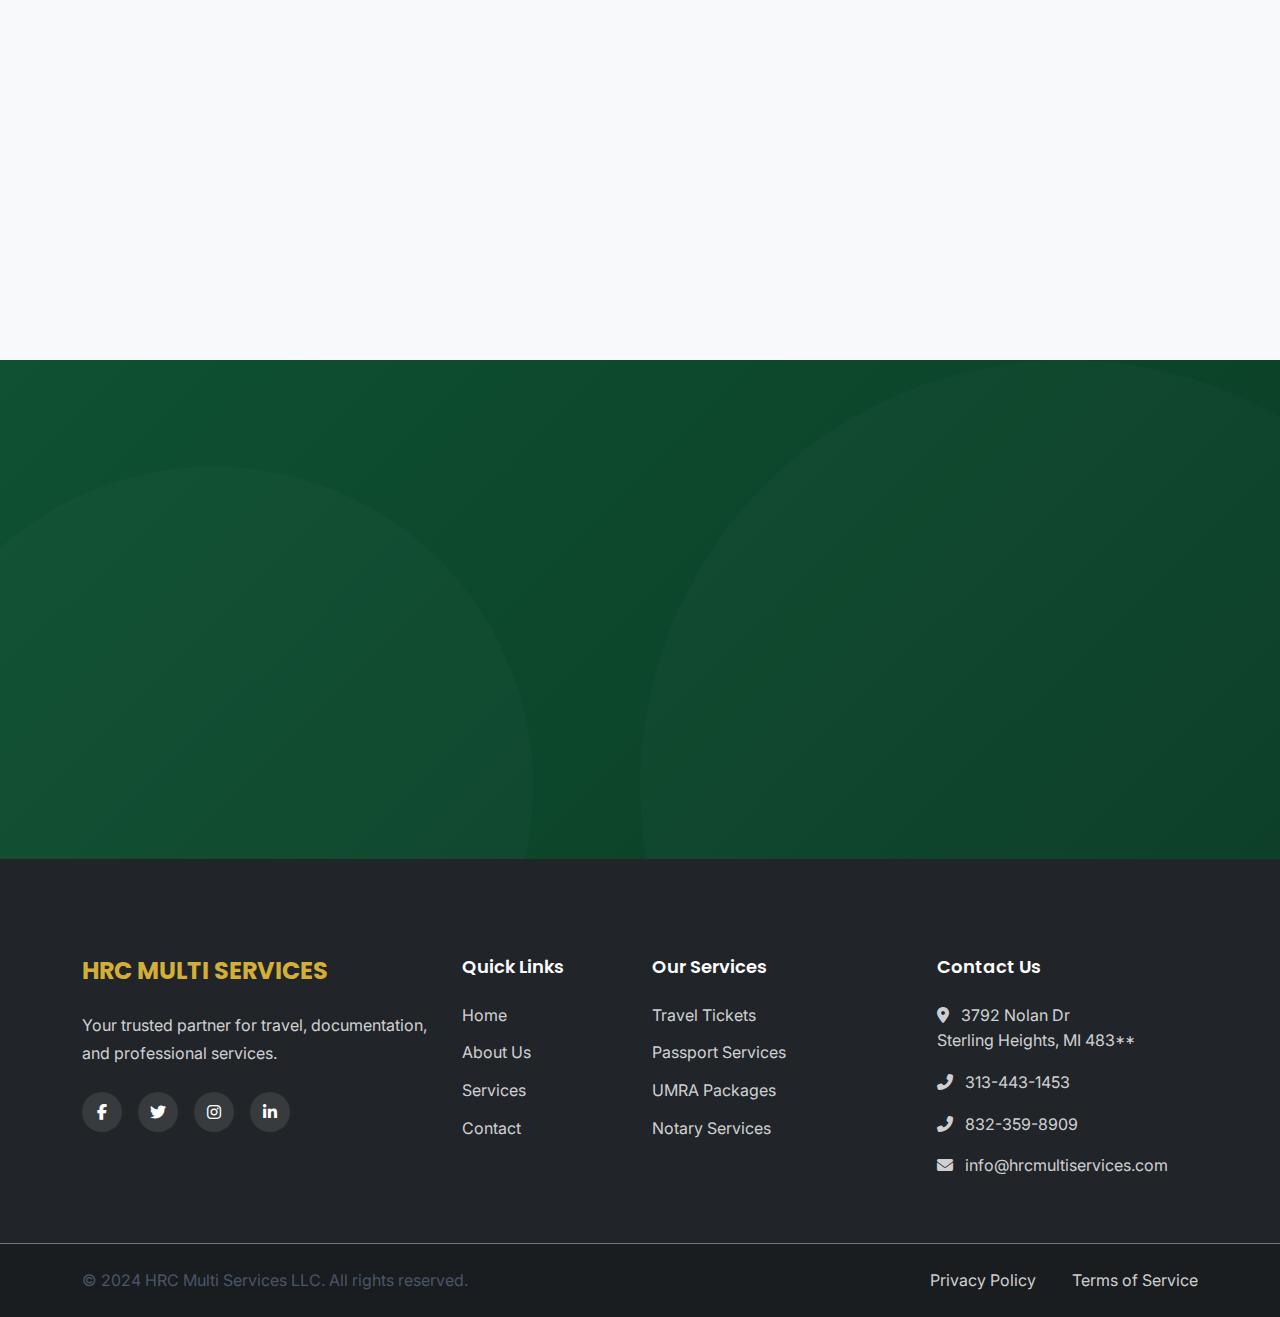
<file: services.html>
<!DOCTYPE html>
<html lang="en">
<head>
    <meta charset="UTF-8">
    <meta name="viewport" content="width=device-width, initial-scale=1.0">
    <meta name="description" content="Explore our comprehensive range of services including travel tickets, passport services, visa assistance, notary services, and more at HRC Multi Services LLC.">
    <meta name="keywords" content="travel services, passport renewal, visa services, notary public, airport assistance, UMRA packages">
    <title>Our Services | HRC Multi Services LLC</title>
    
    <link href="https://cdn.jsdelivr.net/npm/bootstrap@5.3.2/dist/css/bootstrap.min.css" rel="stylesheet">
    <link href="https://fonts.googleapis.com/css2?family=Poppins:wght@300;400;500;600;700;800&family=Inter:wght@300;400;500;600;700&display=swap" rel="stylesheet">
    <link rel="stylesheet" href="https://cdnjs.cloudflare.com/ajax/libs/font-awesome/6.5.1/css/all.min.css">
    <link rel="stylesheet" href="css/style.css">
</head>
<body>
    
    <!-- Header -->
    <header class="header-main" id="header">
        <nav class="navbar navbar-expand-lg navbar-light bg-white fixed-top shadow-sm">
            <div class="container">
                <a class="navbar-brand" href="index.html">
                    <span class="brand-text">HRC</span>
                    <span class="brand-accent">MULTI SERVICES</span>
                </a>
                
                <button class="navbar-toggler" type="button" data-bs-toggle="collapse" data-bs-target="#navbarNav">
                    <span class="navbar-toggler-icon"></span>
                </button>
                
                <div class="collapse navbar-collapse" id="navbarNav">
                    <ul class="navbar-nav ms-auto align-items-lg-center">
                        <li class="nav-item">
                            <a class="nav-link" href="index.html">Home</a>
                        </li>
                        <li class="nav-item">
                            <a class="nav-link" href="about.html">About Us</a>
                        </li>
                        <li class="nav-item">
                            <a class="nav-link active" href="services.html">Services</a>
                        </li>
                        <li class="nav-item">
                            <a class="nav-link" href="contact.html">Contact</a>
                        </li>
                        <li class="nav-item ms-lg-3">
                            <a class="btn btn-primary btn-nav-cta" href="tel:3134431453">
                                <i class="fas fa-phone-alt me-2"></i>Call Now
                            </a>
                        </li>
                    </ul>
                </div>
            </div>
        </nav>
    </header>

    <!-- Page Header -->
    <section class="page-header">
        <div class="container">
            <div class="row">
                <div class="col-lg-8 mx-auto text-center">
                    <h1 class="page-title">Our Services</h1>
                    <p class="page-subtitle">Comprehensive solutions for all your travel and documentation needs</p>
                    <nav aria-label="breadcrumb">
                        <ol class="breadcrumb justify-content-center">
                            <li class="breadcrumb-item"><a href="index.html">Home</a></li>
                            <li class="breadcrumb-item active" aria-current="page">Services</li>
                        </ol>
                    </nav>
                </div>
            </div>
        </div>
    </section>

    <!-- Services Grid -->
    <!-- WordPress: WP_Query loop for custom post type 'services' -->
    <section class="services-grid-section py-5">
        <div class="container py-5">
            <div class="row g-4">
                <!-- Service 1 -->
                <div class="col-lg-4 col-md-6" data-aos="fade-up" data-aos-delay="100">
                    <div class="service-card-detailed">
                        <div class="service-card-icon">
                            <i class="fas fa-plane-departure"></i>
                        </div>
                        <h3 class="service-card-title">Worldwide Travel Ticket</h3>
                        <p class="service-card-description">Book affordable and convenient flight tickets to destinations around the globe. We offer competitive pricing, expert route planning, and personalized assistance to make your travel seamless.</p>
                        <ul class="service-features">
                            <li><i class="fas fa-check me-2"></i>Competitive airfare rates</li>
                            <li><i class="fas fa-check me-2"></i>Expert route planning</li>
                            <li><i class="fas fa-check me-2"></i>Multi-city bookings</li>
                            <li><i class="fas fa-check me-2"></i>24/7 booking assistance</li>
                        </ul>
                        <a href="service-travel.html" class="btn btn-outline-primary w-100 mt-3">
                            View Details <i class="fas fa-arrow-right ms-2"></i>
                        </a>
                    </div>
                </div>
                
                <!-- Service 2 -->
                <div class="col-lg-4 col-md-6" data-aos="fade-up" data-aos-delay="200">
                    <div class="service-card-detailed">
                        <div class="service-card-icon">
                            <i class="fas fa-globe-americas"></i>
                        </div>
                        <h3 class="service-card-title">No Visa Required (NVR)</h3>
                        <p class="service-card-description">Travel to visa-free destinations hassle-free. We provide comprehensive guidance on documentation requirements, entry procedures, and travel planning for NVR destinations.</p>
                        <ul class="service-features">
                            <li><i class="fas fa-check me-2"></i>Destination guidance</li>
                            <li><i class="fas fa-check me-2"></i>Documentation assistance</li>
                            <li><i class="fas fa-check me-2"></i>Entry requirement updates</li>
                            <li><i class="fas fa-check me-2"></i>Travel planning support</li>
                        </ul>
                        <a href="service-nvr.html" class="btn btn-outline-primary w-100 mt-3">
                            View Details <i class="fas fa-arrow-right ms-2"></i>
                        </a>
                    </div>
                </div>
                
                <!-- Service 3 -->
                <div class="col-lg-4 col-md-6" data-aos="fade-up" data-aos-delay="300">
                    <div class="service-card-detailed">
                        <div class="service-card-icon">
                            <i class="fas fa-passport"></i>
                        </div>
                        <h3 class="service-card-title">New Passport & Renewal</h3>
                        <p class="service-card-description">Expert assistance with new passport applications and renewals. We ensure accuracy, completeness, and timely processing of all your passport documentation needs.</p>
                        <ul class="service-features">
                            <li><i class="fas fa-check me-2"></i>Application guidance</li>
                            <li><i class="fas fa-check me-2"></i>Document verification</li>
                            <li><i class="fas fa-check me-2"></i>Fast processing options</li>
                            <li><i class="fas fa-check me-2"></i>Renewal reminders</li>
                        </ul>
                        <a href="service-passport.html" class="btn btn-outline-primary w-100 mt-3">
                            View Details <i class="fas fa-arrow-right ms-2"></i>
                        </a>
                    </div>
                </div>
                
                <!-- Service 4 -->
                <div class="col-lg-4 col-md-6" data-aos="fade-up" data-aos-delay="100">
                    <div class="service-card-detailed">
                        <div class="service-card-icon">
                            <i class="fas fa-camera"></i>
                        </div>
                        <h3 class="service-card-title">Passport Photograph</h3>
                        <p class="service-card-description">Professional passport photos meeting all official specifications and requirements. Quick service with guaranteed compliance to international standards.</p>
                        <ul class="service-features">
                            <li><i class="fas fa-check me-2"></i>Official specifications</li>
                            <li><i class="fas fa-check me-2"></i>Professional quality</li>
                            <li><i class="fas fa-check me-2"></i>Same-day service</li>
                            <li><i class="fas fa-check me-2"></i>Digital & print copies</li>
                        </ul>
                        <a href="service-photo.html" class="btn btn-outline-primary w-100 mt-3">
                            View Details <i class="fas fa-arrow-right ms-2"></i>
                        </a>
                    </div>
                </div>
                
                <!-- Service 5 -->
                <div class="col-lg-4 col-md-6" data-aos="fade-up" data-aos-delay="200">
                    <div class="service-card-detailed">
                        <div class="service-card-icon">
                            <i class="fas fa-suitcase-rolling"></i>
                        </div>
                        <h3 class="service-card-title">Airport Services</h3>
                        <p class="service-card-description">Comprehensive airport assistance including meet & greet, baggage help, wheelchair assistance, and complete travel coordination for a stress-free experience.</p>
                        <ul class="service-features">
                            <li><i class="fas fa-check me-2"></i>Meet & greet service</li>
                            <li><i class="fas fa-check me-2"></i>Baggage assistance</li>
                            <li><i class="fas fa-check me-2"></i>Wheelchair support</li>
                            <li><i class="fas fa-check me-2"></i>Check-in coordination</li>
                        </ul>
                        <a href="service-airport.html" class="btn btn-outline-primary w-100 mt-3">
                            View Details <i class="fas fa-arrow-right ms-2"></i>
                        </a>
                    </div>
                </div>
                
                <!-- Service 6 -->
                <div class="col-lg-4 col-md-6" data-aos="fade-up" data-aos-delay="300">
                    <div class="service-card-detailed">
                        <div class="service-card-icon">
                            <i class="fas fa-kaaba"></i>
                        </div>
                        <h3 class="service-card-title">UMRA Visa, Hotel & Flights</h3>
                        <p class="service-card-description">Complete UMRA packages including visa processing, hotel bookings, and flight arrangements. We handle all details for your spiritual journey with care and respect.</p>
                        <ul class="service-features">
                            <li><i class="fas fa-check me-2"></i>Visa processing</li>
                            <li><i class="fas fa-check me-2"></i>Hotel near Haram</li>
                            <li><i class="fas fa-check me-2"></i>Flight arrangements</li>
                            <li><i class="fas fa-check me-2"></i>Group packages</li>
                        </ul>
                        <a href="service-umra.html" class="btn btn-outline-primary w-100 mt-3">
                            View Details <i class="fas fa-arrow-right ms-2"></i>
                        </a>
                    </div>
                </div>
                
                <!-- Service 7 -->
                <div class="col-lg-4 col-md-6 mx-auto" data-aos="fade-up" data-aos-delay="400">
                    <div class="service-card-detailed">
                        <div class="service-card-icon">
                            <i class="fas fa-stamp"></i>
                        </div>
                        <h3 class="service-card-title">Notary Services</h3>
                        <p class="service-card-description">Licensed notary public services for all your legal document authentication needs. Professional, reliable, and compliant with state regulations.</p>
                        <ul class="service-features">
                            <li><i class="fas fa-check me-2"></i>Document notarization</li>
                            <li><i class="fas fa-check me-2"></i>Acknowledgments</li>
                            <li><i class="fas fa-check me-2"></i>Oath administration</li>
                            <li><i class="fas fa-check me-2"></i>Mobile notary available</li>
                        </ul>
                        <a href="service-notary.html" class="btn btn-outline-primary w-100 mt-3">
                            View Details <i class="fas fa-arrow-right ms-2"></i>
                        </a>
                    </div>
                </div>
            </div>
        </div>
    </section>

    <!-- Process Section -->
    <section class="process-section bg-light py-5">
        <div class="container py-5">
            <div class="row mb-5">
                <div class="col-lg-8 mx-auto text-center">
                    <span class="section-tag">How It Works</span>
                    <h2 class="section-title mb-3">Simple & Straightforward Process</h2>
                    <p class="section-description">Getting started with our services is easy. Follow these simple steps.</p>
                </div>
            </div>
            
            <div class="row g-4">
                <div class="col-lg-3 col-md-6" data-aos="fade-up" data-aos-delay="100">
                    <div class="process-card">
                        <div class="process-number">01</div>
                        <h3 class="process-title">Contact Us</h3>
                        <p class="process-text">Reach out via phone, email, or visit our office to discuss your needs.</p>
                    </div>
                </div>
                
                <div class="col-lg-3 col-md-6" data-aos="fade-up" data-aos-delay="200">
                    <div class="process-card">
                        <div class="process-number">02</div>
                        <h3 class="process-title">Consultation</h3>
                        <p class="process-text">Our experts will guide you through requirements and options available.</p>
                    </div>
                </div>
                
                <div class="col-lg-3 col-md-6" data-aos="fade-up" data-aos-delay="300">
                    <div class="process-card">
                        <div class="process-number">03</div>
                        <h3 class="process-title">Processing</h3>
                        <p class="process-text">We handle all paperwork and coordination efficiently and accurately.</p>
                    </div>
                </div>
                
                <div class="col-lg-3 col-md-6" data-aos="fade-up" data-aos-delay="400">
                    <div class="process-card">
                        <div class="process-number">04</div>
                        <h3 class="process-title">Completion</h3>
                        <p class="process-text">Receive your documents or travel plans ready for your journey.</p>
                    </div>
                </div>
            </div>
        </div>
    </section>

    <!-- CTA Section -->
    <section class="cta-section py-5">
        <div class="container py-5">
            <div class="row">
                <div class="col-lg-10 mx-auto">
                    <div class="cta-box text-center" data-aos="zoom-in">
                        <h2 class="cta-title mb-4">Need Assistance with Your Travel Plans?</h2>
                        <p class="cta-text mb-5">Our team of experts is ready to help you with any service you need. Contact us today to get started.</p>
                        <div class="cta-buttons">
                            <a href="contact.html" class="btn btn-light btn-lg me-3 mb-3">
                                <i class="fas fa-envelope me-2"></i>Contact Us
                            </a>
                            <a href="tel:3134431453" class="btn btn-outline-light btn-lg mb-3">
                                <i class="fas fa-phone-alt me-2"></i>313-443-1453
                            </a>
                        </div>
                    </div>
                </div>
            </div>
        </div>
    </section>

    <!-- Footer -->
    <footer class="footer bg-dark text-white pt-5">
        <div class="container py-5">
            <div class="row g-4">
                <div class="col-lg-4 col-md-6">
                    <h3 class="footer-brand mb-4">HRC MULTI SERVICES</h3>
                    <p class="footer-text mb-4">Your trusted partner for travel, documentation, and professional services.</p>
                    <div class="social-links">
                        <a href="#" class="social-link" aria-label="Facebook"><i class="fab fa-facebook-f"></i></a>
                        <a href="#" class="social-link" aria-label="Twitter"><i class="fab fa-twitter"></i></a>
                        <a href="#" class="social-link" aria-label="Instagram"><i class="fab fa-instagram"></i></a>
                        <a href="#" class="social-link" aria-label="LinkedIn"><i class="fab fa-linkedin-in"></i></a>
                    </div>
                </div>
                
                <div class="col-lg-2 col-md-6">
                    <h4 class="footer-heading mb-4">Quick Links</h4>
                    <ul class="footer-links list-unstyled">
                        <li><a href="index.html">Home</a></li>
                        <li><a href="about.html">About Us</a></li>
                        <li><a href="services.html">Services</a></li>
                        <li><a href="contact.html">Contact</a></li>
                    </ul>
                </div>
                
                <div class="col-lg-3 col-md-6">
                    <h4 class="footer-heading mb-4">Our Services</h4>
                    <ul class="footer-links list-unstyled">
                        <li><a href="service-travel.html">Travel Tickets</a></li>
                        <li><a href="service-passport.html">Passport Services</a></li>
                        <li><a href="service-umra.html">UMRA Packages</a></li>
                        <li><a href="service-notary.html">Notary Services</a></li>
                    </ul>
                </div>
                
                <div class="col-lg-3 col-md-6">
                    <h4 class="footer-heading mb-4">Contact Us</h4>
                    <ul class="footer-contact list-unstyled">
                        <li class="mb-3">
                            <i class="fas fa-map-marker-alt me-2"></i>
                            <span>3792 Nolan Dr<br>Sterling Heights, MI 483**</span>
                        </li>
                        <li class="mb-3">
                            <i class="fas fa-phone-alt me-2"></i>
                            <a href="tel:3134431453">313-443-1453</a>
                        </li>
                        <li class="mb-3">
                            <i class="fas fa-phone-alt me-2"></i>
                            <a href="tel:8323598909">832-359-8909</a>
                        </li>
                        <li>
                            <i class="fas fa-envelope me-2"></i>
                            <a href="mailto:info@hrcmultiservices.com">info@hrcmultiservices.com</a>
                        </li>
                    </ul>
                </div>
            </div>
        </div>
        
        <div class="footer-bottom py-4 border-top border-secondary">
            <div class="container">
                <div class="row align-items-center">
                    <div class="col-md-6 text-center text-md-start mb-3 mb-md-0">
                        <p class="mb-0">&copy; 2024 HRC Multi Services LLC. All rights reserved.</p>
                    </div>
                    <div class="col-md-6 text-center text-md-end">
                        <a href="privacy-policy.html" class="footer-bottom-link me-3">Privacy Policy</a>
                        <a href="terms-of-service.html" class="footer-bottom-link">Terms of Service</a>
                    </div>
                </div>
            </div>
        </div>
    </footer>

    <button class="back-to-top" id="backToTop">
        <i class="fas fa-chevron-up"></i>
    </button>

    <script src="https://cdn.jsdelivr.net/npm/bootstrap@5.3.2/dist/js/bootstrap.bundle.min.js"></script>
    <script src="https://unpkg.com/aos@2.3.1/dist/aos.js"></script>
    <script src="js/main.js"></script>
</body>
</html>
</file>
<file: css/style.css>
/*
=====================================================
HRC MULTI SERVICES LLC - Custom Stylesheet
Modern, Professional, Bangladeshi-Inspired Design
WordPress-Ready Structure
=====================================================
*/

/* ==================== ROOT VARIABLES ==================== */
:root {
    /* Brand Colors - Bangladeshi-Inspired Palette */
    --primary-green: #0F5132;
    --primary-green-light: #1a7044;
    --primary-green-dark: #0a3d25;
    --accent-gold: #D4AF37;
    --accent-gold-light: #e0c055;
    --accent-gold-dark: #b89225;
    
    /* Neutral Colors */
    --white: #FFFFFF;
    --light-gray: #F5F7FA;
    --medium-gray: #E2E8F0;
    --text-dark: #1F2933;
    --text-medium: #4A5568;
    --text-light: #718096;
    
    /* Functional Colors */
    --success: #10B981;
    --error: #EF4444;
    --warning: #F59E0B;
    --info: #3B82F6;
    
    /* Typography */
    --font-heading: 'Poppins', sans-serif;
    --font-body: 'Inter', sans-serif;
    
    /* Spacing */
    --spacing-xs: 0.5rem;
    --spacing-sm: 1rem;
    --spacing-md: 1.5rem;
    --spacing-lg: 2rem;
    --spacing-xl: 3rem;
    --spacing-2xl: 4rem;
    --spacing-3xl: 6rem;
    
    /* Border Radius */
    --radius-sm: 0.375rem;
    --radius-md: 0.5rem;
    --radius-lg: 0.75rem;
    --radius-xl: 1rem;
    
    /* Shadows */
    --shadow-sm: 0 1px 2px 0 rgba(0, 0, 0, 0.05);
    --shadow-md: 0 4px 6px -1px rgba(0, 0, 0, 0.1);
    --shadow-lg: 0 10px 15px -3px rgba(0, 0, 0, 0.1);
    --shadow-xl: 0 20px 25px -5px rgba(0, 0, 0, 0.1);
    
    /* Transitions */
    --transition-fast: 0.2s ease;
    --transition-base: 0.3s ease;
    --transition-slow: 0.5s ease;
}

/* ==================== GLOBAL RESET ==================== */
* {
    margin: 0;
    padding: 0;
    box-sizing: border-box;
}

html {
    scroll-behavior: smooth;
    font-size: 16px;
}

body {
    font-family: var(--font-body);
    color: var(--text-dark);
    line-height: 1.6;
    background-color: var(--white);
    overflow-x: hidden;
}

/* ==================== TYPOGRAPHY ==================== */
h1, h2, h3, h4, h5, h6 {
    font-family: var(--font-heading);
    font-weight: 600;
    line-height: 1.3;
    color: var(--text-dark);
    margin-bottom: var(--spacing-md);
}

h1 { font-size: clamp(2rem, 5vw, 3.5rem); }
h2 { font-size: clamp(1.75rem, 4vw, 2.75rem); }
h3 { font-size: clamp(1.5rem, 3vw, 2rem); }
h4 { font-size: clamp(1.25rem, 2.5vw, 1.5rem); }
h5 { font-size: 1.125rem; }
h6 { font-size: 1rem; }

p {
    margin-bottom: var(--spacing-sm);
    color: var(--text-medium);
}

a {
    color: var(--primary-green);
    text-decoration: none;
    transition: var(--transition-fast);
}

a:hover {
    color: var(--primary-green-light);
}

.lead {
    font-size: 1.125rem;
    font-weight: 400;
    color: var(--text-medium);
}

/* ==================== BUTTONS ==================== */
.btn {
    font-family: var(--font-heading);
    font-weight: 500;
    padding: 0.75rem 1.5rem;
    border-radius: var(--radius-md);
    transition: all var(--transition-base);
    display: inline-flex;
    align-items: center;
    justify-content: center;
    border: none;
    cursor: pointer;
    text-transform: none;
    letter-spacing: 0.3px;
}

.btn-primary {
    background-color: var(--primary-green);
    color: var(--white);
    box-shadow: var(--shadow-md);
}

.btn-primary:hover {
    background-color: var(--primary-green-light);
    color: var(--white);
    transform: translateY(-2px);
    box-shadow: var(--shadow-lg);
}

.btn-outline-primary {
    background-color: transparent;
    color: var(--primary-green);
    border: 2px solid var(--primary-green);
}

.btn-outline-primary:hover {
    background-color: var(--primary-green);
    color: var(--white);
    border-color: var(--primary-green);
}

.btn-outline-light {
    background-color: transparent;
    color: var(--white);
    border: 2px solid var(--white);
}

.btn-outline-light:hover {
    background-color: var(--white);
    color: var(--primary-green);
    border-color: var(--white);
}

.btn-lg {
    padding: 1rem 2rem;
    font-size: 1.125rem;
}

.btn-nav-cta {
    padding: 0.625rem 1.25rem;
    font-size: 0.9375rem;
}

/* ==================== HEADER / NAVIGATION ==================== */
/* WordPress: Compatible with wp_nav_menu() */
.header-main {
    position: relative;
    z-index: 1000;
}

.navbar {
    padding: 1rem 0;
    transition: all var(--transition-base);
}

.navbar.scrolled {
    padding: 0.5rem 0;
    box-shadow: var(--shadow-md);
}

.navbar-brand {
    font-family: var(--font-heading);
    font-weight: 700;
    font-size: 1.5rem;
    display: flex;
    align-items: center;
}

.brand-text {
    color: var(--primary-green);
}

.brand-accent {
    color: var(--accent-gold);
    margin-left: 0.25rem;
}

.nav-link {
    font-family: var(--font-heading);
    font-weight: 500;
    color: var(--text-dark);
    padding: 0.5rem 1rem;
    transition: var(--transition-fast);
    position: relative;
}

.nav-link:hover,
.nav-link.active {
    color: var(--primary-green);
}

.nav-link.active::after {
    content: '';
    position: absolute;
    bottom: 0;
    left: 1rem;
    right: 1rem;
    height: 2px;
    background-color: var(--accent-gold);
}

/* Mobile Navigation */
@media (max-width: 991px) {
    .navbar-collapse {
        background-color: var(--white);
        padding: 1rem;
        margin-top: 1rem;
        border-radius: var(--radius-md);
        box-shadow: var(--shadow-lg);
    }
    
    .nav-link.active::after {
        display: none;
    }
}

/* ==================== HERO SECTION ==================== */
/* WordPress: Featured Image - <?php the_post_thumbnail(); ?> */
.hero-section {
    position: relative;
    background: linear-gradient(135deg, var(--primary-green) 0%, var(--primary-green-dark) 100%);
    color: var(--white);
    padding-top: 80px;
    overflow: hidden;
}

.hero-overlay {
    position: absolute;
    top: 0;
    left: 0;
    right: 0;
    bottom: 0;
    background: url('data:image/svg+xml,<svg xmlns="http://www.w3.org/2000/svg" viewBox="0 0 1200 800"><path d="M0,400 Q300,200 600,400 T1200,400 L1200,800 L0,800 Z" fill="rgba(255,255,255,0.03)"/></svg>');
    background-size: cover;
    background-position: bottom;
    opacity: 0.5;
}

.hero-content {
    position: relative;
    z-index: 2;
}

.hero-title {
    font-size: clamp(2.5rem, 6vw, 4rem);
    font-weight: 700;
    margin-bottom: var(--spacing-md);
    line-height: 1.2;
    color: var(--white);
}

.text-accent {
    color: var(--accent-gold);
}

.hero-subtitle {
    font-size: clamp(1.125rem, 2vw, 1.375rem);
    opacity: 0.95;
    max-width: 700px;
    margin: 0 auto;
    color: var(--white);
}

.hero-cta {
    margin-top: var(--spacing-xl);
}

.hero-stats {
    margin-top: var(--spacing-3xl);
}

.stat-item {
    text-align: center;
}

.stat-number {
    font-size: clamp(2.5rem, 5vw, 3.5rem);
    font-weight: 700;
    color: var(--accent-gold);
    margin-bottom: 0.5rem;
    display: block;
}

.stat-label {
    font-size: 1rem;
    opacity: 0.9;
    margin: 0;
    color: var(--white);
}

/* ==================== SECTION STYLES ==================== */
.section-tag {
    display: inline-block;
    font-family: var(--font-heading);
    font-size: 0.875rem;
    font-weight: 600;
    text-transform: uppercase;
    letter-spacing: 1.5px;
    color: var(--accent-gold);
    margin-bottom: var(--spacing-sm);
}

.section-title {
    color: var(--text-dark);
    margin-bottom: var(--spacing-md);
}

.section-description {
    font-size: 1.125rem;
    color: var(--text-medium);
    max-width: 800px;
    margin: 0 auto;
}

/* ==================== SERVICE CARDS ==================== */
/* WordPress: Loop ready for custom post type 'services' */
.service-card {
    background: var(--white);
    padding: var(--spacing-xl);
    border-radius: var(--radius-lg);
    box-shadow: var(--shadow-md);
    transition: all var(--transition-base);
    height: 100%;
    display: flex;
    flex-direction: column;
    border: 1px solid var(--medium-gray);
}

.service-card:hover {
    transform: translateY(-8px);
    box-shadow: var(--shadow-xl);
    border-color: var(--accent-gold);
}

.service-icon {
    width: 70px;
    height: 70px;
    background: linear-gradient(135deg, var(--primary-green), var(--primary-green-light));
    color: var(--white);
    border-radius: var(--radius-lg);
    display: flex;
    align-items: center;
    justify-content: center;
    font-size: 2rem;
    margin-bottom: var(--spacing-md);
    transition: var(--transition-base);
}

.service-card:hover .service-icon {
    background: linear-gradient(135deg, var(--accent-gold), var(--accent-gold-light));
    transform: scale(1.1);
}

.service-card-title {
    font-size: 1.5rem;
    color: var(--text-dark);
    margin-bottom: var(--spacing-sm);
}

.service-card-text {
    color: var(--text-medium);
    margin-bottom: var(--spacing-md);
    flex-grow: 1;
}

.service-link {
    color: var(--primary-green);
    font-weight: 600;
    font-family: var(--font-heading);
    display: inline-flex;
    align-items: center;
    transition: var(--transition-fast);
}

.service-link:hover {
    color: var(--accent-gold);
    transform: translateX(5px);
}

/* Detailed Service Cards (Services Page) */
.service-card-detailed {
    background: var(--white);
    padding: var(--spacing-xl);
    border-radius: var(--radius-lg);
    box-shadow: var(--shadow-md);
    border: 1px solid var(--medium-gray);
    height: 100%;
    display: flex;
    flex-direction: column;
    transition: all var(--transition-base);
}

.service-card-detailed:hover {
    box-shadow: var(--shadow-xl);
    transform: translateY(-5px);
}

.service-card-icon {
    width: 80px;
    height: 80px;
    background: linear-gradient(135deg, var(--primary-green), var(--primary-green-light));
    color: var(--white);
    border-radius: var(--radius-xl);
    display: flex;
    align-items: center;
    justify-content: center;
    font-size: 2.5rem;
    margin-bottom: var(--spacing-md);
}

.service-card-description {
    color: var(--text-medium);
    margin-bottom: var(--spacing-md);
}

.service-features {
    list-style: none;
    padding: 0;
    margin-bottom: var(--spacing-md);
    flex-grow: 1;
}

.service-features li {
    padding: 0.5rem 0;
    color: var(--text-medium);
    display: flex;
    align-items: center;
}

.service-features li i {
    color: var(--primary-green);
    margin-right: 0.5rem;
}

/* ==================== WHY CHOOSE US SECTION ==================== */
.why-choose-section {
    padding: var(--spacing-3xl) 0;
}

.why-text {
    font-size: 1.125rem;
    color: var(--text-medium);
    margin-bottom: var(--spacing-lg);
}

.feature-item {
    display: flex;
    gap: var(--spacing-md);
    margin-bottom: var(--spacing-lg);
}

.feature-icon {
    width: 40px;
    height: 40px;
    background-color: var(--primary-green);
    color: var(--white);
    border-radius: 50%;
    display: flex;
    align-items: center;
    justify-content: center;
    font-size: 1.25rem;
    font-weight: 700;
    flex-shrink: 0;
}

.feature-content h3 {
    font-size: 1.25rem;
    margin-bottom: 0.5rem;
}

.feature-content p {
    color: var(--text-medium);
    margin: 0;
}

.image-wrapper {
    position: relative;
}

.experience-badge {
    position: absolute;
    bottom: 30px;
    left: 30px;
    background: linear-gradient(135deg, var(--primary-green), var(--primary-green-light));
    color: var(--white);
    padding: var(--spacing-md) var(--spacing-lg);
    border-radius: var(--radius-lg);
    box-shadow: var(--shadow-xl);
}

.badge-number {
    font-size: 2.5rem;
    font-weight: 700;
    margin: 0;
    line-height: 1;
}

.badge-text {
    font-size: 1rem;
    margin: 0;
    opacity: 0.95;
}

/* ==================== CTA SECTION ==================== */
.cta-section {
    background: linear-gradient(135deg, var(--primary-green) 0%, var(--primary-green-dark) 100%);
    position: relative;
    overflow: hidden;
}

.cta-section::before {
    content: '';
    position: absolute;
    top: 0;
    left: 0;
    right: 0;
    bottom: 0;
    background: url('data:image/svg+xml,<svg xmlns="http://www.w3.org/2000/svg" viewBox="0 0 1200 800"><circle cx="200" cy="400" r="300" fill="rgba(255,255,255,0.02)"/><circle cx="1000" cy="400" r="400" fill="rgba(255,255,255,0.02)"/></svg>');
    background-size: cover;
}

.cta-box {
    position: relative;
    z-index: 2;
    color: var(--white);
}

.cta-title {
    font-size: clamp(2rem, 4vw, 3rem);
    color: var(--white);
}

.cta-text {
    font-size: 1.25rem;
    opacity: 0.95;
}

/* ==================== FOOTER ==================== */
/* WordPress: Dynamic widgets - dynamic_sidebar() */
.footer {
    background-color: #0a2818;
}

.footer-brand {
    font-family: var(--font-heading);
    font-size: 1.5rem;
    font-weight: 700;
    color: var(--accent-gold);
}

.footer-text {
    color: rgba(255, 255, 255, 0.8);
    line-height: 1.8;
}

.footer-heading {
    font-size: 1.125rem;
    font-weight: 600;
    color: var(--white);
    margin-bottom: var(--spacing-md);
}

.footer-links li {
    margin-bottom: 0.75rem;
}

.footer-links a {
    color: rgba(255, 255, 255, 0.8);
    transition: var(--transition-fast);
    display: inline-block;
}

.footer-links a:hover {
    color: var(--accent-gold);
    transform: translateX(5px);
}

.footer-contact li {
    color: rgba(255, 255, 255, 0.8);
    margin-bottom: 0.75rem;
}

.footer-contact a {
    color: rgba(255, 255, 255, 0.8);
}

.footer-contact a:hover {
    color: var(--accent-gold);
}

.social-links {
    display: flex;
    gap: 1rem;
    margin-top: var(--spacing-md);
}

.social-link {
    width: 40px;
    height: 40px;
    background-color: rgba(255, 255, 255, 0.1);
    color: var(--white);
    border-radius: 50%;
    display: flex;
    align-items: center;
    justify-content: center;
    transition: var(--transition-base);
}

.social-link:hover {
    background-color: var(--accent-gold);
    color: var(--white);
    transform: translateY(-3px);
}

.footer-bottom {
    background-color: rgba(0, 0, 0, 0.2);
}

.footer-bottom-link {
    color: rgba(255, 255, 255, 0.8);
    margin-left: 1rem;
    transition: var(--transition-fast);
}

.footer-bottom-link:hover {
    color: var(--accent-gold);
}

/* ==================== PAGE HEADER ==================== */
.page-header {
    background: linear-gradient(135deg, var(--primary-green) 0%, var(--primary-green-dark) 100%);
    color: var(--white);
    padding: 150px 0 80px;
    text-align: center;
}

.page-title {
    font-size: clamp(2.5rem, 5vw, 3.5rem);
    color: var(--white);
    margin-bottom: var(--spacing-sm);
}

.page-subtitle {
    font-size: 1.25rem;
    opacity: 0.95;
    margin-bottom: var(--spacing-lg);
}

.breadcrumb {
    background-color: transparent;
    margin: 0;
    padding: 0;
}

.breadcrumb-item {
    color: rgba(255, 255, 255, 0.8);
}

.breadcrumb-item a {
    color: rgba(255, 255, 255, 0.9);
}

.breadcrumb-item a:hover {
    color: var(--accent-gold);
}

.breadcrumb-item.active {
    color: var(--accent-gold);
}

.breadcrumb-item + .breadcrumb-item::before {
    color: rgba(255, 255, 255, 0.6);
}

/* ==================== VALUE CARDS (About Page) ==================== */
.value-card {
    background: var(--white);
    padding: var(--spacing-xl);
    border-radius: var(--radius-lg);
    text-align: center;
    box-shadow: var(--shadow-md);
    border: 1px solid var(--medium-gray);
    transition: all var(--transition-base);
    height: 100%;
}

.value-card:hover {
    box-shadow: var(--shadow-xl);
    transform: translateY(-5px);
    border-color: var(--accent-gold);
}

.value-icon {
    width: 70px;
    height: 70px;
    background: linear-gradient(135deg, var(--primary-green), var(--primary-green-light));
    color: var(--white);
    border-radius: var(--radius-xl);
    display: flex;
    align-items: center;
    justify-content: center;
    font-size: 2rem;
    margin: 0 auto var(--spacing-md);
    transition: var(--transition-base);
}

.value-card:hover .value-icon {
    background: linear-gradient(135deg, var(--accent-gold), var(--accent-gold-light));
    transform: scale(1.1);
}

.value-title {
    font-size: 1.375rem;
    margin-bottom: var(--spacing-sm);
}

.value-text {
    color: var(--text-medium);
    margin: 0;
}

/* ==================== TEAM CARDS ==================== */
.team-card {
    background: var(--white);
    border-radius: var(--radius-lg);
    overflow: hidden;
    box-shadow: var(--shadow-md);
    transition: all var(--transition-base);
    border: 1px solid var(--medium-gray);
}

.team-card:hover {
    box-shadow: var(--shadow-xl);
    transform: translateY(-5px);
}

.team-image img {
    width: 100%;
    height: 350px;
    object-fit: cover;
}

.team-content {
    padding: var(--spacing-lg);
    text-align: center;
}

.team-name {
    font-size: 1.5rem;
    margin-bottom: 0.25rem;
}

.team-role {
    color: var(--accent-gold);
    font-weight: 600;
    margin-bottom: var(--spacing-sm);
}

.team-contact a {
    color: var(--primary-green);
    font-weight: 500;
}

.team-contact a:hover {
    color: var(--accent-gold);
}

/* ==================== STATS SECTION ==================== */
.stat-box {
    text-align: center;
}

.stat-number-large {
    font-size: clamp(3rem, 6vw, 4.5rem);
    font-weight: 700;
    margin-bottom: 0.5rem;
    color: var(--white);
}

.stat-label-large {
    font-size: 1.125rem;
    opacity: 0.95;
    margin: 0;
}

/* ==================== PROCESS CARDS ==================== */
.process-card {
    background: var(--white);
    padding: var(--spacing-xl);
    border-radius: var(--radius-lg);
    text-align: center;
    border: 2px solid var(--medium-gray);
    transition: all var(--transition-base);
    height: 100%;
}

.process-card:hover {
    border-color: var(--accent-gold);
    box-shadow: var(--shadow-lg);
    transform: translateY(-5px);
}

.process-number {
    width: 60px;
    height: 60px;
    background: linear-gradient(135deg, var(--primary-green), var(--primary-green-light));
    color: var(--white);
    border-radius: 50%;
    display: flex;
    align-items: center;
    justify-content: center;
    font-size: 1.5rem;
    font-weight: 700;
    margin: 0 auto var(--spacing-md);
    transition: var(--transition-base);
}

.process-card:hover .process-number {
    background: linear-gradient(135deg, var(--accent-gold), var(--accent-gold-light));
    transform: scale(1.15);
}

.process-title {
    font-size: 1.25rem;
    margin-bottom: var(--spacing-sm);
}

.process-text {
    color: var(--text-medium);
    margin: 0;
}

/* ==================== SERVICE DETAIL PAGE ==================== */
.service-header {
    background: linear-gradient(135deg, var(--primary-green) 0%, var(--primary-green-dark) 100%);
    color: var(--white);
    padding: 150px 0 80px;
    text-align: center;
    position: relative;
    overflow: hidden;
}

.service-header-overlay {
    position: absolute;
    top: 0;
    left: 0;
    right: 0;
    bottom: 0;
    background: url('data:image/svg+xml,<svg xmlns="http://www.w3.org/2000/svg" viewBox="0 0 1200 600"><polygon points="0,0 1200,0 1200,400 0,600" fill="rgba(255,255,255,0.03)"/></svg>');
    background-size: cover;
}

.service-icon-large {
    width: 100px;
    height: 100px;
    background: rgba(255, 255, 255, 0.15);
    border-radius: var(--radius-xl);
    display: inline-flex;
    align-items: center;
    justify-content: center;
    font-size: 3rem;
    color: var(--accent-gold);
}

.service-page-title {
    font-size: clamp(2.5rem, 5vw, 3.5rem);
    color: var(--white);
    margin-bottom: var(--spacing-sm);
}

.service-page-subtitle {
    font-size: 1.25rem;
    opacity: 0.95;
    margin-bottom: var(--spacing-lg);
}

.service-details h2,
.service-details h3 {
    color: var(--text-dark);
    margin-top: var(--spacing-lg);
}

.service-feature-box {
    background: var(--light-gray);
    padding: var(--spacing-lg);
    border-radius: var(--radius-md);
    border-left: 4px solid var(--primary-green);
    transition: var(--transition-base);
}

.service-feature-box:hover {
    background: var(--white);
    box-shadow: var(--shadow-md);
}

.service-feature-box i {
    font-size: 2rem;
    color: var(--accent-gold);
    margin-bottom: var(--spacing-sm);
}

.service-feature-box h4 {
    font-size: 1.25rem;
    margin-bottom: 0.5rem;
}

.service-feature-box p {
    margin: 0;
    color: var(--text-medium);
}

.destination-list {
    list-style: none;
    padding: 0;
}

.destination-list li {
    padding: 0.75rem 0;
    border-bottom: 1px solid var(--medium-gray);
    color: var(--text-medium);
}

.destination-list li:last-child {
    border-bottom: none;
}

.process-steps {
    margin-top: var(--spacing-lg);
}

.step {
    display: flex;
    gap: var(--spacing-md);
    margin-bottom: var(--spacing-lg);
    padding-bottom: var(--spacing-lg);
    border-bottom: 1px solid var(--medium-gray);
}

.step:last-child {
    border-bottom: none;
}

.step-number {
    width: 50px;
    height: 50px;
    background: linear-gradient(135deg, var(--primary-green), var(--primary-green-light));
    color: var(--white);
    border-radius: 50%;
    display: flex;
    align-items: center;
    justify-content: center;
    font-size: 1.25rem;
    font-weight: 700;
    flex-shrink: 0;
}

.step-content h4 {
    font-size: 1.25rem;
    margin-bottom: 0.5rem;
}

.step-content p {
    margin: 0;
    color: var(--text-medium);
}

/* ==================== SERVICE SIDEBAR ==================== */
.service-sidebar {
    position: sticky;
    top: 100px;
}

.sidebar-card {
    background: var(--white);
    padding: var(--spacing-lg);
    border-radius: var(--radius-lg);
    box-shadow: var(--shadow-md);
    border: 1px solid var(--medium-gray);
}

.sidebar-card.contact-card {
    background: linear-gradient(135deg, var(--primary-green), var(--primary-green-light));
    color: var(--white);
    border: none;
}

.sidebar-title {
    font-size: 1.375rem;
    margin-bottom: var(--spacing-md);
}

.contact-card .sidebar-title {
    color: var(--white);
}

.contact-info {
    margin-top: var(--spacing-md);
}

.contact-item {
    display: flex;
    gap: var(--spacing-sm);
    margin-bottom: var(--spacing-md);
    padding: var(--spacing-md);
    background: rgba(255, 255, 255, 0.1);
    border-radius: var(--radius-md);
}

.contact-item i {
    font-size: 1.25rem;
    color: var(--accent-gold);
    margin-top: 0.25rem;
    flex-shrink: 0;
}

.contact-item strong {
    display: block;
    margin-bottom: 0.25rem;
}

.contact-item a {
    color: var(--white);
    display: block;
}

.contact-item span {
    display: block;
    line-height: 1.6;
}

.sidebar-services {
    list-style: none;
    padding: 0;
    margin: 0;
}

.sidebar-services li {
    margin-bottom: 0.5rem;
}

.sidebar-services li a {
    display: flex;
    align-items: center;
    gap: 0.75rem;
    padding: 0.875rem;
    color: var(--text-dark);
    border-radius: var(--radius-md);
    transition: var(--transition-fast);
}

.sidebar-services li a:hover,
.sidebar-services li.active a {
    background-color: var(--light-gray);
    color: var(--primary-green);
}

.sidebar-services li a i {
    color: var(--accent-gold);
    font-size: 1.25rem;
}

/* ==================== CONTACT PAGE ==================== */
.contact-info-wrapper {
    background: var(--light-gray);
    padding: var(--spacing-xl);
    border-radius: var(--radius-lg);
    height: 100%;
}

.contact-info-card {
    background: var(--white);
    padding: var(--spacing-lg);
    border-radius: var(--radius-md);
    border-left: 4px solid var(--primary-green);
    display: flex;
    gap: var(--spacing-md);
}

.contact-info-icon {
    width: 50px;
    height: 50px;
    background: linear-gradient(135deg, var(--primary-green), var(--primary-green-light));
    color: var(--white);
    border-radius: var(--radius-md);
    display: flex;
    align-items: center;
    justify-content: center;
    font-size: 1.5rem;
    flex-shrink: 0;
}

.contact-info-content h4 {
    font-size: 1.125rem;
    margin-bottom: 0.5rem;
}

.contact-info-content p {
    margin: 0;
    color: var(--text-medium);
}

.contact-info-content a {
    color: var(--primary-green);
    font-weight: 500;
}

.contact-form-wrapper {
    background: var(--white);
    padding: var(--spacing-xl);
    border-radius: var(--radius-lg);
    box-shadow: var(--shadow-md);
    border: 1px solid var(--medium-gray);
}

.contact-form .form-label {
    font-weight: 500;
    color: var(--text-dark);
    margin-bottom: 0.5rem;
}

.contact-form .form-control,
.contact-form .form-select {
    padding: 0.875rem;
    border: 2px solid var(--medium-gray);
    border-radius: var(--radius-md);
    transition: var(--transition-fast);
}

.contact-form .form-control:focus,
.contact-form .form-select:focus {
    border-color: var(--primary-green);
    box-shadow: 0 0 0 0.2rem rgba(15, 81, 50, 0.15);
}

.map-container iframe {
    width: 100%;
    border-radius: var(--radius-lg);
}

/* ==================== BACK TO TOP BUTTON ==================== */
.back-to-top {
    position: fixed;
    bottom: 30px;
    right: 30px;
    width: 50px;
    height: 50px;
    background: linear-gradient(135deg, var(--primary-green), var(--primary-green-light));
    color: var(--white);
    border: none;
    border-radius: 50%;
    display: none;
    align-items: center;
    justify-content: center;
    font-size: 1.25rem;
    cursor: pointer;
    box-shadow: var(--shadow-lg);
    transition: all var(--transition-base);
    z-index: 999;
}

.back-to-top:hover {
    background: linear-gradient(135deg, var(--accent-gold), var(--accent-gold-light));
    transform: translateY(-5px);
}

.back-to-top.show {
    display: flex;
}

/* ==================== UTILITY CLASSES ==================== */
.img-fluid {
    max-width: 100%;
    height: auto;
}

.text-center {
    text-align: center;
}

.w-100 {
    width: 100%;
}

.mt-3 { margin-top: var(--spacing-sm); }
.mt-4 { margin-top: var(--spacing-md); }
.mt-5 { margin-top: var(--spacing-lg); }
.mb-3 { margin-bottom: var(--spacing-sm); }
.mb-4 { margin-bottom: var(--spacing-md); }
.mb-5 { margin-bottom: var(--spacing-lg); }
.py-5 { padding-top: var(--spacing-3xl); padding-bottom: var(--spacing-3xl); }

/* ==================== RESPONSIVE DESIGN ==================== */
@media (max-width: 991px) {
    .hero-section {
        padding-top: 100px;
    }
    
    .service-sidebar {
        position: static;
        margin-top: var(--spacing-xl);
    }
}

@media (max-width: 767px) {
    .hero-cta .btn {
        display: block;
        width: 100%;
        margin-bottom: var(--spacing-sm);
    }
    
    .process-steps .step {
        flex-direction: column;
        text-align: center;
    }
    
    .step-number {
        margin: 0 auto var(--spacing-md);
    }
    
    .feature-item {
        flex-direction: column;
        text-align: center;
    }
    
    .feature-icon {
        margin: 0 auto;
    }
}

/* ==================== ANIMATIONS (AOS Library) ==================== */
[data-aos] {
    opacity: 0;
    transition-property: opacity, transform;
}

[data-aos].aos-animate {
    opacity: 1;
}

[data-aos="fade-up"] {
    transform: translateY(30px);
}

[data-aos="fade-up"].aos-animate {
    transform: translateY(0);
}

[data-aos="fade-left"] {
    transform: translateX(-30px);
}

[data-aos="fade-left"].aos-animate {
    transform: translateX(0);
}

[data-aos="fade-right"] {
    transform: translateX(30px);
}

[data-aos="fade-right"].aos-animate {
    transform: translateX(0);
}

[data-aos="zoom-in"] {
    transform: scale(0.95);
}

[data-aos="zoom-in"].aos-animate {
    transform: scale(1);
}

/* ==================== PRINT STYLES ==================== */
@media print {
    .header-main,
    .footer,
    .back-to-top,
    .btn {
        display: none;
    }
}
</file>
